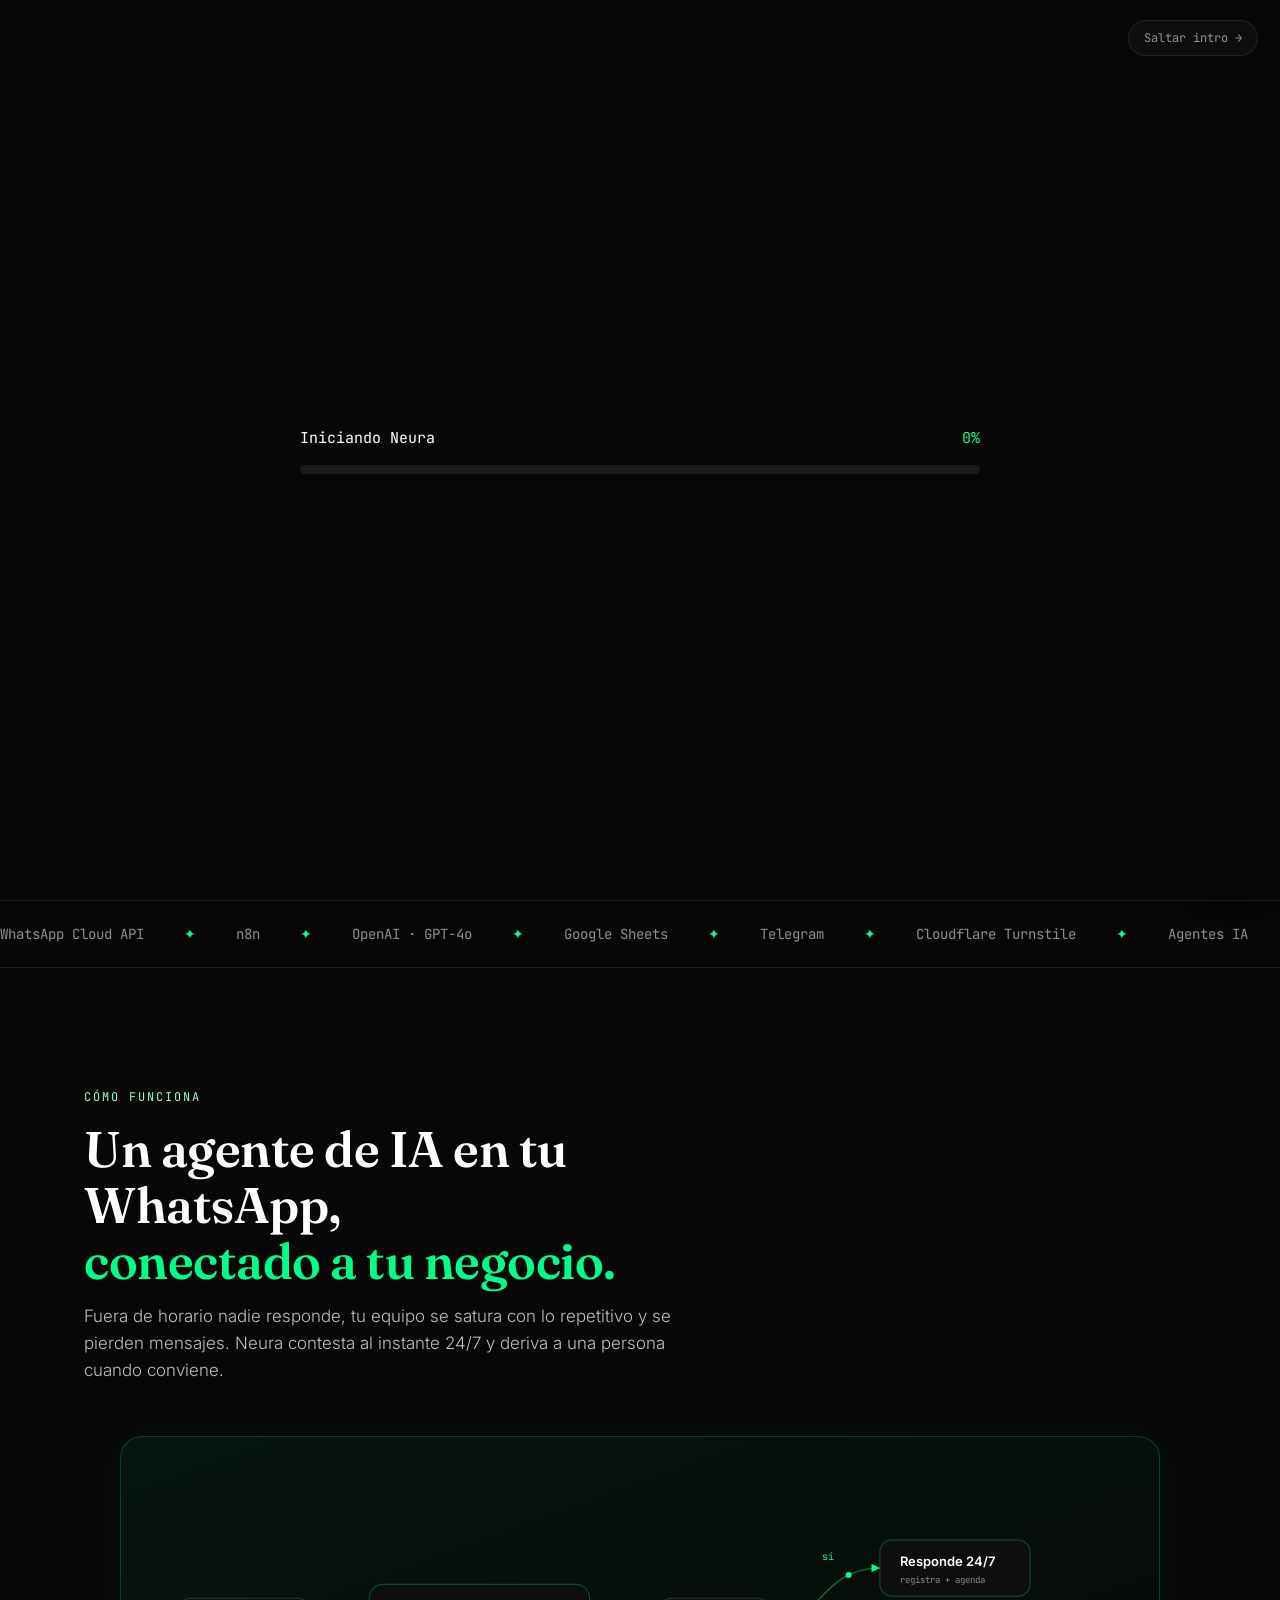
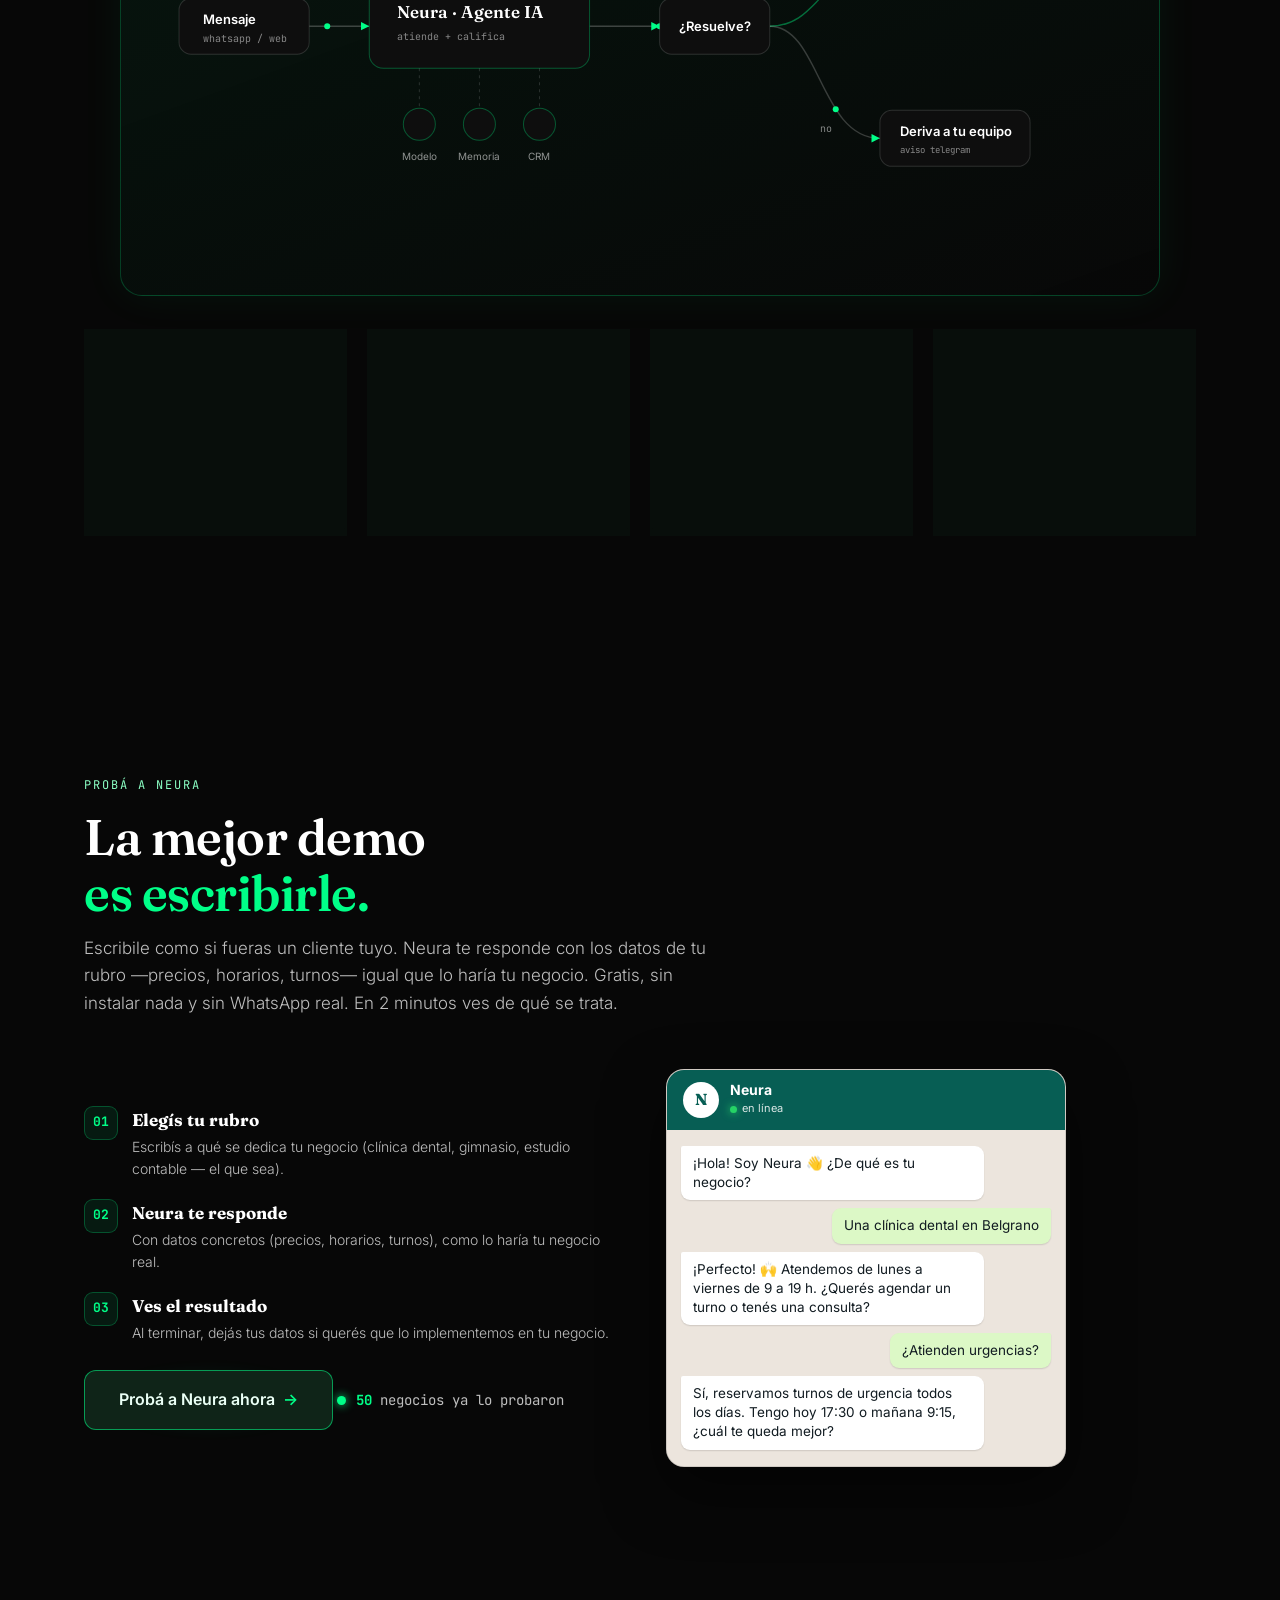
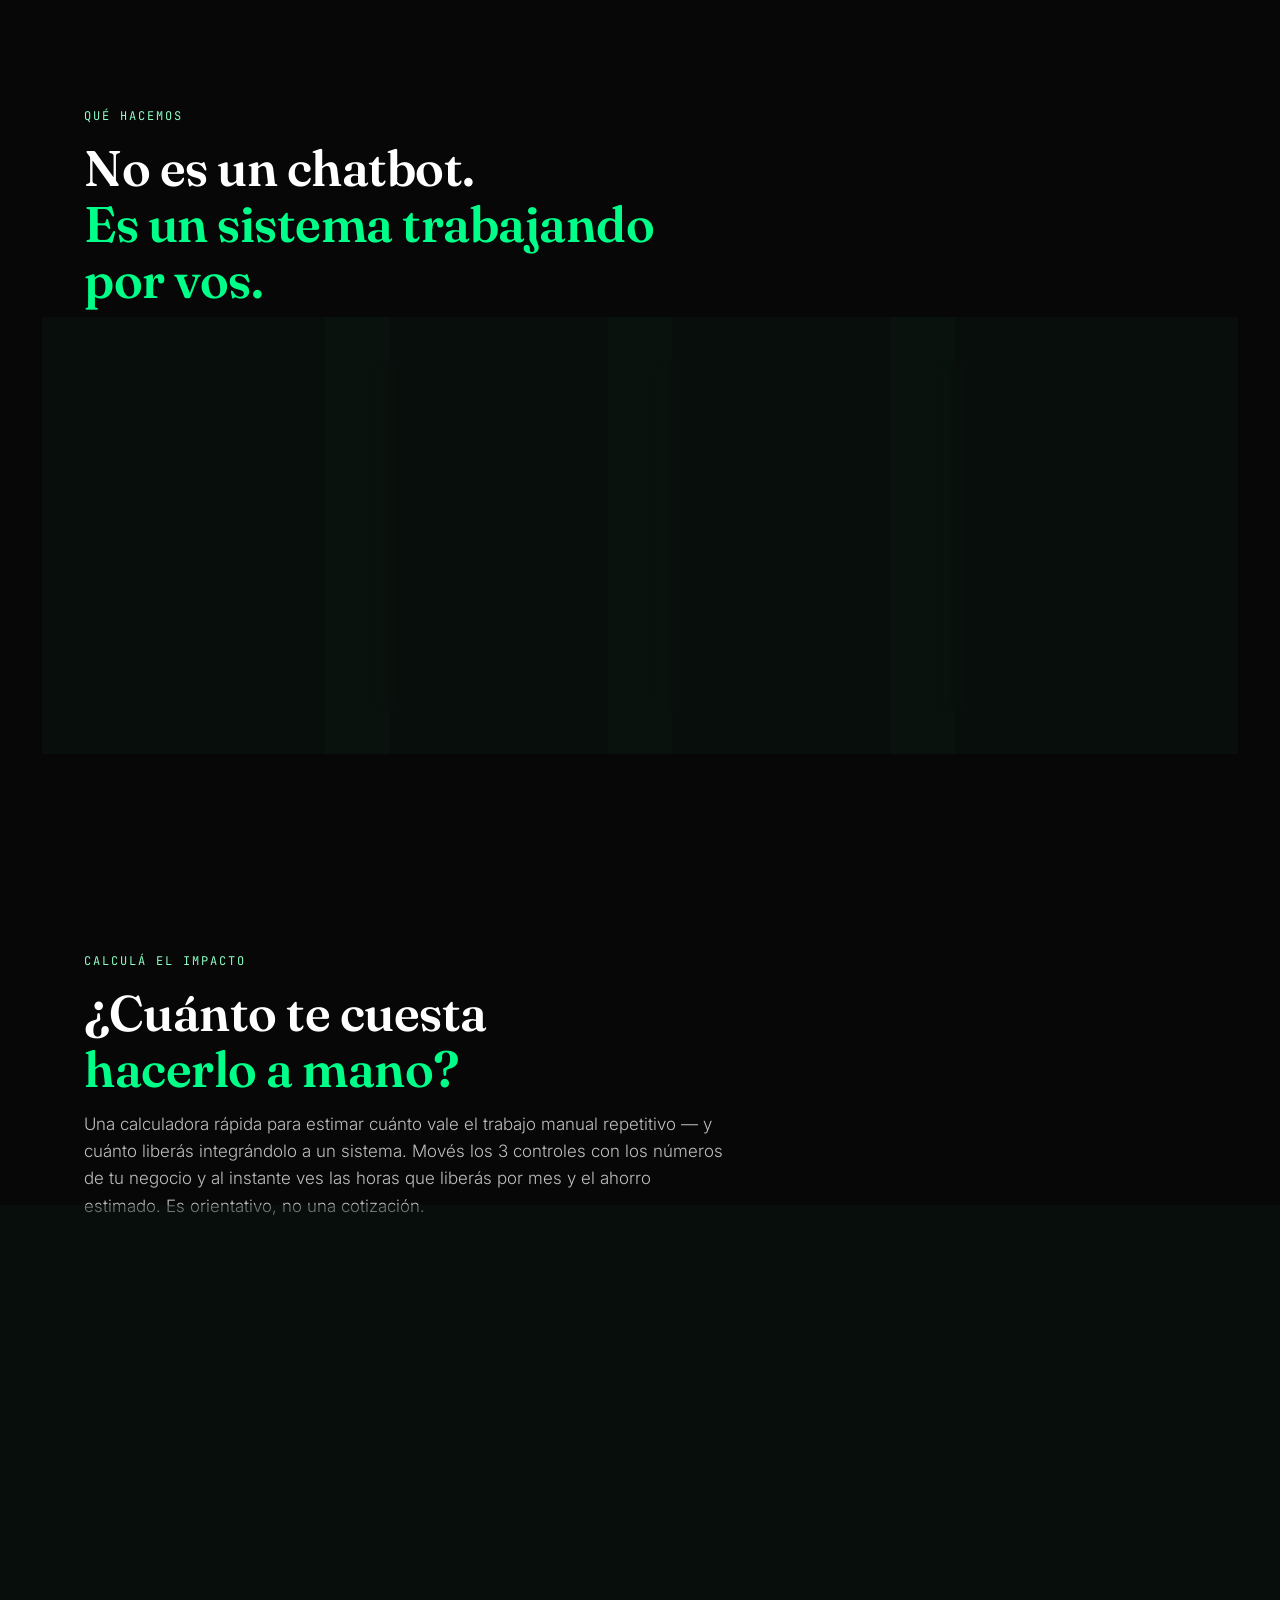
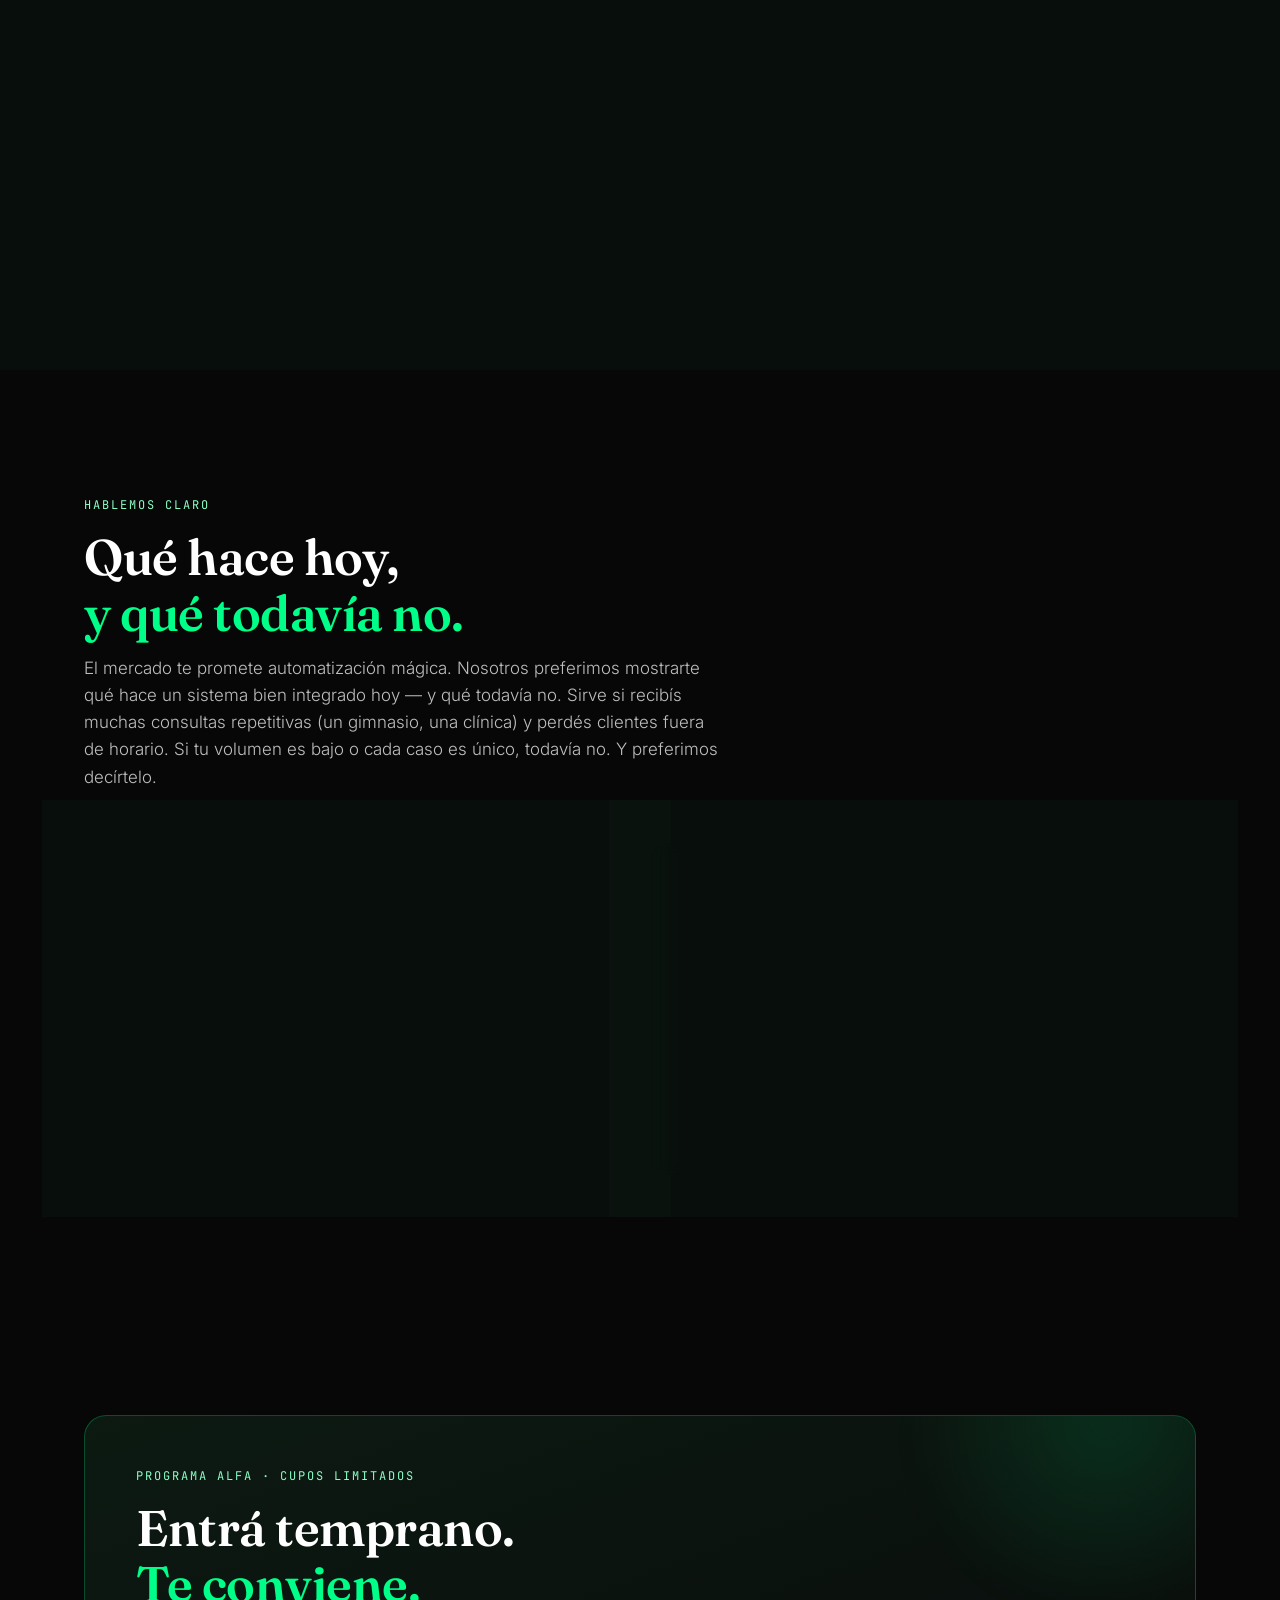
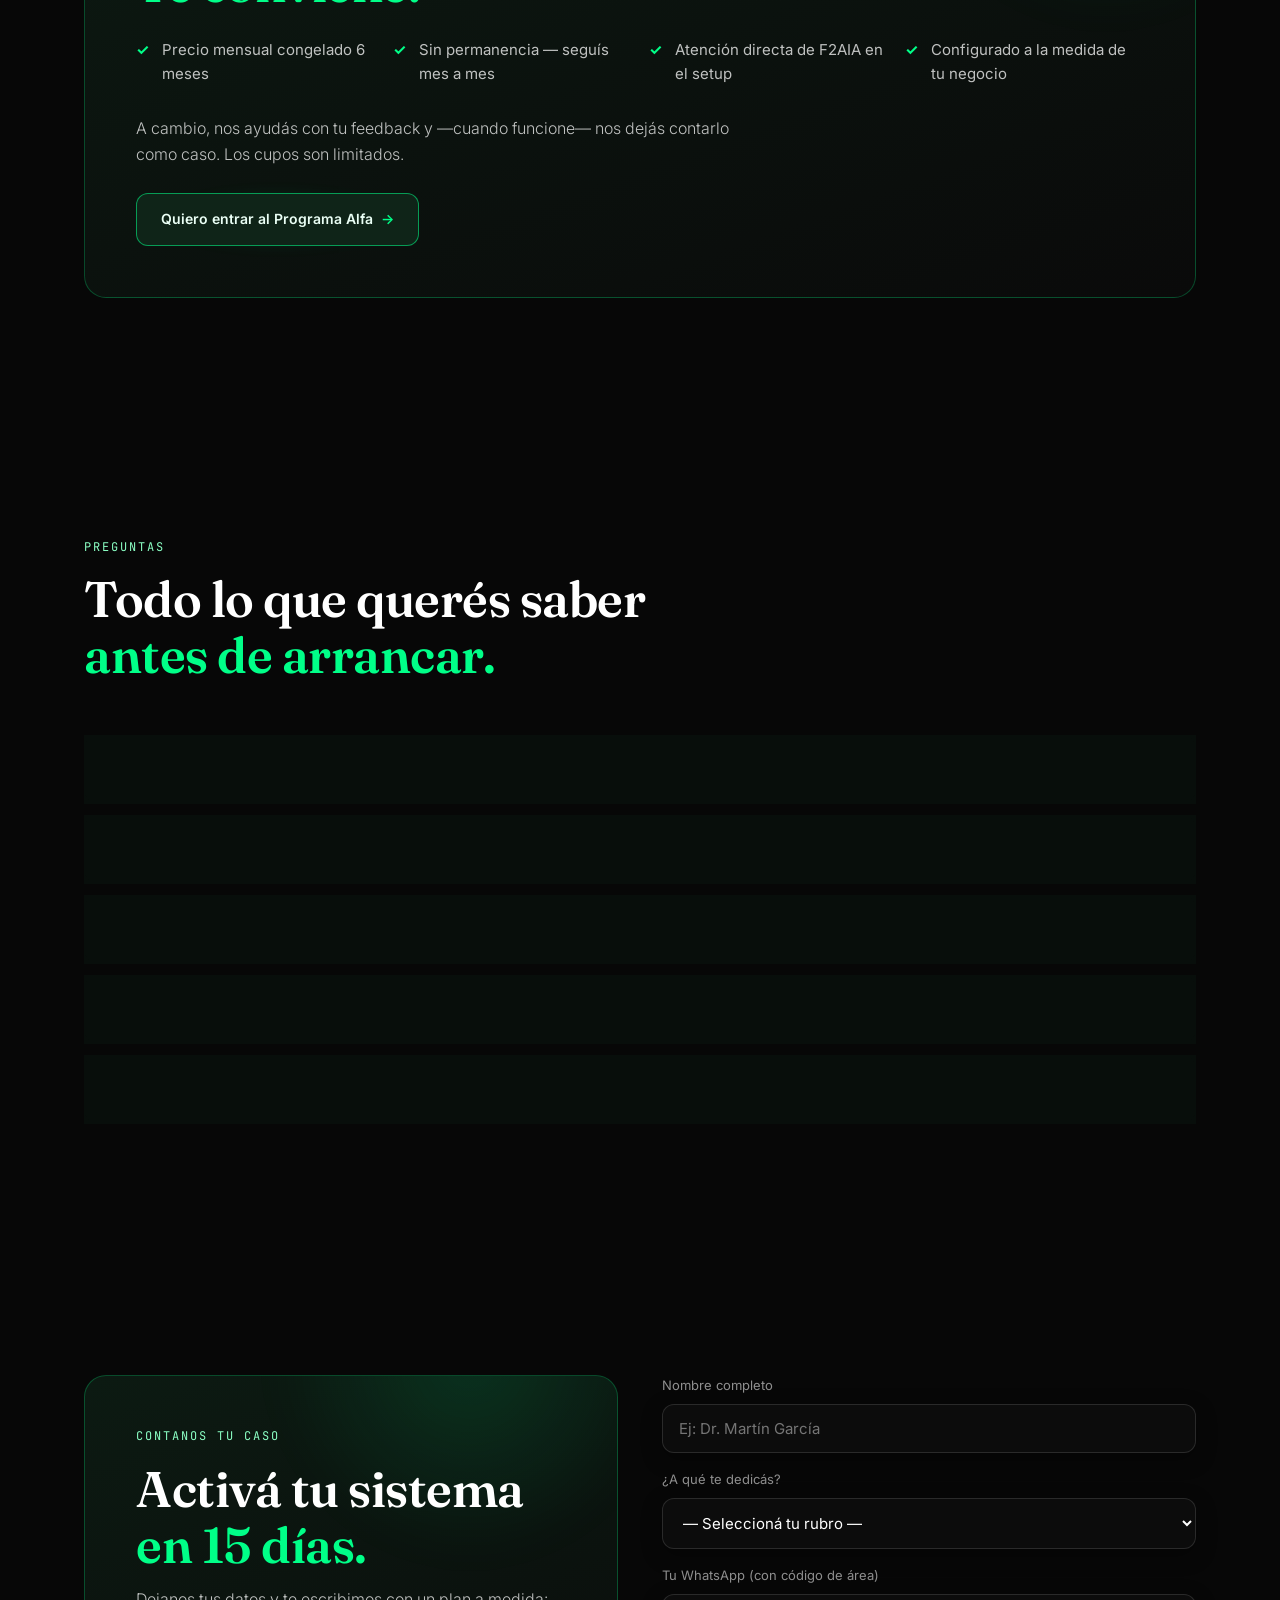
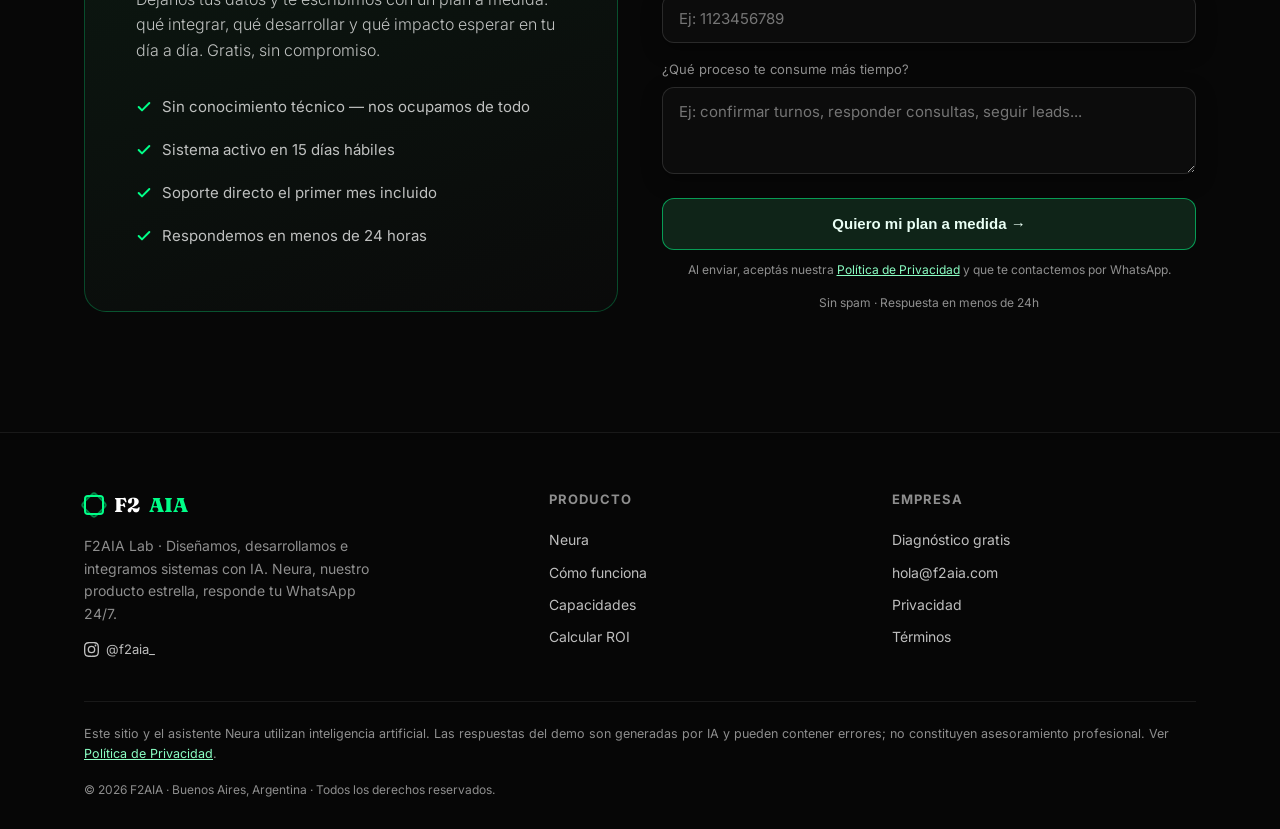
<file: index.html>
<!DOCTYPE html>
<html lang="es">
<head>
  <!-- Google Tag Manager -->
<script>
(function(w,d,s,l,i){w[l]=w[l]||[];w[l].push({'gtm.start':
new Date().getTime(),event:'gtm.js'});var f=d.getElementsByTagName(s)[0],
j=d.createElement(s),dl=l!='dataLayer'?'&l='+l:'';j.async=true;j.src=
'https://www.googletagmanager.com/gtm.js?id='+i+dl;f.parentNode.insertBefore(j,f);
})(window,document,'script','dataLayer','GTM-T6D88SHG');
</script>
<!-- End Google Tag Manager -->
  <meta charset="UTF-8" />
  <meta name="viewport" content="width=device-width, initial-scale=1.0" />
  <title>F2AIA Lab — IA integrada, lo repetitivo resuelto | Neura · Buenos Aires</title>
  <meta name="description" content="Sistemas de IA a medida. Neura responde tu WhatsApp 24/7: resuelve consultas, coordina turnos y deriva a tu equipo cuando hace falta. Buenos Aires." />
  <meta name="robots" content="index, follow" />
  <link rel="canonical" href="https://f2aia.com/" />
  <link rel="icon" type="image/svg+xml" href="/favicon.svg" />
  <meta property="og:type" content="website" />
  <meta property="og:url" content="https://f2aia.com/" />
  <meta property="og:title" content="F2AIA Lab — IA integrada, lo repetitivo resuelto" />
  <meta property="og:description" content="Sistemas de IA a medida. Neura responde tu WhatsApp 24/7: resuelve consultas, coordina turnos y deriva a tu equipo cuando hace falta. Buenos Aires." />
  <meta property="og:locale" content="es_AR" />
  <meta property="og:site_name" content="F2AIA" />
  <meta property="og:image" content="https://f2aia.com/og.png" />
  <meta property="og:image:width" content="1320" />
  <meta property="og:image:height" content="693" />
  <meta property="og:image:alt" content="F2AIA Lab — IA integrada. Lo repetitivo, resuelto." />
  <meta name="twitter:card" content="summary_large_image" />
  <meta name="twitter:image" content="https://f2aia.com/og.png" />
  <script type="application/ld+json">
  {
    "@context": "https://schema.org",
    "@type": "LocalBusiness",
    "name": "F2AIA",
    "description": "Integración de IA para negocios. Producto: Neura, atención por WhatsApp con IA + toma de control humana.",
    "url": "https://f2aia.com/",
    "email": "hola@f2aia.com",
    "telephone": "+5491164858166",
    "address": { "@type": "PostalAddress", "addressLocality": "Buenos Aires", "addressRegion": "CABA", "addressCountry": "AR" },
    "sameAs": ["https://www.facebook.com/profile.php?id=61590053287826","https://www.instagram.com/f2aia_/"]
  }
  </script>
  <link rel="preconnect" href="https://fonts.googleapis.com" />
  <link rel="preconnect" href="https://fonts.gstatic.com" crossorigin />
  <link rel="stylesheet" href="https://fonts.googleapis.com/css2?family=Fraunces:opsz,wght@9..144,400;9..144,500;9..144,600;9..144,700&family=Inter:wght@300;400;500;600;700&family=JetBrains+Mono:wght@400;500;700&display=swap" />
  <!-- Cloudflare Turnstile — portero anti-bot del formulario (gratis, invisible salvo que haga falta) -->
  <script src="https://challenges.cloudflare.com/turnstile/v0/api.js" async defer></script>
  <style>
  :root{
    --bg:#070707; --panel:#0E0E0E; --panel-2:#141414;
    --green:#00FF88; --green-soft:#8BFFC4; --green-deep:#00c46a;
    --white:#fff; --text:rgba(255,255,255,.74); --muted:rgba(255,255,255,.55); --line:rgba(255,255,255,.08);
    --ease:cubic-bezier(.16,1,.3,1); --nav-h:66px; --max:1200px;
  }
  *{margin:0;padding:0;box-sizing:border-box}
  html{scroll-behavior:smooth}
  body{ font-family:'Inter',system-ui,sans-serif; color:var(--white); background:var(--bg); overflow-x:hidden; line-height:1.6 }
  a{color:inherit}
  img,svg{max-width:100%}
  .container{ width:100%; max-width:var(--max); margin:0 auto; padding:0 clamp(18px,4vw,44px) }
  .kicker{ font-family:'JetBrains Mono',monospace; font-size:12px; letter-spacing:2px; text-transform:uppercase; color:var(--green-soft); margin-bottom:14px }
  .green-text{ color:var(--green) }
  h2{ font-family:'Fraunces',Georgia,serif; font-weight:600; font-size:clamp(28px,4.4vw,50px); line-height:1.12; letter-spacing:-.5px }
  section{ position:relative; z-index:10; padding:clamp(72px,10vw,120px) 0 }

  /* ═══ FONDO FIJO (orbe de partículas) ═══ */
  .stage{ position:fixed; inset:0; z-index:0; pointer-events:none }
  #fx{ position:absolute; inset:0; width:100%; height:100%; display:block }
  .orb-name{ position:absolute; left:76%; top:34%; transform:translate(-50%,-50%);
    font-family:'Fraunces',Georgia,serif; font-weight:800; font-size:clamp(22px,3vw,40px); letter-spacing:8px;
    color:rgba(255,255,255,.10); opacity:0; transition:opacity 1s ease; user-select:none; text-shadow:0 0 30px rgba(0,255,136,.2) }
  .orb-name.flash{ opacity:1 }
  .veil{ position:absolute; inset:0; background:linear-gradient(90deg, rgba(7,7,7,.9) 0%, rgba(7,7,7,.5) 45%, rgba(7,7,7,.2) 75%, transparent 100%) }

  /* ═══ INTRO ═══ */
  .install{ position:fixed; z-index:60; inset:0; background:var(--bg); display:flex; flex-direction:column; align-items:center; justify-content:center; transition:opacity .7s ease }
  .code{ width:min(1560px,95vw); font-family:'JetBrains Mono',monospace; font-size:clamp(11px,1.05vw,16px); line-height:1.9; color:var(--green-soft); height:80vh; overflow:hidden;
    -webkit-mask-image:linear-gradient(180deg,transparent,#000 8%,#000 88%,transparent); mask-image:linear-gradient(180deg,transparent,#000 8%,#000 88%,transparent) }
  .code.hide{ display:none }
  .cl{ opacity:0; animation:tin .16s ease forwards; white-space:nowrap; overflow:hidden }
  @keyframes tin{ from{opacity:0} to{opacity:1} }
  .ok{color:var(--green)} .dim{color:rgba(255,255,255,.28)}
  .bar-wrap{ width:min(680px,90vw); display:none; flex-direction:column; gap:15px; text-align:center; font-family:'JetBrains Mono',monospace; font-size:15px; color:#fff }
  .bar-wrap.on{ display:flex }
  .bar-top{ display:flex; justify-content:space-between; align-items:center } .bar-top .pct{ color:var(--green) }
  .bar{ height:9px; border-radius:999px; background:#1a1a1a; overflow:hidden }
  .bar span{ display:block; height:100%; width:0; border-radius:999px; background:linear-gradient(90deg,#00c46a,var(--green)); box-shadow:0 0 16px rgba(0,255,136,.5); transition:width .12s linear }
  .diagram{ position:fixed; z-index:55; inset:0; opacity:0; transition:opacity .9s ease; pointer-events:none; filter:blur(3.2px) }
  .diagram svg{ width:100%; height:100% }
  .skip{ position:fixed; z-index:65; top:20px; right:22px; font-family:'JetBrains Mono',monospace; font-size:12px; color:var(--muted); background:var(--panel); border:1px solid var(--line); padding:9px 15px; border-radius:999px; cursor:pointer }
  .skip:hover{ color:var(--green); border-color:rgba(0,255,136,.4) }

  /* ═══ BOTONES ═══ */
  .btn{ position:relative; font-size:14px; font-weight:600; text-decoration:none; border-radius:12px; padding:14px 24px; cursor:pointer; display:inline-flex; align-items:center; justify-content:center; gap:8px; transition:transform .3s var(--ease), border-color .3s, background .3s; min-height:44px }
  .btn::before{ content:""; position:absolute; inset:-4px; z-index:-1; border-radius:16px; filter:blur(11px); opacity:.7; transition:opacity .3s }
  .btn:hover{ transform:translateY(-2px) } .btn:hover::before{ opacity:1 }
  .btn-primary{ background:#0f2418; color:#eafff5; border:1px solid rgba(0,255,136,.55) }
  .btn-primary::before{ background:radial-gradient(closest-side, rgba(0,255,136,.4), transparent 78%) }
  .btn-primary:hover{ background:#123a24; border-color:rgba(0,255,136,.85) } .btn-primary .ar{ color:var(--green) }
  .btn-ghost{ background:#1a1a1a; color:#fff; border:1px solid rgba(255,255,255,.2) }
  .btn-ghost::before{ background:radial-gradient(closest-side, rgba(255,255,255,.12), transparent 78%) }
  .btn-ghost:hover{ background:#242424; border-color:rgba(255,255,255,.34) }

  /* ═══ NAV (oculto durante la intro; aparece con el contenido) ═══ */
  .nav{ position:fixed; top:0; left:0; right:0; z-index:30; height:var(--nav-h); display:flex; align-items:center; opacity:0; pointer-events:none; transition:background .3s, backdrop-filter .3s, opacity .7s ease }
  .nav.ready{ opacity:1; pointer-events:auto }
  body.intro-lock{ overflow:hidden }
  /* Cápsula flotante: al scrollear, la barra se despega del borde y toma cuerpo (blur + borde + sombra) */
  .nav-inner{ width:calc(100% - clamp(18px,5vw,40px)); max-width:var(--max); margin:0 auto; padding:8px clamp(10px,2vw,16px) 8px clamp(16px,3vw,26px); display:flex; align-items:center; justify-content:space-between;
    border:1px solid transparent; border-radius:999px; transition:background .35s var(--ease), border-color .35s var(--ease), box-shadow .35s var(--ease), backdrop-filter .35s var(--ease) }
  .nav.scrolled .nav-inner{ background:rgba(14,14,14,.72); backdrop-filter:blur(14px) saturate(1.25); border-color:rgba(255,255,255,.10); box-shadow:0 12px 34px rgba(0,0,0,.5) }
  /* Progreso de lectura */
  .nav-progress{ position:fixed; top:0; left:0; right:0; height:2px; z-index:31; pointer-events:none }
  .nav-progress span{ display:block; height:100%; width:0; background:linear-gradient(90deg,var(--green-deep),var(--green)); box-shadow:0 0 10px rgba(0,255,136,.45) }
  .nav-logo{ display:flex; align-items:center; gap:10px; font-family:'Fraunces',Georgia,serif; font-weight:800; font-size:20px; text-decoration:none; letter-spacing:-.3px }
  .nav-logo .iso{ width:20px;height:20px;position:relative;display:inline-block }
  .nav-logo .iso::before,.nav-logo .iso::after{ content:"";position:absolute;inset:0;border:2px solid var(--green);border-radius:4px }
  .nav-logo .iso::after{ transform:rotate(45deg);opacity:.5 } .nav-logo span{ color:var(--green) }
  .nav-links{ display:flex; align-items:center; gap:6px; list-style:none }
  .nav-links a{ position:relative; font-size:14px; color:#cfcfcf; text-decoration:none; padding:9px 14px; border-radius:10px; transition:color .25s var(--ease) }
  .nav-links a:hover{ color:#fff } .nav-links a.hot{ color:var(--green) }
  /* Subrayado verde que crece de izquierda a derecha (reemplaza el fondo gris) */
  .nav-links a:not(.btn)::after{ content:""; position:absolute; left:14px; right:14px; bottom:4px; height:1.5px; border-radius:2px; background:var(--green);
    transform:scaleX(0); transform-origin:left; transition:transform .32s var(--ease) }
  .nav-links a:not(.btn):hover::after{ transform:scaleX(1) }
  .nav-links a.btn{ padding:10px 18px; font-size:13.5px }
  /* CTA compacto de la barra móvil (siempre visible, sin abrir la hamburguesa) */
  .nav-cta-mob{ display:none }
  .nav-burger{ display:none; flex-direction:column; gap:5px; background:none; border:0; cursor:pointer; padding:8px }
  .nav-burger span{ width:24px; height:2px; background:#fff; transition:.3s }
  .nav-mobile{ display:none }

  /* ═══ HERO ═══ */
  .hero{ min-height:100vh; display:flex; align-items:center; padding-top:var(--nav-h) }
  .hero-l{ max-width:720px; opacity:0; transform:translateY(14px); transition:opacity 1s ease, transform 1s var(--ease) }
  .hero-l.on{ opacity:1; transform:none }
  /* Entrada del hero en cascada (volanta → título → bajada → botones → números).
     Antes el bloque entero subía 14px de una sola vez y, después de la intro, no se percibía.
     Se dispara con la clase `.on` que ya pone hero-bg.js — ese archivo NO se toca. */
  .hero-l.on>*{ animation:hero-in 1.5s var(--ease) both }
  .hero-l.on>*:nth-child(1){ animation-delay:.10s }
  .hero-l.on>*:nth-child(3){ animation-delay:1.60s }
  .hero-l.on>*:nth-child(4){ animation-delay:2.05s }
  .hero-l.on>*:nth-child(5){ animation-delay:2.40s }
  @keyframes hero-in{ from{ opacity:0; translate:-26px 22px } to{ opacity:1; translate:0 0 } }
  /* El H1 no entra como bloque: lo hace palabra por palabra (los <span class="w"> los crea un
     script chico al cargar; el retraso de cada palabra se calcula ahí). Si ese script no corre,
     el título se ve igual — sin animación, pero nunca invisible. */
  .hero-l.on>h1{ animation:none }
  .hero h1 .w, .sec-head h2 .w, .alfa-card h2 .w{ display:inline-block; will-change:opacity, translate, filter }
  .hero-l.on h1 .w{ animation:word-in 1.1s var(--ease) both }
  @keyframes word-in{ from{ opacity:0; translate:0 .42em; filter:blur(8px) } to{ opacity:1; translate:0 0; filter:blur(0) } }
  /* Títulos de sección: misma entrada palabra por palabra, pero atada al scroll.
     El tramo de cada palabra (--r desktop / --rm móvil) lo calcula el mismo script del hero. */
  @supports (animation-timeline: view()){
    .sec-head h2.split, .alfa-card h2.split{ animation:none }
    .sec-head h2 .w, .alfa-card h2 .w{ animation:word-in linear both; animation-timeline:view(); animation-range:entry 10% cover var(--r,30%) }
    @media (max-width:820px){ .sec-head h2 .w, .alfa-card h2 .w{ animation-range:entry 10% cover var(--rm,42%) } }
  }
  @media (prefers-reduced-motion:reduce){ .hero-l.on>*, .hero-l.on h1 .w{ animation:none } }
  .eyebrow{ display:inline-flex; align-items:center; gap:9px; margin-bottom:22px; font-family:'JetBrains Mono',monospace; font-size:11px; letter-spacing:2px; text-transform:uppercase; color:var(--green-soft) }
  .eyebrow .d{ width:7px;height:7px;border-radius:50%;background:var(--green);box-shadow:0 0 10px var(--green);animation:pulse 1.8s ease-in-out infinite }
  @keyframes pulse{0%,100%{opacity:1;transform:scale(1)}50%{opacity:.4;transform:scale(.65)}}
  .hero h1{ font-family:'Fraunces',Georgia,serif; font-weight:600; font-size:clamp(52px,8.4vw,104px); line-height:1.0; letter-spacing:-2.5px }
  .hero h1 em{ font-style:normal; font-weight:600; font-size:.62em; line-height:1.12; letter-spacing:-1.5px; display:inline-block; margin-top:.12em; color:var(--green); text-shadow:0 0 30px rgba(0,255,136,.3) }
  .hero .sub{ font-size:clamp(16px,1.75vw,19px); color:var(--text); font-weight:300; max-width:44ch; margin:22px 0 32px }
  .hero .sub b{ color:#fff; font-weight:600 }
  .hero-ctas{ display:flex; gap:14px; flex-wrap:wrap; margin-bottom:40px }
  .stats{ display:flex; align-items:flex-start; flex-wrap:wrap }
  .stat{ padding:0 26px } .stat:first-child{ padding-left:0 } .stat + .stat{ border-left:1px solid var(--line) }
  .stat .n{ font-family:'Fraunces',Georgia,serif; font-weight:800; font-size:clamp(30px,4vw,44px); color:var(--green); line-height:1; text-shadow:0 0 26px rgba(0,255,136,.35) }
  .stat .n .u{ font-size:.5em; margin-left:2px; color:var(--green-soft) }
  .stat .l{ font-size:12.5px; color:var(--muted); margin-top:8px; line-height:1.35 }

  /* ═══ TICKER (marquesina) ═══ */
  .ticker{ z-index:10; position:relative; border-top:1px solid var(--line); border-bottom:1px solid var(--line); padding:20px 0; overflow:hidden; background:rgba(7,7,7,.6); white-space:nowrap }
  .ticker-track{ display:inline-flex; gap:40px; align-items:center; animation:scroll 26s linear infinite; font-family:'JetBrains Mono',monospace; font-size:14px; color:var(--muted) }
  .ticker-track .sep{ color:var(--green) }
  @keyframes scroll{ from{transform:translateX(0)} to{transform:translateX(-50%)} }

  /* ═══ REVEAL ═══ */
  .reveal{ opacity:0; transform:translateY(24px); transition:opacity .7s var(--ease), transform .7s var(--ease) }
  .reveal.is-visible{ opacity:1; transform:none }

  /* ── SISTEMA DE MOVIMIENTO (recorridos cortos, easing suave, escalonado leve) ──
     Regla: nada viaja más de 30px ni dura más de .8s; el escalonado corta al 5º elemento
     para que una grilla larga no se sienta lenta. Todo se apaga con reduced-motion. */

  /* 1. Grillas: cada pieza entra "colgada" de su esquina superior izquierda y se endereza.
        🔴 La lista de `transition` va acá (y no solo en .reveal) A PROPÓSITO: reglas como .card o .step
        vienen DESPUÉS en esta hoja y su `transition` pisaba entera la del .reveal — la opacidad no se
        animaba y el efecto no se veía. Al declararla en un selector más específico, gana esta.
        Se usan `translate`/`rotate`/`scale` (propiedades independientes) para no chocar con el
        `transform` del hover, que necesita su propia duración, más corta. */
  .bento>.reveal, .steps>.reveal, .demo-steps>.reveal, .faq-list>.reveal, .two-col>.reveal,
  .roi-card.reveal, .alfa-card.reveal{
    transform:none; transform-origin:0% 0%; translate:0 38px; rotate:2.4deg; scale:.98;
    transition:opacity .75s var(--ease), translate .75s var(--ease), rotate .75s var(--ease), scale .75s var(--ease),
               border-color .3s, transform .35s var(--ease) }
  .bento>.reveal.is-visible, .steps>.reveal.is-visible, .demo-steps>.reveal.is-visible, .faq-list>.reveal.is-visible,
  .two-col>.reveal.is-visible, .roi-card.reveal.is-visible, .alfa-card.reveal.is-visible{
    translate:0 0; rotate:0deg; scale:1 }

  /* 1-bis. ANIMACIÓN ATADA AL SCROLL — la card se endereza mientras girás la rueda, no "de golpe".
     Con la transición sola, el efecto se dispara cuando la card asoma por el borde de abajo y termina
     fuera del foco. Con `animation-timeline: view()` el avance lo manda la posición en pantalla.
     Va dentro de @supports: donde no exista (Safari viejo, Firefox), sigue funcionando lo de arriba. */
  @supports (animation-timeline: view()){
    .bento>.reveal, .steps>.reveal, .demo-steps>.reveal, .faq-list>.reveal, .two-col>.reveal{
      animation:card-hang linear both; animation-timeline:view(); animation-range:entry 0% cover 34% }
    .bento>.reveal:nth-child(2), .steps>.reveal:nth-child(2), .demo-steps>.reveal:nth-child(2), .faq-list>.reveal:nth-child(2), .two-col>.reveal:nth-child(2){ animation-range:entry 0% cover 40% }
    .bento>.reveal:nth-child(3), .steps>.reveal:nth-child(3), .demo-steps>.reveal:nth-child(3), .faq-list>.reveal:nth-child(3){ animation-range:entry 0% cover 46% }
    .bento>.reveal:nth-child(n+4), .steps>.reveal:nth-child(n+4), .demo-steps>.reveal:nth-child(n+4), .faq-list>.reveal:nth-child(n+4){ animation-range:entry 0% cover 52% }

    /* Piezas grandes (calculadora ROI, card de Alfa, diagrama de flujo, mockup del chat):
       misma idea pero MUCHO más contenida — un panel ancho inclinado 8° se ve roto, no premium. */
    .roi-card.reveal, .alfa-card.reveal, .flow-wrap.reveal, .chatmock.reveal{
      animation:panel-hang linear both; animation-timeline:view(); animation-range:entry 0% cover 30% }

    /* Texto: el bloque de título entra desde la izquierda, en orden (volanta → título → bajada) */
    .sec-head.reveal>*{ animation:text-in linear both; animation-timeline:view(); animation-range:entry 8% cover 24% }
    .sec-head.reveal>*:nth-child(2){ animation-range:entry 8% cover 30% }
    .sec-head.reveal>*:nth-child(3){ animation-range:entry 8% cover 36% }

    /* En móvil la pantalla es más corta: el mismo recorrido se consume en 2 gestos y no se aprecia.
       Se estira el tramo de scroll (no la "velocidad") para que el movimiento dure más dedo. */
    @media (max-width:820px){
      .bento>.reveal, .steps>.reveal, .demo-steps>.reveal, .faq-list>.reveal, .two-col>.reveal{ animation-range:entry 0% cover 58% }
      .bento>.reveal:nth-child(2), .steps>.reveal:nth-child(2), .demo-steps>.reveal:nth-child(2), .faq-list>.reveal:nth-child(2), .two-col>.reveal:nth-child(2){ animation-range:entry 0% cover 62% }
      .bento>.reveal:nth-child(3), .steps>.reveal:nth-child(3), .demo-steps>.reveal:nth-child(3), .faq-list>.reveal:nth-child(3){ animation-range:entry 0% cover 66% }
      .bento>.reveal:nth-child(n+4), .steps>.reveal:nth-child(n+4), .demo-steps>.reveal:nth-child(n+4), .faq-list>.reveal:nth-child(n+4){ animation-range:entry 0% cover 70% }
      .roi-card.reveal, .alfa-card.reveal, .flow-wrap.reveal, .chatmock.reveal{ animation-range:entry 0% cover 52% }
      .sec-head.reveal>*{ animation-range:entry 8% cover 42% }
      .sec-head.reveal>*:nth-child(2){ animation-range:entry 8% cover 48% }
      .sec-head.reveal>*:nth-child(3){ animation-range:entry 8% cover 54% }
    }
  }
  @keyframes card-hang{
    from{ opacity:0; translate:0 110px; rotate:8deg; scale:.9 }
    45% { opacity:1 }
    to  { opacity:1; translate:0 0;     rotate:0deg; scale:1 }
  }
  @keyframes panel-hang{
    from{ opacity:0; translate:0 70px; rotate:2.2deg; scale:.955 }
    45% { opacity:1 }
    to  { opacity:1; translate:0 0;    rotate:0deg;   scale:1 }
  }
  @keyframes text-in{
    from{ opacity:0; translate:-34px 10px }
    55% { opacity:1 }
    to  { opacity:1; translate:0 0 }
  }
  .bento>.reveal:nth-child(2), .steps>.reveal:nth-child(2), .demo-steps>.reveal:nth-child(2), .faq-list>.reveal:nth-child(2){ transition-delay:.08s }
  .bento>.reveal:nth-child(3), .steps>.reveal:nth-child(3), .demo-steps>.reveal:nth-child(3), .faq-list>.reveal:nth-child(3){ transition-delay:.16s }
  .bento>.reveal:nth-child(4), .steps>.reveal:nth-child(4), .demo-steps>.reveal:nth-child(4), .faq-list>.reveal:nth-child(4){ transition-delay:.24s }
  .bento>.reveal:nth-child(n+5), .steps>.reveal:nth-child(n+5), .demo-steps>.reveal:nth-child(n+5), .faq-list>.reveal:nth-child(n+5){ transition-delay:.3s }

  /* 2. Títulos de sección: el movimiento lo hacen kicker → título → bajada, no el bloque entero */
  .sec-head.reveal{ opacity:1; transform:none; transition:none }
  .sec-head.reveal>*{ opacity:0; transform:translateY(16px); transition:opacity .6s var(--ease), transform .6s var(--ease) }
  .sec-head.reveal.is-visible>*{ opacity:1; transform:none }
  .sec-head.reveal.is-visible>*:nth-child(2){ transition-delay:.1s }
  .sec-head.reveal.is-visible>*:nth-child(3){ transition-delay:.2s }

  /* 3. Hover: elevación mínima y borde que responde (la card ya tenía el glow) */
  .card{ transition:border-color .3s, transform .35s var(--ease) }
  .card:hover{ transform:translateY(-3px) }
  .btn .ar{ transition:transform .3s var(--ease) }
  .btn:hover .ar{ transform:translateX(3px) }

  @media (prefers-reduced-motion:reduce){
    .bento>.reveal, .steps>.reveal, .demo-steps>.reveal, .faq-list>.reveal,
    .sec-head.reveal>*{ transform:none!important; translate:none!important; rotate:0deg!important; scale:1!important; transition-delay:0s!important }
    .card:hover{ transform:none }
  }

  /* ═══ CARDS SÓLIDAS ═══ */
  /* Superficie con tinte verde translúcido — misma receta que la card del Programa Alfa.
     Antes eran #0E0E0E sobre #070707: casi invisibles, y en móvil (sin hover) nunca despertaban. */
  .card{ position:relative; background:rgba(11,26,19,.46); backdrop-filter:blur(7px); -webkit-backdrop-filter:blur(7px);
    border:1px solid rgba(0,255,136,.18); border-radius:18px; padding:30px }
  .card:hover{ border-color:rgba(0,255,136,.38); background:rgba(13,32,23,.55) }
  .card::before{ content:""; position:absolute; inset:-1px; z-index:-1; border-radius:19px; background:radial-gradient(140px 90px at 25% 0%, rgba(0,255,136,.16), transparent 72%); filter:blur(14px); opacity:0; transition:opacity .35s }
  .card:hover::before{ opacity:1 }
  .card:hover{ border-color:rgba(0,255,136,.28) }
  .card .ic{ width:52px; height:52px; border-radius:13px; display:grid; place-items:center; background:rgba(0,255,136,.08); border:1px solid rgba(0,255,136,.22); color:var(--green); margin-bottom:20px }
  .card h3{ font-family:'Fraunces',Georgia,serif; font-weight:700; font-size:20px; margin-bottom:10px }
  .card p{ color:var(--text); font-size:15px; font-weight:300 }
  .sec-head{ max-width:640px; margin-bottom:52px }
  .sec-head p.lead{ color:var(--text); margin-top:14px; font-weight:300; font-size:17px }

  .grid-3{ display:grid; grid-template-columns:repeat(auto-fit,minmax(280px,1fr)); gap:22px }

  /* SOLUCIÓN / WORKFLOW */
  /* workflow transparente (se ve el fondo), horizontal desktop / vertical móvil */
  .flow-wrap{ padding:clamp(20px,3vw,40px); margin:0 auto; max-width:1040px; background:linear-gradient(160deg, rgba(0,255,136,.06), rgba(10,10,10,.30)); border:1px solid rgba(0,255,136,.22); border-radius:22px; position:relative; overflow:hidden; box-shadow:0 0 44px rgba(0,255,136,.06) }
  .flow-desktop{ width:100%; height:auto; display:block }
  .flow-mobile{ display:none; width:100%; max-width:340px; height:auto; margin:0 auto }
  @media(max-width:820px){ .flow-desktop{ display:none } .flow-mobile{ display:block } }
  .steps{ display:grid; grid-template-columns:repeat(auto-fit,minmax(220px,1fr)); gap:20px; margin-top:34px }
  .step{ background:rgba(11,26,19,.46); backdrop-filter:blur(7px); -webkit-backdrop-filter:blur(7px);
    border:1px solid rgba(0,255,136,.18); border-radius:16px; padding:24px; transition:border-color .3s, transform .3s, background .3s }
  .step:hover{ border-color:rgba(0,255,136,.38); background:rgba(13,32,23,.55); transform:translateY(-2px) }
  .step .sn{ font-family:'JetBrains Mono',monospace; color:var(--green); font-size:13px; font-weight:700 }
  .step h4{ font-family:'Fraunces',Georgia,serif; font-weight:700; font-size:17px; margin:8px 0 6px }
  .step p{ color:var(--text); font-size:14px; font-weight:300 }

  /* BENTO */
  .bento{ display:grid; grid-template-columns:repeat(4,1fr); gap:20px }
  .bento .card.wide{ grid-column:span 2 }
  .bento .tag{ position:absolute; top:20px; right:20px; font-family:'JetBrains Mono',monospace; font-size:11px; color:var(--green); background:rgba(0,255,136,.08); border:1px solid rgba(0,255,136,.25); padding:5px 10px; border-radius:999px }

  /* ROI */
  .roi-card{ background:rgba(11,26,19,.44); backdrop-filter:blur(8px); -webkit-backdrop-filter:blur(8px);
    border:1px solid rgba(0,255,136,.2); border-radius:22px; padding:clamp(24px,4vw,44px); display:grid; grid-template-columns:1fr 1fr; gap:44px;
    box-shadow:0 0 0 1px rgba(0,255,136,.04), 0 24px 60px rgba(0,0,0,.55) }
  /* La columna de resultados se separa de los controles con su propia superficie */
  .roi-out{ background:rgba(0,255,136,.035); border:1px solid rgba(0,255,136,.12); border-radius:16px; padding:clamp(18px,2.5vw,26px) }
  .roi-controls label{ display:block; margin-bottom:28px }
  .roi-controls .lab{ display:flex; justify-content:space-between; align-items:baseline; margin-bottom:12px; font-size:14px; color:var(--text) }
  .roi-controls .val{ font-family:'JetBrains Mono',monospace; color:var(--green); font-weight:700; font-size:18px }
  input[type=range]{ -webkit-appearance:none; appearance:none; width:100%; height:6px; border-radius:999px; background:#1e1e1e; outline:none }
  input[type=range]::-webkit-slider-thumb{ -webkit-appearance:none; width:20px; height:20px; border-radius:50%; background:var(--green); cursor:pointer; box-shadow:0 0 14px rgba(0,255,136,.6) }
  input[type=range]::-moz-range-thumb{ width:20px; height:20px; border:0; border-radius:50%; background:var(--green); cursor:pointer; box-shadow:0 0 14px rgba(0,255,136,.6) }
  .roi-out{ display:flex; flex-direction:column; justify-content:center; gap:22px }
  .roi-out .ro{ border-left:2px solid rgba(0,255,136,.35); padding-left:18px }
  .roi-out .ro .rn{ font-family:'JetBrains Mono',monospace; font-weight:700; font-size:clamp(26px,4vw,40px); color:var(--green); text-shadow:0 0 24px rgba(0,255,136,.3) }
  .roi-out .ro .rl{ color:var(--muted); font-size:13px; margin-top:4px }
  .roi-note{ font-size:12px; color:var(--muted); margin-top:8px; font-style:italic }

  /* DEMO INFO / EDUCATIVO / PRUEBA */
  .two-col{ display:grid; grid-template-columns:1fr 1fr; gap:22px }
  .list-check li, .list-cross li{ list-style:none; padding:10px 0 10px 30px; position:relative; color:var(--text); font-size:15px; border-bottom:1px solid var(--line) }
  .list-check li::before{ content:""; position:absolute; left:0; top:16px; width:16px; height:16px; border-radius:50%; background:rgba(0,255,136,.15); }
  .list-check li::after{ content:"✓"; position:absolute; left:3px; top:9px; color:var(--green); font-size:12px; font-weight:700 }
  .list-cross li::before{ content:""; position:absolute; left:0; top:16px; width:16px; height:16px; border-radius:50%; background:rgba(255,255,255,.06) }
  .list-cross li::after{ content:"→"; position:absolute; left:2px; top:9px; color:var(--muted); font-size:12px }

  .demo-live{ display:inline-flex; align-items:center; gap:10px; font-family:'JetBrains Mono',monospace; font-size:14px; color:var(--text); margin-top:8px }
  .demo-live .dot{ width:9px; height:9px; border-radius:50%; background:var(--green); box-shadow:0 0 10px var(--green); animation:pulse 2s ease-in-out infinite }
  .demo-live strong{ color:var(--green) } #dlc-num.dlc-bump{ animation:bump .5s ease }
  @keyframes bump{ 0%{transform:scale(1)} 40%{transform:scale(1.25)} 100%{transform:scale(1)} }

  /* Demo en 2 columnas */
  .demo-grid{ display:grid; grid-template-columns:1fr 1fr; gap:clamp(28px,4vw,56px); align-items:center }
  .demo-steps{ display:flex; flex-direction:column; gap:18px; margin-bottom:26px }
  .demo-step{ display:flex; gap:14px; align-items:flex-start }
  .demo-step .ds-n{ font-family:'JetBrains Mono',monospace; color:var(--green); font-weight:700; font-size:13px; background:rgba(0,255,136,.08); border:1px solid rgba(0,255,136,.25); width:34px; height:34px; border-radius:9px; display:grid; place-items:center; flex-shrink:0 }
  .demo-step h4{ font-family:'Fraunces',Georgia,serif; font-weight:700; font-size:17px; margin-bottom:3px }
  .demo-step p{ color:var(--text); font-size:14px; font-weight:300 }

  /* Mockup de chat del demo — estilo WhatsApp real (fondo claro) */
  .chatmock{ max-width:400px; margin:0; background:#ECE5DD; border:1px solid rgba(0,0,0,.12); border-radius:18px; overflow:hidden; position:relative; box-shadow:0 24px 60px rgba(0,0,0,.5) }
  .chatmock::before{ content:""; position:absolute; inset:-1px; z-index:-1; border-radius:19px; background:radial-gradient(220px 140px at 50% 0%, rgba(0,255,136,.24), transparent 72%); filter:blur(20px) }
  .cm-head{ display:flex; align-items:center; gap:11px; padding:12px 16px; background:#075E54 }
  .cm-av{ width:36px; height:36px; border-radius:50%; background:#fff; display:grid; place-items:center; color:#075E54; font-weight:800; font-family:'Fraunces',Georgia,serif; font-size:16px }
  .cm-who{ font-weight:700; font-size:14px; line-height:1.2; color:#fff }
  .cm-status{ font-size:11px; color:rgba(255,255,255,.85); display:flex; align-items:center; gap:5px; margin-top:2px }
  .cm-status .dot{ width:7px; height:7px; border-radius:50%; background:#25D366; box-shadow:0 0 8px #25D366 }
  .cm-body{ padding:16px 14px; display:flex; flex-direction:column; gap:8px; background:#ECE5DD }
  .cm-b{ max-width:82%; padding:8px 12px; border-radius:9px; font-size:13.5px; line-height:1.42; box-shadow:0 1px 1.5px rgba(0,0,0,.13) }
  .cm-in{ align-self:flex-start; background:#fff; color:#111b21; border-top-left-radius:2px }
  .cm-out{ align-self:flex-end; background:#DCF8C6; color:#111b21; border-top-right-radius:2px }

  /* ALFA */
  .alfa-card{ background:linear-gradient(160deg,#0c1a12,#0a0a0a); border:1px solid rgba(0,255,136,.25); border-radius:22px; padding:clamp(28px,4vw,52px); position:relative; overflow:hidden }
  .alfa-card::before{ content:""; position:absolute; top:-40%; right:-10%; width:400px; height:400px; background:radial-gradient(circle, rgba(0,255,136,.12), transparent 70%); filter:blur(20px) }
  .alfa-benefits{ display:grid; grid-template-columns:repeat(auto-fit,minmax(200px,1fr)); gap:18px; margin:26px 0 30px; position:relative }
  .alfa-benefits div{ padding-left:26px; position:relative; color:var(--text); font-size:15px }
  .alfa-benefits div::before{ content:"✓"; position:absolute; left:0; color:var(--green); font-weight:700 }

  /* FAQ */
  /* Cada pregunta es una tarjeta translúcida (antes eran renglones sueltos sobre el fondo negro) */
  .faq-item{ background:rgba(11,26,19,.46); backdrop-filter:blur(7px); -webkit-backdrop-filter:blur(7px);
    border:1px solid rgba(0,255,136,.18); border-radius:14px; margin-bottom:12px; padding:0 22px; transition:border-color .3s, background .3s }
  .faq-item:hover{ border-color:rgba(0,255,136,.34); background:rgba(13,32,23,.55) }
  .faq-btn{ width:100%; background:none; border:0; color:#fff; font-size:17px; font-weight:600; text-align:left; padding:22px 0; display:flex; justify-content:space-between; align-items:center; cursor:pointer; font-family:inherit }
  .faq-ic{ color:var(--green); transition:transform .3s; flex-shrink:0; margin-left:16px }
  .faq-item.open .faq-ic{ transform:rotate(45deg) }
  .faq-answer{ max-height:0; overflow:hidden; transition:max-height .35s ease }
  .faq-item.open .faq-answer{ max-height:260px }
  .faq-answer p{ color:var(--text); font-weight:300; padding-bottom:22px; max-width:70ch }

  /* FORM */
  .form-wrap{ display:grid; grid-template-columns:1fr 1fr; gap:44px; align-items:start }
  .form-copy .lead{ color:var(--text); margin:14px 0 24px; font-weight:300; font-size:16px }
  .form-benefits{ list-style:none }
  .form-benefits li{ display:flex; gap:10px; align-items:flex-start; padding:8px 0; color:var(--text); font-size:15px }
  .form-benefits .fb{ color:var(--green); flex-shrink:0; margin-top:3px }
  /* form: contenedor transparente, campos flotando sobre el fondo */
  .form-card{ background:transparent; border:none; padding:0 }
  .field-group{ margin-bottom:16px }
  .field-group label{ display:block; font-size:13px; color:var(--muted); margin-bottom:8px }
  .field-group input,.field-group select,.field-group textarea{ width:100%; background:rgba(16,16,16,.72); backdrop-filter:blur(8px); border:1px solid rgba(255,255,255,.12); border-radius:12px; padding:14px 16px; color:#fff; font-family:inherit; font-size:15px; transition:border-color .2s, box-shadow .2s; box-shadow:0 6px 20px rgba(0,0,0,.35) }
  .field-group input:focus,.field-group select:focus,.field-group textarea:focus{ outline:none; border-color:rgba(0,255,136,.5) }
  .btn-submit{ width:100%; position:relative; font-size:15px; font-weight:700; border-radius:12px; padding:16px; cursor:pointer; border:1px solid rgba(0,255,136,.55); background:#0f2418; color:#eafff5; min-height:52px; transition:background .3s }
  .btn-submit:hover{ background:#123a24 }
  .btn-sending,.btn-sent{ display:none } .btn-submit.is-sending .btn-label,.btn-submit.is-sent .btn-label{ display:none }
  .btn-submit.is-sending .btn-sending{ display:inline } .btn-submit.is-sent .btn-sent{ display:inline-flex; align-items:center; gap:8px; justify-content:center }
  .form-disclaimer{ font-size:12px; color:var(--muted); text-align:center; margin-top:14px }
  .form-consent{ font-size:12px; color:var(--muted); margin-top:10px; text-align:center } .form-consent a{ color:var(--green-soft) }
  .form-note{ font-size:12px; color:var(--muted); text-align:center; margin:0 0 12px }
  .cf-turnstile:not(:empty){ margin:0 0 14px; display:flex; justify-content:center }

  /* FOOTER */
  footer{ position:relative; z-index:10; border-top:1px solid var(--line); background:rgba(7,7,7,.85); padding:56px 0 30px }
  .foot-grid{ display:grid; grid-template-columns:1.4fr 1fr 1fr; gap:40px; margin-bottom:36px }
  .foot-brand p{ color:var(--muted); font-size:14px; margin:14px 0; max-width:34ch }
  .foot-col h5{ font-size:13px; color:var(--muted); text-transform:uppercase; letter-spacing:1px; margin-bottom:14px }
  .foot-col a{ display:block; color:var(--text); text-decoration:none; font-size:14px; padding:5px 0 } .foot-col a:hover{ color:var(--green) }
  .ai-notice{ font-size:12.5px; color:var(--muted); border-top:1px solid var(--line); padding-top:22px; margin-bottom:16px; line-height:1.6 } .ai-notice a{ color:var(--green-soft) }
  .foot-bottom{ font-size:12px; color:var(--muted) }
  .soc a{ display:inline-flex; align-items:center; gap:7px; color:var(--text); text-decoration:none; font-size:13px; margin-right:16px } .soc a:hover{ color:var(--green) }

  /* WHATSAPP FAB */
  .wa-fab{ position:fixed; bottom:22px; right:22px; z-index:35; width:58px; height:58px; border-radius:50%; background:#25D366; color:#fff; display:grid; place-items:center; box-shadow:0 10px 30px rgba(0,0,0,.5); transition:transform .3s, box-shadow .3s }
  .wa-fab::after{ content:""; position:absolute; inset:0; border-radius:50%; animation:wa-pulse 2.2s ease-out infinite; pointer-events:none }
  @keyframes wa-pulse{ 0%{ box-shadow:0 0 0 0 rgba(37,211,102,.5) } 70%{ box-shadow:0 0 0 16px rgba(37,211,102,0) } 100%{ box-shadow:0 0 0 0 rgba(37,211,102,0) } }
  .wa-fab:hover{ transform:scale(1.08); box-shadow:0 10px 40px rgba(37,211,102,.45) }
  .wa-label{ position:absolute; right:70px; top:50%; transform:translateY(-50%) translateX(6px); background:#0E0E0E; color:#fff; border:1px solid var(--line); font-size:13px; padding:7px 12px; border-radius:10px; white-space:nowrap; opacity:0; pointer-events:none; transition:opacity .25s, transform .25s; box-shadow:0 8px 24px rgba(0,0,0,.4) }
  .wa-fab:hover .wa-label{ opacity:1; transform:translateY(-50%) translateX(0) }

  /* ═══ CURSOR custom (aro negro con borde verde que late) ═══ */
  .cursor-dot{ position:fixed; top:0; left:0; z-index:9999; pointer-events:none; will-change:transform }
  .cursor-dot .cur-ring{ width:26px; height:26px; margin:-13px 0 0 -13px; border-radius:50%; background:rgba(7,7,7,.5); border:1.5px solid rgba(0,255,136,.6); box-shadow:0 0 12px rgba(0,255,136,.35); transition:transform .18s ease, background .2s; animation:cur-beat 1.6s ease-in-out infinite }
  .cursor-dot.cur-hover .cur-ring{ transform:scale(1.7); background:rgba(0,255,136,.14) }
  @keyframes cur-beat{ 0%,100%{ box-shadow:0 0 10px rgba(0,255,136,.30); border-color:rgba(0,255,136,.5) } 50%{ box-shadow:0 0 20px rgba(0,255,136,.6); border-color:rgba(0,255,136,.95) } }
  html.has-cursor, html.has-cursor *{ cursor:none }
  .cursor-arrow{ position:fixed; top:0; left:0; z-index:10000; pointer-events:none; will-change:transform; animation:cur-arrow-beat 1.6s ease-in-out infinite }
  @keyframes cur-arrow-beat{ 0%,100%{ filter:drop-shadow(0 0 3px rgba(0,255,136,.35)) } 50%{ filter:drop-shadow(0 0 9px rgba(0,255,136,.85)) } }

  /* ═══ RESPONSIVE ═══ */
  @media (max-width:900px){
    .roi-card{ grid-template-columns:1fr } .form-wrap{ grid-template-columns:1fr } .two-col{ grid-template-columns:1fr }
    .bento{ grid-template-columns:1fr 1fr } .bento .card.wide{ grid-column:span 2 }
    .foot-grid{ grid-template-columns:1fr 1fr }
  }
  /* Nav: la hamburguesa entra a 960px (antes 820) porque el header suma el CTA de Programa Alfa */
  @media (max-width:960px){
    .nav-links{ display:none } .nav-burger{ display:flex }
    .nav-cta-mob{ display:inline-flex; margin-left:auto; margin-right:8px; padding:9px 16px; font-size:13px; min-height:38px; border-radius:999px }
    .nav.scrolled .nav-inner{ border-radius:18px }
    .nav.open .nav-mobile{ display:flex; flex-direction:column; gap:4px; position:absolute; top:var(--nav-h); left:0; right:0; background:rgba(10,10,10,.97); backdrop-filter:blur(12px); border-bottom:1px solid var(--line); padding:14px 18px }
    .nav.open .nav-mobile a{ color:#fff; text-decoration:none; padding:12px; border-radius:10px; font-size:16px } .nav.open .nav-mobile a:hover{ background:rgba(255,255,255,.05) }
    .nav.open .nav-mobile a.nav-mob-cta{ background:rgba(0,255,136,.07); border:1px solid rgba(0,255,136,.3); color:#eafff5; font-weight:600; margin-top:6px }
    .nav.open .nav-mobile a.nav-mob-cta:hover{ background:rgba(0,255,136,.12) }
    .nav.open .nav-mobile a.nav-mob-cta .ar{ color:var(--green) }
    .nav.open .nav-mobile a.nav-mob-cta small{ display:block; font-size:12px; font-weight:400; color:var(--muted); margin-top:2px }
    .nav.open .nav-burger span:nth-child(1){ transform:translateY(7px) rotate(45deg) }
    .nav.open .nav-burger span:nth-child(2){ opacity:0 }
    .nav.open .nav-burger span:nth-child(3){ transform:translateY(-7px) rotate(-45deg) }
  }
  /* En pantallas muy angostas el CTA queda solo como "Alfa →" para no apretar la barra */
  @media (max-width:360px){ .pa-long{ display:none } }
  @media (max-width:820px){
    .orb-name{ left:50%; top:22%; font-size:clamp(22px,6.5vw,38px); color:rgba(255,255,255,.11) }
    .veil{ background:linear-gradient(180deg, rgba(7,7,7,.3) 0%, rgba(7,7,7,.55) 32%, rgba(7,7,7,.95) 62%) }
    .hero{ align-items:flex-start } .hero-l{ padding-top:34vh }
    .hero h1{ font-size:clamp(38px,10vw,62px); line-height:1.03; letter-spacing:-1px }
    h2{ font-size:clamp(25px,7vw,38px); line-height:1.16; letter-spacing:-.3px }
    .sec-head{ margin-bottom:36px } .sec-head p.lead{ font-size:15px }
    section{ padding:64px 0 }
    .hero-ctas{ flex-direction:column } .hero-ctas .btn{ width:100% }
    .stats{ display:grid; grid-template-columns:1fr 1fr; gap:24px 18px } .stat{ padding:0; border:none!important }
    .code{ height:64vh; font-size:10px; line-height:1.7 }
    .bento{ grid-template-columns:1fr } .bento .card.wide{ grid-column:span 1 } .foot-grid{ grid-template-columns:1fr }
    .demo-grid{ grid-template-columns:1fr } .chatmock{ margin:0 auto }
  }
  @media (prefers-reduced-motion:reduce){ *{animation-duration:.01ms!important; transition-duration:.01ms!important} }
  </style>
</head>
<body>
  <!-- Google Tag Manager (noscript) -->
<noscript><iframe src="https://www.googletagmanager.com/ns.html?id=GTM-T6D88SHG"
height="0" width="0" style="display:none;visibility:hidden"></iframe></noscript>
<!-- End Google Tag Manager (noscript) -->

  <!-- FONDO FIJO -->
  <div class="stage" aria-hidden="true">
    <canvas id="fx"></canvas>
    <div class="veil"></div>
    <div class="orb-name" id="orbname">NEURA</div>
  </div>

  <!-- INTRO -->
  <div class="diagram" id="diagram" aria-hidden="true"><svg id="dgsvg" viewBox="0 0 1440 520" preserveAspectRatio="xMidYMid meet"></svg></div>
  <div class="install" id="install" aria-hidden="true">
    <div class="code" id="code"></div>
    <div class="bar-wrap" id="barwrap"><div class="bar-top"><span>Iniciando Neura</span><span class="pct" id="pct">0%</span></div><div class="bar"><span id="barfill"></span></div></div>
  </div>
  <button class="skip" id="skip">Saltar intro →</button>

  <!-- NAV -->
  <nav class="nav" id="nav">
    <div class="nav-inner">
      <a href="#" class="nav-logo"><span class="iso"></span>F2<span>AIA</span></a>
      <ul class="nav-links" role="list">
        <li><a href="#servicios">Qué hacemos</a></li>
        <li><a href="#neura" class="hot">Neura</a></li>
        <li><a href="#roi">Calcular ROI</a></li>
        <li><a href="#como-funciona">Cómo funciona</a></li>
        <li><a href="https://f2aia.com/diagnostico/">Diagnóstico</a></li>
        <li><a href="#contacto" class="btn btn-primary js-alfa">Programa Alfa <span class="ar">→</span></a></li>
      </ul>
      <a href="#contacto" class="btn btn-primary nav-cta-mob js-alfa"><span class="pa-long">Programa&nbsp;</span>Alfa <span class="ar">→</span></a>
      <button class="nav-burger" aria-label="Abrir menú" aria-expanded="false" aria-controls="nav-mobile"><span></span><span></span><span></span></button>
    </div>
    <div class="nav-mobile" id="nav-mobile" aria-hidden="true">
      <a href="#servicios">Qué hacemos</a>
      <a href="#neura">Neura</a>
      <a href="#roi">Calcular ROI</a>
      <a href="#como-funciona">Cómo funciona</a>
      <a href="https://f2aia.com/diagnostico/">Diagnóstico</a>
      <a href="#contacto" class="nav-mob-cta js-alfa">Programa Alfa <span class="ar">→</span><small>Cupos limitados · plan a medida</small></a>
    </div>
  </nav>
  <div class="nav-progress" aria-hidden="true"><span id="nav-progress-bar"></span></div>

  <!-- HERO -->
  <section class="hero" id="hero" aria-label="Portada">
    <div class="container">
      <div class="hero-l" id="hero-l">
        <div class="eyebrow"><span class="d"></span> F2AIA Lab · Integración de IA · Buenos Aires</div>
        <h1>IA integrada.<br><em>Lo repetitivo, resuelto.</em></h1>
        <p class="sub">Sistemas de IA a medida: atención, coordinación de turnos y seguimiento de consultas. Empezá por <b>Neura</b>: responde tu WhatsApp <b>24/7</b> y sabe cuándo pasar la conversación a tu equipo.</p>
        <div class="hero-ctas">
          <a href="https://f2aia.com/demo" class="btn btn-primary">Probá a Neura <span class="ar">→</span></a>
          <a href="https://f2aia.com/diagnostico/" class="btn btn-ghost">Diagnóstico gratis</a>
        </div>
        <div class="stats">
          <div class="stat"><div class="n"><span class="count-up" data-target="24">0</span><span class="u">H</span></div><div class="l">atención sin<br>interrupciones</div></div>
          <div class="stat"><div class="n"><span class="count-up" data-target="15">0</span><span class="u">D</span></div><div class="l">de idea a<br>sistema activo</div></div>
          <div class="stat"><div class="n"><span class="count-up" data-target="700">0</span><span class="u">+</span></div><div class="l">integraciones<br>posibles (n8n)</div></div>
          <div class="stat"><div class="n"><span class="count-up" data-target="0">0</span></div><div class="l">abono por<br>agente</div></div>
        </div>
      </div>
    </div>
  </section>

  <!-- TICKER (marquesina) -->
  <div class="ticker" aria-hidden="true"><div class="ticker-track">
    <span>WhatsApp Cloud API</span><span class="sep">✦</span><span>n8n</span><span class="sep">✦</span><span>OpenAI · GPT-4o</span><span class="sep">✦</span><span>Google Sheets</span><span class="sep">✦</span><span>Telegram</span><span class="sep">✦</span><span>Cloudflare Turnstile</span><span class="sep">✦</span><span>Agentes IA</span><span class="sep">✦</span>
    <span>WhatsApp Cloud API</span><span class="sep">✦</span><span>n8n</span><span class="sep">✦</span><span>OpenAI · GPT-4o</span><span class="sep">✦</span><span>Google Sheets</span><span class="sep">✦</span><span>Telegram</span><span class="sep">✦</span><span>Cloudflare Turnstile</span><span class="sep">✦</span><span>Agentes IA</span><span class="sep">✦</span>
  </div></div>

  <!-- SOLUCIÓN / CÓMO FUNCIONA (absorbe el problema) -->
  <section id="como-funciona" aria-label="Cómo funciona Neura">
    <div class="container">
      <div class="sec-head reveal"><p class="kicker">Cómo funciona</p><h2>Un agente de IA en tu WhatsApp,<br><span class="green-text">conectado a tu negocio.</span></h2><p class="lead">Fuera de horario nadie responde, tu equipo se satura con lo repetitivo y se pierden mensajes. Neura contesta al instante 24/7 y deriva a una persona cuando conviene.</p></div>
      <div class="flow-wrap reveal">
        <!-- DESKTOP: horizontal -->
        <svg class="flow-desktop" viewBox="0 0 960 380" preserveAspectRatio="xMidYMid meet" role="img" aria-label="Flujo n8n: mensaje entrante, agente Neura con modelo/memoria/herramientas, decisión, responde o deriva">
          <defs><marker id="ahd" markerWidth="8" markerHeight="8" refX="6" refY="3" orient="auto"><path d="M0 0 L6 3 L0 6 Z" fill="#00FF88"/></marker></defs>
          <path id="c1" d="M150 150 H210" fill="none" stroke="rgba(255,255,255,.22)" stroke-width="1.4" marker-end="url(#ahd)"/>
          <path id="c2" d="M430 150 H500" fill="none" stroke="rgba(255,255,255,.22)" stroke-width="1.4" marker-end="url(#ahd)"/>
          <path id="c3" d="M610 150 C 660 150,660 92,720 92" fill="none" stroke="rgba(0,255,136,.4)" stroke-width="1.4" marker-end="url(#ahd)"/>
          <path id="c4" d="M610 150 C 660 150,660 262,720 262" fill="none" stroke="rgba(255,255,255,.2)" stroke-width="1.4" marker-end="url(#ahd)"/>
          <circle r="3" fill="#00FF88"><animateMotion dur="2s" repeatCount="indefinite"><mpath href="#c1"/></animateMotion></circle>
          <circle r="3" fill="#00FF88"><animateMotion dur="2.2s" repeatCount="indefinite" begin="0.4s"><mpath href="#c2"/></animateMotion></circle>
          <circle r="3" fill="#00FF88"><animateMotion dur="2.4s" repeatCount="indefinite" begin="0.8s"><mpath href="#c3"/></animateMotion></circle>
          <circle r="3" fill="#00FF88"><animateMotion dur="2.4s" repeatCount="indefinite" begin="1s"><mpath href="#c4"/></animateMotion></circle>
          <g><rect x="20" y="122" width="130" height="56" rx="12" fill="#0E0E0E" stroke="rgba(255,255,255,.14)"/><text x="44" y="148" fill="#fff" font-family="Inter" font-size="13" font-weight="600">Mensaje</text><text x="44" y="166" fill="rgba(255,255,255,.5)" font-family="JetBrains Mono" font-size="10">whatsapp / web</text></g>
          <g><rect x="210" y="108" width="220" height="84" rx="14" fill="#0E0E0E" stroke="rgba(0,255,136,.3)"/><text x="238" y="142" fill="#fff" font-family="Fraunces" font-size="17" font-weight="600">Neura · Agente IA</text><text x="238" y="164" fill="rgba(255,255,255,.5)" font-family="JetBrains Mono" font-size="10">atiende + califica</text></g>
          <path d="M260 192 V232" stroke="rgba(255,255,255,.14)" stroke-width="1" stroke-dasharray="3 4"/><path d="M320 192 V232" stroke="rgba(255,255,255,.14)" stroke-width="1" stroke-dasharray="3 4"/><path d="M380 192 V232" stroke="rgba(255,255,255,.14)" stroke-width="1" stroke-dasharray="3 4"/>
          <g><circle cx="260" cy="248" r="16" fill="#0E0E0E" stroke="rgba(0,255,136,.3)"/><text x="260" y="284" text-anchor="middle" fill="rgba(255,255,255,.55)" font-family="Inter" font-size="10">Modelo</text></g>
          <g><circle cx="320" cy="248" r="16" fill="#0E0E0E" stroke="rgba(0,255,136,.3)"/><text x="320" y="284" text-anchor="middle" fill="rgba(255,255,255,.55)" font-family="Inter" font-size="10">Memoria</text></g>
          <g><circle cx="380" cy="248" r="16" fill="#0E0E0E" stroke="rgba(0,255,136,.3)"/><text x="380" y="284" text-anchor="middle" fill="rgba(255,255,255,.55)" font-family="Inter" font-size="10">CRM</text></g>
          <g><rect x="500" y="122" width="110" height="56" rx="12" fill="#0E0E0E" stroke="rgba(255,255,255,.14)"/><text x="555" y="155" text-anchor="middle" fill="#fff" font-family="Inter" font-size="13" font-weight="600">¿Resuelve?</text></g>
          <g><rect x="720" y="64" width="150" height="56" rx="12" fill="#0E0E0E" stroke="rgba(0,255,136,.3)"/><text x="740" y="90" fill="#fff" font-family="Inter" font-size="13" font-weight="600">Responde 24/7</text><text x="740" y="107" fill="rgba(255,255,255,.5)" font-family="JetBrains Mono" font-size="9">registra + agenda</text></g>
          <g><rect x="720" y="234" width="150" height="56" rx="12" fill="#0E0E0E" stroke="rgba(255,255,255,.14)"/><text x="740" y="260" fill="#fff" font-family="Inter" font-size="13" font-weight="600">Deriva a tu equipo</text><text x="740" y="277" fill="rgba(255,255,255,.5)" font-family="JetBrains Mono" font-size="9">aviso telegram</text></g>
          <text x="662" y="84" fill="#00FF88" font-family="JetBrains Mono" font-size="10">sí</text>
          <text x="660" y="256" fill="rgba(255,255,255,.5)" font-family="JetBrains Mono" font-size="10">no</text>
        </svg>
        <!-- MÓVIL: vertical -->
        <svg class="flow-mobile" viewBox="0 0 360 560" preserveAspectRatio="xMidYMid meet" role="img" aria-label="Flujo vertical n8n: mensaje entrante, agente Neura con modelo/memoria/CRM, decisión, responde o deriva">
          <defs><marker id="ahm" markerWidth="8" markerHeight="8" refX="6" refY="3" orient="auto"><path d="M0 0 L6 3 L0 6 Z" fill="#00FF88"/></marker></defs>
          <path id="mm1" d="M180 78 V140" fill="none" stroke="rgba(255,255,255,.22)" stroke-width="1.4" marker-end="url(#ahm)"/>
          <path id="mm2" d="M180 310 V356" fill="none" stroke="rgba(255,255,255,.22)" stroke-width="1.4" marker-end="url(#ahm)"/>
          <path id="mm3" d="M180 412 C 180 436,96 424,96 460" fill="none" stroke="rgba(0,255,136,.4)" stroke-width="1.4" marker-end="url(#ahm)"/>
          <path id="mm4" d="M180 412 C 180 436,266 424,266 460" fill="none" stroke="rgba(255,255,255,.2)" stroke-width="1.4" marker-end="url(#ahm)"/>
          <circle r="3" fill="#00FF88"><animateMotion dur="2s" repeatCount="indefinite"><mpath href="#mm1"/></animateMotion></circle>
          <circle r="3" fill="#00FF88"><animateMotion dur="2.2s" repeatCount="indefinite" begin="0.4s"><mpath href="#mm2"/></animateMotion></circle>
          <circle r="3" fill="#00FF88"><animateMotion dur="2.4s" repeatCount="indefinite" begin="0.8s"><mpath href="#mm3"/></animateMotion></circle>
          <circle r="3" fill="#00FF88"><animateMotion dur="2.4s" repeatCount="indefinite" begin="1s"><mpath href="#mm4"/></animateMotion></circle>
          <g><rect x="110" y="24" width="140" height="54" rx="12" fill="#0E0E0E" stroke="rgba(255,255,255,.14)"/><text x="180" y="47" text-anchor="middle" fill="#fff" font-family="Inter" font-size="13" font-weight="600">Mensaje</text><text x="180" y="65" text-anchor="middle" fill="rgba(255,255,255,.5)" font-family="JetBrains Mono" font-size="10">whatsapp / web</text></g>
          <g><rect x="80" y="140" width="200" height="80" rx="14" fill="#0E0E0E" stroke="rgba(0,255,136,.3)"/><text x="180" y="170" text-anchor="middle" fill="#fff" font-family="Fraunces" font-size="15" font-weight="600">Neura · Agente IA</text><text x="180" y="190" text-anchor="middle" fill="rgba(255,255,255,.5)" font-family="JetBrains Mono" font-size="10">atiende + califica</text></g>
          <path d="M130 220 V250" stroke="rgba(255,255,255,.14)" stroke-width="1" stroke-dasharray="3 4"/><path d="M180 220 V250" stroke="rgba(255,255,255,.14)" stroke-width="1" stroke-dasharray="3 4"/><path d="M230 220 V250" stroke="rgba(255,255,255,.14)" stroke-width="1" stroke-dasharray="3 4"/>
          <g><circle cx="130" cy="265" r="15" fill="#0E0E0E" stroke="rgba(0,255,136,.3)"/><text x="130" y="298" text-anchor="middle" fill="rgba(255,255,255,.55)" font-family="Inter" font-size="9">Modelo</text></g>
          <g><circle cx="180" cy="265" r="15" fill="#0E0E0E" stroke="rgba(0,255,136,.3)"/><text x="180" y="298" text-anchor="middle" fill="rgba(255,255,255,.55)" font-family="Inter" font-size="9">Memoria</text></g>
          <g><circle cx="230" cy="265" r="15" fill="#0E0E0E" stroke="rgba(0,255,136,.3)"/><text x="230" y="298" text-anchor="middle" fill="rgba(255,255,255,.55)" font-family="Inter" font-size="9">CRM</text></g>
          <g><rect x="118" y="356" width="124" height="56" rx="12" fill="#0E0E0E" stroke="rgba(255,255,255,.14)"/><text x="180" y="389" text-anchor="middle" fill="#fff" font-family="Inter" font-size="13" font-weight="600">¿Resuelve?</text></g>
          <g><rect x="26" y="460" width="140" height="64" rx="12" fill="#0E0E0E" stroke="rgba(0,255,136,.3)"/><text x="96" y="488" text-anchor="middle" fill="#fff" font-family="Inter" font-size="13" font-weight="600">Responde 24/7</text><text x="96" y="507" text-anchor="middle" fill="rgba(255,255,255,.5)" font-family="JetBrains Mono" font-size="9">registra + agenda</text></g>
          <g><rect x="196" y="460" width="140" height="64" rx="12" fill="#0E0E0E" stroke="rgba(255,255,255,.14)"/><text x="266" y="482" text-anchor="middle" fill="#fff" font-family="Inter" font-size="13" font-weight="600">Deriva a</text><text x="266" y="498" text-anchor="middle" fill="#fff" font-family="Inter" font-size="13" font-weight="600">tu equipo</text><text x="266" y="515" text-anchor="middle" fill="rgba(255,255,255,.5)" font-family="JetBrains Mono" font-size="8">aviso telegram</text></g>
          <text x="118" y="440" fill="#00FF88" font-family="JetBrains Mono" font-size="10">sí</text>
          <text x="238" y="440" fill="rgba(255,255,255,.5)" font-family="JetBrains Mono" font-size="10">no</text>
        </svg>
      </div>
      <div class="steps">
        <div class="step reveal"><div class="sn">01</div><h4>El cliente escribe</h4><p>Por tu WhatsApp de siempre (número oficial de Meta).</p></div>
        <div class="step reveal"><div class="sn">02</div><h4>Neura responde y califica</h4><p>Contesta lo repetitivo con el tono de tu negocio y capta los datos.</p></div>
        <div class="step reveal"><div class="sn">03</div><h4>Avanza o deriva</h4><p>Gestiona el siguiente paso: turno, reserva o consulta — o escala a una persona si conviene.</p></div>
        <div class="step reveal"><div class="sn">04</div><h4>Tu equipo toma el control</h4><p>Con un clic, desde un panel único. El bot se aparta y retoma al resolver.</p></div>
      </div>
    </div>
  </section>

  <!-- DEMO INFO (movida a 3.ª posición) -->
  <section id="neura" aria-label="Probá a Neura">
    <div class="container">
      <div class="sec-head reveal"><p class="kicker">Probá a Neura</p><h2>La mejor demo<br><span class="green-text">es escribirle.</span></h2><p class="lead">Escribile como si fueras un cliente tuyo. Neura te responde con los datos de tu rubro —precios, horarios, turnos— igual que lo haría tu negocio. Gratis, sin instalar nada y sin WhatsApp real. En 2 minutos ves de qué se trata.</p></div>
      <div class="demo-grid">
        <div>
          <div class="demo-steps">
            <div class="demo-step reveal"><span class="ds-n">01</span><div><h4>Elegís tu rubro</h4><p>Escribís a qué se dedica tu negocio (clínica dental, gimnasio, estudio contable — el que sea).</p></div></div>
            <div class="demo-step reveal"><span class="ds-n">02</span><div><h4>Neura te responde</h4><p>Con datos concretos (precios, horarios, turnos), como lo haría tu negocio real.</p></div></div>
            <div class="demo-step reveal"><span class="ds-n">03</span><div><h4>Ves el resultado</h4><p>Al terminar, dejás tus datos si querés que lo implementemos en tu negocio.</p></div></div>
          </div>
          <div class="reveal">
            <a href="https://f2aia.com/demo" class="btn btn-primary" style="font-size:16px;padding:16px 34px">Probá a Neura ahora <span class="ar">→</span></a>
            <div class="demo-live" style="margin-top:18px"><span class="dot"></span><span><strong id="dlc-num">50</strong>&nbsp;negocios ya lo probaron</span></div>
          </div>
        </div>
        <div class="chatmock reveal" aria-label="Ejemplo de conversación con Neura">
          <div class="cm-head">
            <div class="cm-av">N</div>
            <div><div class="cm-who">Neura</div><div class="cm-status"><span class="dot"></span>en línea</div></div>
          </div>
          <div class="cm-body">
            <div class="cm-b cm-in">¡Hola! Soy Neura 👋 ¿De qué es tu negocio?</div>
            <div class="cm-b cm-out">Una clínica dental en Belgrano</div>
            <div class="cm-b cm-in">¡Perfecto! 🙌 Atendemos de lunes a viernes de 9 a 19 h. ¿Querés agendar un turno o tenés una consulta?</div>
            <div class="cm-b cm-out">¿Atienden urgencias?</div>
            <div class="cm-b cm-in">Sí, reservamos turnos de urgencia todos los días. Tengo hoy 17:30 o mañana 9:15, ¿cuál te queda mejor?</div>
          </div>
        </div>
      </div>
    </div>
  </section>

  <!-- CAPACIDADES BENTO -->
  <section id="servicios" aria-label="Capacidades">
    <div class="container">
      <div class="sec-head reveal"><p class="kicker">Qué hacemos</p><h2>No es un chatbot.<br><span class="green-text">Es un sistema trabajando por vos.</span></h2></div>
      <div class="bento">
        <article class="card reveal"><span class="tag">Producto estrella</span><div class="ic"><svg width="26" height="26" viewBox="0 0 24 24" fill="none" stroke="currentColor" stroke-width="1.75" stroke-linecap="round" stroke-linejoin="round"><path d="M21 15a2 2 0 0 1-2 2H7l-4 4V5a2 2 0 0 1 2-2h14a2 2 0 0 1 2 2z"/></svg></div><h3>Agente WhatsApp IA (Neura)</h3><p>Responde, califica y agenda 24/7 con la info y el tono de tu negocio. Toma de control humana con un clic. También como chat web en tu sitio.</p></article>
        <article class="card reveal"><div class="ic"><svg width="26" height="26" viewBox="0 0 24 24" fill="none" stroke="currentColor" stroke-width="1.75" stroke-linecap="round" stroke-linejoin="round"><path d="M10 13a5 5 0 0 0 7.54.54l3-3a5 5 0 0 0-7.07-7.07l-1.72 1.71"/><path d="M14 11a5 5 0 0 0-7.54-.54l-3 3a5 5 0 0 0 7.07 7.07l1.71-1.71"/></svg></div><h3>Integraciones que funcionan</h3><p>Conectamos WhatsApp, tu calendario, CRM y herramientas en un flujo único que corre solo. El motor es n8n: 700+ integraciones.</p></article>
        <article class="card reveal"><div class="ic"><svg width="26" height="26" viewBox="0 0 24 24" fill="none" stroke="currentColor" stroke-width="1.75" stroke-linecap="round" stroke-linejoin="round"><ellipse cx="12" cy="5" rx="9" ry="3"/><path d="M21 12c0 1.66-4 3-9 3s-9-1.34-9-3"/><path d="M3 5v14c0 1.66 4 3 9 3s9-1.34 9-3V5"/></svg></div><h3>Sistemas a medida</h3><p>Construimos el sistema que tu negocio necesita — a medida y tuyo. Sin abono por agente ni datos encerrados en un SaaS ajeno.</p></article>
        <article class="card reveal"><div class="ic"><svg width="26" height="26" viewBox="0 0 24 24" fill="none" stroke="currentColor" stroke-width="1.75" stroke-linecap="round" stroke-linejoin="round"><polyline points="1 4 1 10 7 10"/><path d="M20.49 9A9 9 0 0 0 5.64 5.64L1 10"/></svg></div><h3>Optimización con IA</h3><p>Detectamos las tareas repetitivas que te comen el día y las resolvemos con IA. Menos trabajo manual, más productividad para tu equipo.</p></article>
      </div>
    </div>
  </section>

  <!-- ROI -->
  <section id="roi" aria-label="Simulador de ahorro">
    <div class="container">
      <div class="sec-head reveal"><p class="kicker">Calculá el impacto</p><h2>¿Cuánto te cuesta<br><span class="green-text">hacerlo a mano?</span></h2><p class="lead">Una calculadora rápida para estimar cuánto vale el trabajo manual repetitivo — y cuánto liberás integrándolo a un sistema. Movés los 3 controles con los números de tu negocio y al instante ves las horas que liberás por mes y el ahorro estimado. Es orientativo, no una cotización.</p></div>
      <div class="roi-card reveal">
        <div class="roi-controls">
          <label><span class="lab">Horas semanales en tareas repetitivas <span class="val" id="v-horas">40</span></span><input type="range" id="r-horas" min="10" max="500" value="40" step="5"></label>
          <label><span class="lab">Costo promedio por hora (USD) <span class="val" id="v-costo">$30</span></span><input type="range" id="r-costo" min="15" max="150" value="30" step="5"></label>
          <label><span class="lab">% de procesos a integrar <span class="val" id="v-pct">50%</span></span><input type="range" id="r-pct" min="10" max="90" value="50" step="5"></label>
        </div>
        <div class="roi-out">
          <div class="ro"><div class="rn" id="o-horas">0</div><div class="rl">horas liberadas por mes</div></div>
          <div class="ro"><div class="rn" id="o-mes">$0</div><div class="rl">ahorro mensual estimado</div></div>
          <div class="ro"><div class="rn" id="o-anio">$0</div><div class="rl">ahorro anual proyectado</div></div>
          <p class="roi-note">* Estimación orientativa según tus datos. No es una cotización.</p>
          <a href="https://f2aia.com/diagnostico/" class="btn btn-primary" style="margin-top:6px">Agendar diagnóstico gratis <span class="ar">→</span></a>
        </div>
      </div>
    </div>
  </section>

  <!-- HABLEMOS CLARO (fusión de educativo + prueba honesta) -->
  <section id="claro" aria-label="Qué hace hoy y qué todavía no">
    <div class="container">
      <div class="sec-head reveal"><p class="kicker">Hablemos claro</p><h2>Qué hace hoy,<br><span class="green-text">y qué todavía no.</span></h2><p class="lead">El mercado te promete automatización mágica. Nosotros preferimos mostrarte qué hace un sistema bien integrado hoy — y qué todavía no. Sirve si recibís muchas consultas repetitivas (un gimnasio, una clínica) y perdés clientes fuera de horario. Si tu volumen es bajo o cada caso es único, todavía no. Y preferimos decírtelo.</p></div>
      <div class="two-col">
        <div class="card reveal"><h3 style="color:var(--green)">Lo que ya hace</h3><ul class="list-check">
          <li>Atención 24/7 con IA + toma de control humana con un clic.</li>
          <li>WhatsApp Cloud API oficial de Meta (sin baneo por la herramienta).</li>
          <li>Escala inteligente (por palabra clave, por tiempo o por decisión del modelo).</li>
          <li>También chat web en tu sitio, en la misma bandeja.</li>
        </ul></div>
        <div class="card reveal"><h3>Lo que todavía no (y lo decimos)</h3><ul class="list-cross">
          <li>No conoce tu catálogo real hasta cargar tu info → se hace en el onboarding.</li>
          <li>No agenda solo en un calendario: capta el dato y lo pasa a una persona.</li>
          <li>No procesa audios todavía (activable más adelante).</li>
          <li>Onboarding gestionado por F2AIA (autoservicio = futuro).</li>
        </ul></div>
      </div>
    </div>
  </section>

  <!-- PROGRAMA ALFA -->
  <section id="alfa" aria-label="Programa Alfa">
    <div class="container">
      <div class="alfa-card reveal">
        <p class="kicker">Programa Alfa · cupos limitados</p>
        <h2>Entrá temprano.<br><span class="green-text">Te conviene.</span></h2>
        <div class="alfa-benefits">
          <div>Precio mensual congelado 6 meses</div>
          <div>Sin permanencia — seguís mes a mes</div>
          <div>Atención directa de F2AIA en el setup</div>
          <div>Configurado a la medida de tu negocio</div>
        </div>
        <p style="color:var(--text);font-weight:300;max-width:60ch;position:relative">A cambio, nos ayudás con tu feedback y —cuando funcione— nos dejás contarlo como caso. Los cupos son limitados.</p>
        <div style="margin-top:26px;position:relative"><a href="#contacto" class="btn btn-primary" id="cta-alfa">Quiero entrar al Programa Alfa <span class="ar">→</span></a></div>
      </div>
    </div>
  </section>

  <!-- FAQ -->
  <section id="faq" aria-label="Preguntas frecuentes">
    <div class="container">
      <div class="sec-head reveal"><p class="kicker">Preguntas</p><h2>Todo lo que querés saber<br><span class="green-text">antes de arrancar.</span></h2></div>
      <div class="faq-list">
        <div class="faq-item reveal"><button class="faq-btn" aria-expanded="false"><span>¿Necesito saber de tecnología?</span><span class="faq-ic"><svg width="18" height="18" viewBox="0 0 24 24" fill="none" stroke="currentColor" stroke-width="2.5" stroke-linecap="round"><line x1="12" y1="5" x2="12" y2="19"/><line x1="5" y1="12" x2="19" y2="12"/></svg></span></button><div class="faq-answer"><p>No. Usamos herramientas no-code (n8n) y nos ocupamos de todo. Solo necesitás contarnos cómo funciona tu negocio hoy.</p></div></div>
        <div class="faq-item reveal"><button class="faq-btn" aria-expanded="false"><span>¿Cuánto tarda la implementación?</span><span class="faq-ic"><svg width="18" height="18" viewBox="0 0 24 24" fill="none" stroke="currentColor" stroke-width="2.5" stroke-linecap="round"><line x1="12" y1="5" x2="12" y2="19"/><line x1="5" y1="12" x2="19" y2="12"/></svg></span></button><div class="faq-answer"><p>Entre 10 y 20 días hábiles para un sistema completo, funcionando y probado en tu entorno real.</p></div></div>
        <div class="faq-item reveal"><button class="faq-btn" aria-expanded="false"><span>¿Funciona con mi WhatsApp actual?</span><span class="faq-ic"><svg width="18" height="18" viewBox="0 0 24 24" fill="none" stroke="currentColor" stroke-width="2.5" stroke-linecap="round"><line x1="12" y1="5" x2="12" y2="19"/><line x1="5" y1="12" x2="19" y2="12"/></svg></span></button><div class="faq-answer"><p>Trabajamos con la WhatsApp Cloud API oficial de Meta. Coordinamos la configuración según tu caso, sin riesgo de baneo por la herramienta.</p></div></div>
        <div class="faq-item reveal"><button class="faq-btn" aria-expanded="false"><span>¿La IA reemplaza a mi equipo?</span><span class="faq-ic"><svg width="18" height="18" viewBox="0 0 24 24" fill="none" stroke="currentColor" stroke-width="2.5" stroke-linecap="round"><line x1="12" y1="5" x2="12" y2="19"/><line x1="5" y1="12" x2="19" y2="12"/></svg></span></button><div class="faq-answer"><p>No. Neura se encarga de lo repetitivo para que tu equipo entre solo en las conversaciones de alto valor. Ante una duda que no puede responder bien, deriva a una persona.</p></div></div>
        <div class="faq-item reveal"><button class="faq-btn" aria-expanded="false"><span>¿Cuánto cuesta?</span><span class="faq-ic"><svg width="18" height="18" viewBox="0 0 24 24" fill="none" stroke="currentColor" stroke-width="2.5" stroke-linecap="round"><line x1="12" y1="5" x2="12" y2="19"/><line x1="5" y1="12" x2="19" y2="12"/></svg></span></button><div class="faq-answer"><p>Depende del sistema que necesitás. El diagnóstico es gratuito y sin compromiso; a partir de ahí te presentamos una propuesta a medida.</p></div></div>
      </div>
    </div>
  </section>

  <!-- CONTACTO (FORM → n8n · NO TOCAR wiring) -->
  <section id="contacto" aria-label="Contacto">
    <div class="container">
      <div class="form-wrap">
        <div class="form-copy alfa-card reveal">
          <p class="kicker" id="fc-kicker">Contanos tu caso</p>
          <h2 id="fc-title">Activá tu sistema<br><span class="green-text">en 15 días.</span></h2>
          <p class="lead" style="position:relative">Dejanos tus datos y te escribimos con un plan a medida: qué integrar, qué desarrollar y qué impacto esperar en tu día a día. Gratis, sin compromiso.</p>
          <ul class="form-benefits">
            <li><span class="fb"><svg width="16" height="16" viewBox="0 0 24 24" fill="none" stroke="currentColor" stroke-width="3" stroke-linecap="round" stroke-linejoin="round"><polyline points="20 6 9 17 4 12"/></svg></span> Sin conocimiento técnico — nos ocupamos de todo</li>
            <li><span class="fb"><svg width="16" height="16" viewBox="0 0 24 24" fill="none" stroke="currentColor" stroke-width="3" stroke-linecap="round" stroke-linejoin="round"><polyline points="20 6 9 17 4 12"/></svg></span> Sistema activo en 15 días hábiles</li>
            <li><span class="fb"><svg width="16" height="16" viewBox="0 0 24 24" fill="none" stroke="currentColor" stroke-width="3" stroke-linecap="round" stroke-linejoin="round"><polyline points="20 6 9 17 4 12"/></svg></span> Soporte directo el primer mes incluido</li>
            <li><span class="fb"><svg width="16" height="16" viewBox="0 0 24 24" fill="none" stroke="currentColor" stroke-width="3" stroke-linecap="round" stroke-linejoin="round"><polyline points="20 6 9 17 4 12"/></svg></span> Respondemos en menos de 24 horas</li>
          </ul>
        </div>
        <form class="form-card reveal" id="form-contacto" novalidate>
          <div class="field-group"><label for="nombre">Nombre completo</label><input type="text" id="nombre" name="nombre" placeholder="Ej: Dr. Martín García" required autocomplete="name" maxlength="120" /></div>
          <div class="field-group"><label for="negocio">¿A qué te dedicás?</label><select id="negocio" name="negocio" required>
            <option value="">— Seleccioná tu rubro —</option><option>Clínica / Consultorio dental</option><option>Consultorio médico</option><option>Inmobiliaria</option><option>Estudio jurídico</option><option>Comercio / Retail</option><option>Restaurante / Gastronomía</option><option>Otro servicio</option>
          </select></div>
          <div class="field-group"><label for="whatsapp">Tu WhatsApp (con código de área)</label><input type="tel" id="whatsapp" name="whatsapp" placeholder="Ej: 1123456789" required autocomplete="tel" maxlength="20" /></div>
          <div class="field-group"><label for="mensaje">¿Qué proceso te consume más tiempo?</label><textarea id="mensaje" name="mensaje" rows="3" placeholder="Ej: confirmar turnos, responder consultas, seguir leads..." maxlength="800"></textarea></div>
          <!-- Cloudflare Turnstile — invisible salvo que Cloudflare necesite preguntar -->
          <div class="cf-turnstile"
               data-sitekey="0x4AAAAAADoyNyGwCzZ-Oc4N"
               data-callback="onTurnstileSuccess"
               data-expired-callback="onTurnstileExpired"
               data-error-callback="onTurnstileError"
               data-appearance="interaction-only"
               data-theme="dark"
               data-refresh-expired="auto"></div>
          <p class="form-note" id="err-turnstile" hidden></p>
          <button type="submit" class="btn-submit" id="btn-submit">
            <span class="btn-label">Quiero mi plan a medida →</span>
            <span class="btn-sending" aria-hidden="true">Enviando…</span>
            <span class="btn-sent" aria-hidden="true"><svg width="16" height="16" viewBox="0 0 24 24" fill="none" stroke="currentColor" stroke-width="3" stroke-linecap="round" stroke-linejoin="round"><polyline points="20 6 9 17 4 12"/></svg> ¡Recibido! Te contactamos pronto</span>
          </button>
          <p class="form-consent">Al enviar, aceptás nuestra <a href="/privacidad/">Política de Privacidad</a> y que te contactemos por WhatsApp.</p>
          <p class="form-disclaimer">Sin spam · Respuesta en menos de 24h</p>
        </form>
      </div>
    </div>
  </section>

  <!-- FOOTER -->
  <footer role="contentinfo">
    <div class="container">
      <div class="foot-grid">
        <div class="foot-brand">
          <a href="#" class="nav-logo"><span class="iso"></span>F2<span>AIA</span></a>
          <p>F2AIA Lab · Diseñamos, desarrollamos e integramos sistemas con IA. Neura, nuestro producto estrella, responde tu WhatsApp 24/7.</p>
          <div class="soc">
            <a href="https://www.instagram.com/f2aia_/" target="_blank" rel="noopener" aria-label="Instagram @f2aia_"><svg width="15" height="15" viewBox="0 0 24 24" fill="currentColor" aria-hidden="true"><path d="M12 2.16c3.2 0 3.58.01 4.85.07 3.25.15 4.77 1.69 4.92 4.92.06 1.27.07 1.65.07 4.85s-.01 3.58-.07 4.85c-.15 3.23-1.66 4.77-4.92 4.92-1.27.06-1.64.07-4.85.07s-3.58-.01-4.85-.07c-3.26-.15-4.77-1.7-4.92-4.92C2.17 15.58 2.16 15.2 2.16 12s.01-3.58.07-4.85C2.38 3.92 3.9 2.38 7.15 2.23 8.42 2.17 8.8 2.16 12 2.16M12 0C8.74 0 8.33.01 7.05.07 2.7.27.27 2.69.07 7.05.01 8.33 0 8.74 0 12s.01 3.67.07 4.95c.2 4.36 2.62 6.78 6.98 6.98C8.33 23.99 8.74 24 12 24s3.67-.01 4.95-.07c4.35-.2 6.78-2.62 6.98-6.98.06-1.28.07-1.69.07-4.95s-.01-3.67-.07-4.95c-.2-4.35-2.62-6.78-6.98-6.98C15.67.01 15.26 0 12 0zm0 5.84a6.16 6.16 0 100 12.32 6.16 6.16 0 000-12.32zM12 16a4 4 0 110-8 4 4 0 010 8zm6.41-11.85a1.44 1.44 0 100 2.88 1.44 1.44 0 000-2.88z"/></svg> @f2aia_</a>
          </div>
        </div>
        <div class="foot-col"><h5>Producto</h5><a href="#neura">Neura</a><a href="#como-funciona">Cómo funciona</a><a href="#servicios">Capacidades</a><a href="#roi">Calcular ROI</a></div>
        <div class="foot-col"><h5>Empresa</h5><a href="https://f2aia.com/diagnostico/">Diagnóstico gratis</a><a href="mailto:hola@f2aia.com">hola@f2aia.com</a><a href="/privacidad/">Privacidad</a><a href="/terminos/">Términos</a></div>
      </div>
      <p class="ai-notice">Este sitio y el asistente Neura utilizan inteligencia artificial. Las respuestas del demo son generadas por IA y pueden contener errores; no constituyen asesoramiento profesional. Ver <a href="/privacidad/">Política de Privacidad</a>.</p>
      <p class="foot-bottom">© 2026 F2AIA · Buenos Aires, Argentina · Todos los derechos reservados.</p>
    </div>
  </footer>

  <!-- WHATSAPP FAB -->
  <a id="wa-fab" class="wa-fab" href="https://wa.me/5491164858166" target="_blank" rel="noopener" aria-label="Chatear por WhatsApp con F2AIA">
    <span class="wa-label">Escribinos</span>
    <svg width="26" height="26" viewBox="0 0 24 24" fill="currentColor" aria-hidden="true"><path d="M17.472 14.382c-.297-.149-1.758-.867-2.03-.967-.273-.099-.471-.148-.67.15-.197.297-.767.966-.94 1.164-.173.199-.347.223-.644.075-.297-.15-1.255-.463-2.39-1.475-.883-.788-1.48-1.761-1.653-2.059-.173-.297-.018-.458.13-.606.134-.133.298-.347.446-.52.149-.174.198-.298.298-.497.099-.198.05-.371-.025-.52-.075-.149-.669-1.612-.916-2.207-.242-.579-.487-.5-.669-.51-.173-.008-.371-.01-.57-.01-.198 0-.52.074-.792.372-.272.297-1.04 1.016-1.04 2.479 0 1.462 1.065 2.875 1.213 3.074.149.198 2.096 3.2 5.077 4.487.709.306 1.262.489 1.694.625.712.227 1.36.195 1.871.118.571-.085 1.758-.719 2.006-1.413.248-.694.248-1.289.173-1.413-.074-.124-.272-.198-.57-.347m-5.421 7.403h-.004a9.87 9.87 0 01-5.031-1.378l-.361-.214-3.741.982.998-3.648-.235-.374a9.86 9.86 0 01-1.51-5.26c.001-5.45 4.436-9.884 9.888-9.884 2.64 0 5.122 1.03 6.988 2.898a9.825 9.825 0 012.893 6.994c-.003 5.45-4.437 9.884-9.885 9.884m8.413-18.297A11.815 11.815 0 0012.05 0C5.495 0 .16 5.335.157 11.892c0 2.096.547 4.142 1.588 5.945L.057 24l6.305-1.654a11.882 11.882 0 005.683 1.448h.005c6.554 0 11.89-5.335 11.893-11.893a11.821 11.821 0 00-3.48-8.413z"/></svg>
  </a>

  <!-- CONTADOR (preservado, público sin auth) -->
  <script>
  (function(){
    var READ_URL='https://n8n.f2aia.com/webhook/f2aia-counter', INC_URL='https://n8n.f2aia.com/webhook/f2aia-counter-inc', numEl=document.getElementById('dlc-num');
    function setCount(n){ if(!numEl||!n)return; numEl.textContent=n; numEl.classList.remove('dlc-bump'); void numEl.offsetWidth; numEl.classList.add('dlc-bump'); }
    fetch(READ_URL).then(function(r){return r.json();}).then(function(d){ if(d.count) setCount(d.count); }).catch(function(){});
    document.addEventListener('click', function(e){
      var btn=e.target.closest('a[href="https://f2aia.com/demo"]'); if(!btn) return;
      var sent=false; try{ sent=navigator.sendBeacon(INC_URL,'{}'); }catch(_){}
      if(!sent){ try{ fetch(INC_URL,{method:'POST',body:'{}',keepalive:true}).catch(function(){}); }catch(_){} }
    });
  })();
  </script>

  <!-- HERO: fondo orbe + intro (bg + timeline) -->
  <script src="hero-bg.js?v=20260724a" defer></script>
  <!-- ROI + interacciones base (form → n8n, reveals, faq, countUp, nav) -->
  <script>
  (function(){
    function roi(){
      var h=document.getElementById('r-horas'), c=document.getElementById('r-costo'), p=document.getElementById('r-pct');
      if(!h) return;
      var vh=document.getElementById('v-horas'), vc=document.getElementById('v-costo'), vp=document.getElementById('v-pct');
      var oh=document.getElementById('o-horas'), om=document.getElementById('o-mes'), oa=document.getElementById('o-anio');
      function fmt(n){ return '$'+Math.round(n).toLocaleString('es-AR'); }
      function calc(){
        var horas=+h.value, costo=+c.value, pct=+p.value;
        vh.textContent=horas; vc.textContent='$'+costo; vp.textContent=pct+'%';
        var libres=horas*4.33*(pct/100), mes=libres*costo, anio=mes*12;
        oh.textContent=Math.round(libres); om.textContent=fmt(mes); oa.textContent=fmt(anio);
      }
      [h,c,p].forEach(function(el){ el.addEventListener('input',calc); }); calc();
    }
    if(document.readyState==='loading') document.addEventListener('DOMContentLoaded',roi); else roi();
  })();
  </script>
  <!-- Título del hero: se parte en palabras para que entren de a una.
       Respeta la estructura original (conserva <em> y <br>); si falla, el título queda intacto. -->
  <script>
  (function(){
    if(matchMedia('(prefers-reduced-motion: reduce)').matches) return;

    // Parte un título en palabras. `onWord` decide el retraso (hero) o el tramo de scroll (secciones).
    function split(el, onWord){
      var i=0;
      (function walk(node){
        Array.prototype.slice.call(node.childNodes).forEach(function(n){
          if(n.nodeType===3){
            if(!n.nodeValue.trim()) return;
            var frag=document.createDocumentFragment();
            n.nodeValue.split(/(\s+)/).forEach(function(part){
              if(!part) return;
              if(!part.trim()){ frag.appendChild(document.createTextNode(part)); return; }
              var s=document.createElement('span');
              s.className='w';
              s.textContent=part;
              onWord(s, i++);
              frag.appendChild(s);
            });
            node.replaceChild(frag,n);
          } else if(n.nodeType===1 && n.tagName!=='BR'){ walk(n); }
        });
      })(el);
      el.classList.add('split');
    }

    // Hero: por tiempo, después de la intro.
    var h1=document.querySelector('.hero h1');
    if(h1) split(h1, function(s,i){ s.style.animationDelay=(0.50+i*0.16).toFixed(2)+'s'; });

    // Títulos de sección: por scroll. Cada palabra termina un poco más tarde que la anterior.
    document.querySelectorAll('.sec-head h2, .alfa-card h2').forEach(function(h){
      split(h, function(s,i){
        s.style.setProperty('--r',  (20+i*4)+'%');
        s.style.setProperty('--rm', (30+i*6)+'%');
      });
    });
  })();
  </script>
  <!-- Progreso de lectura de la barra (línea verde de 2px) -->
  <script>
  (function(){
    var bar=document.getElementById('nav-progress-bar'); if(!bar) return;
    if(matchMedia('(prefers-reduced-motion: reduce)').matches) return;
    var ticking=false;
    function paint(){
      var h=document.documentElement.scrollHeight-window.innerHeight;
      var p=h>0 ? (window.scrollY/h)*100 : 0;
      bar.style.width=Math.max(0,Math.min(100,p)).toFixed(2)+'%';
      ticking=false;
    }
    function onScroll(){ if(!ticking){ ticking=true; requestAnimationFrame(paint); } }
    window.addEventListener('scroll',onScroll,{passive:true});
    window.addEventListener('resize',onScroll);
    paint();
  })();
  </script>
  <!-- El form de #contacto reconoce si venís del CTA de Programa Alfa -->
  <script>
  (function(){
    var triggers=document.querySelectorAll('#cta-alfa, .js-alfa'), kicker=document.getElementById('fc-kicker'), title=document.getElementById('fc-title');
    if(!triggers.length||!kicker||!title) return;
    triggers.forEach(function(btn){
      btn.addEventListener('click', function(){
        kicker.textContent='Programa Alfa · cupos limitados';
        title.innerHTML='Aplicá al<br><span class="green-text">Programa Alfa.</span>';
      });
    });
  })();
  </script>
  <!-- Cursor custom (flechita + aro, borde verde que late) -->
  <script>
  (function(){
    if(!matchMedia('(pointer:fine)').matches || matchMedia('(prefers-reduced-motion: reduce)').matches) return;
    document.documentElement.classList.add('has-cursor');
    var d=document.createElement('div'); d.className='cursor-dot'; d.setAttribute('aria-hidden','true'); d.style.opacity='0'; d.style.transition='opacity .3s ease';
    var r=document.createElement('div'); r.className='cur-ring'; d.appendChild(r); document.body.appendChild(d);
    var a=document.createElement('div'); a.className='cursor-arrow'; a.setAttribute('aria-hidden','true'); a.style.opacity='0'; a.style.transition='opacity .3s ease';
    a.innerHTML='<svg width="22" height="22" viewBox="0 0 24 24" fill="none"><path d="M3 2 L3 19.5 L8.2 15 L11.2 22 L14.6 20.4 L11.6 13.6 L18.5 13.2 Z" fill="#070707" stroke="#00FF88" stroke-width="1.5" stroke-linejoin="round"/></svg>';
    document.body.appendChild(a);
    var x=innerWidth/2, y=innerHeight/2, tx=x, ty=y, shown=false;
    addEventListener('mousemove', function(e){ tx=e.clientX; ty=e.clientY; if(!shown){ shown=true; d.style.opacity='1'; a.style.opacity='1'; } }, {passive:true});
    document.addEventListener('mouseleave', function(){ d.style.opacity='0'; a.style.opacity='0'; });
    document.addEventListener('mouseenter', function(){ if(shown){ d.style.opacity='1'; a.style.opacity='1'; } });
    var HOT='a,button,input,select,textarea,label,[role=button]';
    document.addEventListener('mouseover', function(e){ if(e.target.closest && e.target.closest(HOT)) d.classList.add('cur-hover'); });
    document.addEventListener('mouseout', function(e){ if(e.target.closest && e.target.closest(HOT)) d.classList.remove('cur-hover'); });
    (function loop(){ x+=(tx-x)*0.2; y+=(ty-y)*0.2; d.style.transform='translate('+x+'px,'+y+'px)'; a.style.transform='translate('+(tx-2)+'px,'+(ty-2)+'px)'; requestAnimationFrame(loop); })();
  })();
  </script>
  <script src="main.js?v=20260728" defer></script>

</body>
</html>
</file>
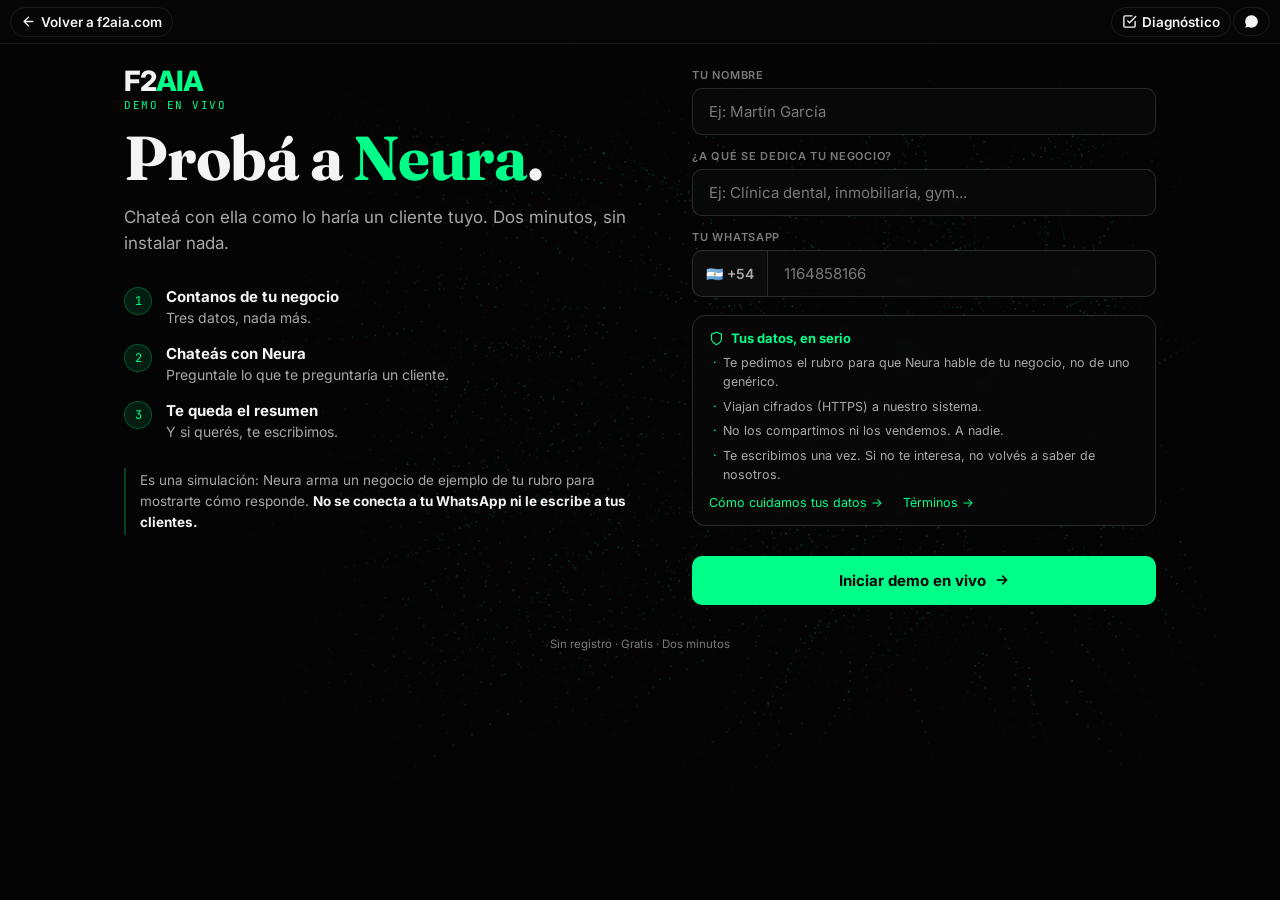
<file: demo/index.html>
<!DOCTYPE html>
<html lang="es">
<head>
  <meta charset="UTF-8">
  <meta name="viewport" content="width=device-width, initial-scale=1.0, viewport-fit=cover">
  <meta name="description" content="Probá a Neura: chateá con el sistema de IA de F2AIA como lo haría un cliente tuyo. Demo real, 2 minutos.">
  <title>Probá a Neura — F2AIA Lab</title>
  <link rel="icon" href="/favicon.svg" type="image/svg+xml">
  <link rel="canonical" href="https://f2aia.com/demo/">
  <meta property="og:title" content="Probá a Neura — F2AIA Lab">
  <meta property="og:description" content="Chateá con el sistema de IA de F2AIA como lo haría un cliente tuyo. Demo real, 2 minutos.">
  <meta property="og:type" content="website">
  <meta property="og:url" content="https://f2aia.com/demo/">
  <meta property="og:image" content="https://f2aia.com/og.png">
  <meta property="og:image:width" content="1320">
  <meta property="og:image:height" content="693">
  <meta property="og:image:alt" content="F2AIA Lab — IA integrada. Lo repetitivo, resuelto.">
  <meta name="twitter:card" content="summary_large_image">
  <meta name="twitter:image" content="https://f2aia.com/og.png">
  <link rel="preconnect" href="https://fonts.googleapis.com">
  <link rel="preconnect" href="https://fonts.gstatic.com" crossorigin>
  <link href="https://fonts.googleapis.com/css2?family=Fraunces:opsz,wght@9..144,600;9..144,700&family=Inter:wght@300;400;500;600;700;800&family=JetBrains+Mono:wght@400;500&display=swap" rel="stylesheet">
  <link rel="stylesheet" href="/lib/f2aia-ui.css?v=20260724">

  <!-- Cloudflare Turnstile — verificación anti-bot (gratis, invisible) -->
  <script src="https://challenges.cloudflare.com/turnstile/v0/api.js" async defer></script>

  <style>
    /* ─── VARIABLES ─────────────────────────────────────── */
    :root {
      /* Tokens base vienen de /lib/f2aia-ui.css. Acá, sólo lo propio del demo. */
      --bg-1:        #0d0d0d;
      --bg-2:        #131313;
      --bg-3:        #1a1a1a;
      --accent-glow: rgba(0, 255, 136, 0.10);
      --accent-line: rgba(0, 255, 136, 0.25);
      /* Chat claro — paleta propia inspirada en WhatsApp (ningún hex de Meta) */
      --wa-header:   #0A2E22;
      --wa-bg:       #F2EFE9;
      --wa-bot:      #FFFFFF;
      --wa-user:     #D7F5E3;
      --wa-send:     #00C46A;
      --wa-text:     #12211B;
      --wa-text-2:   #5C6B64;
      --wa-line:     rgba(10, 46, 34, 0.10);
    }

    /* ─── RESET ─────────────────────────────────────────── */
    *, *::before, *::after { margin: 0; padding: 0; box-sizing: border-box; }

    html, body {
      height: 100%;
      font-family: var(--font);
      background: var(--bg);
      color: var(--text);
      -webkit-font-smoothing: antialiased;
      overflow: hidden;
    }

    /* ─── BACKGROUND GRID ───────────────────────────────── */
    body::before {
      content: '';
      position: fixed;
      inset: 0;
      background-image:
        radial-gradient(ellipse 65% 55% at 100% 0%, rgba(0,255,136,0.07) 0%, transparent 60%),
        linear-gradient(rgba(255,255,255,0.025) 1px, transparent 1px),
        linear-gradient(90deg, rgba(255,255,255,0.025) 1px, transparent 1px);
      background-size: 100% 100%, 40px 40px, 40px 40px;
      pointer-events: none;
      z-index: 0;
    }

    /* ─── SCREENS ───────────────────────────────────────── */
    .screen {
      display: none;
      position: relative;
      z-index: 1;
      width: 100%;
      height: 100%;
      height: 100dvh;
      flex-direction: column;
    }
    .screen.active { display: flex; }

    /* ═══════════════════════════════════════════════════════
       SCREEN 1 — INTRO
    ═══════════════════════════════════════════════════════ */
    #intro-screen {
      align-items: stretch;
      overflow-y: auto;
    }

    .brand-wordmark {
      font-size: 28px;
      font-weight: 800;
      letter-spacing: -1px;
      color: var(--text);
    }
    .brand-wordmark em {
      font-style: normal;
      color: var(--accent);
    }

    .intro-grid {
      display: grid;
      grid-template-columns: 1.05fr 0.95fr;
      gap: 56px;
      align-items: start;
      max-width: 1080px;
      margin: 0 auto;
      padding: calc(64px + env(safe-area-inset-top)) 24px 32px;
    }
    .intro-explain h1 {
      font-family: var(--font-display);
      font-size: clamp(38px, 5vw, 62px);
      font-weight: 700;
      line-height: 1.03;
      letter-spacing: -0.02em;
      margin: 14px 0 14px;
    }
    .intro-explain h1 em { font-style: normal; color: var(--accent); }
    .intro-lead { color: var(--text-2); font-size: 17px; line-height: 1.55; max-width: 46ch; }
    .intro-steps { list-style: none; margin: 30px 0 26px; display: grid; gap: 16px; }
    .intro-steps li { display: flex; gap: 14px; align-items: flex-start; }
    .intro-steps span {
      flex-shrink: 0;
      width: 28px; height: 28px;
      display: grid; place-items: center;
      border-radius: 99px;
      font-family: var(--font-mono); font-size: 12px;
      color: var(--accent);
      background: var(--accent-glow);
      border: 1px solid var(--accent-line);
    }
    .intro-steps strong { display: block; font-size: 15px; margin-bottom: 2px; }
    .intro-steps p { color: var(--text-2); font-size: 14px; line-height: 1.45; }
    .intro-honest {
      font-size: 13.5px; line-height: 1.55; color: var(--text-2);
      border-left: 2px solid var(--accent-line);
      padding: 2px 0 2px 14px;
    }
    .intro-honest strong { color: var(--text); }

    /* Form card — .f2-card aporta fondo/borde/sombra; acá sólo layout interno */
    .intro-card {
      /* Sin fondo: los campos flotan y se ve el orbe por detrás (pedido de Franco). */
      background: transparent;
      border: none;
      box-shadow: none;
      padding: 4px 0 0;
      display: flex;
      flex-direction: column;
      gap: 14px;
    }

    /* Field group */
    .field-group { display: flex; flex-direction: column; gap: 0; }

    .field-label {
      font-size: 11px;
      font-weight: 600;
      color: var(--text-3);
      letter-spacing: 0.7px;
      text-transform: uppercase;
      display: block;
      margin-bottom: 6px;
    }
    .field-input {
      width: 100%;
      background: rgba(13, 13, 13, 0.5);
      -webkit-backdrop-filter: blur(7px);
      backdrop-filter: blur(7px);
      border: 1px solid var(--border-2);
      border-radius: var(--radius-sm);
      padding: 13px 16px;
      font-size: 15px;
      font-family: var(--font);
      color: var(--text);
      outline: none;
      transition: border-color 0.2s, box-shadow 0.2s;
    }
    .field-input::placeholder { color: var(--text-3); }
    .field-input:focus {
      border-color: var(--accent-line);
      box-shadow: 0 0 0 3px var(--accent-glow);
    }
    .field-input.error {
      border-color: var(--error) !important;
      box-shadow: 0 0 0 3px var(--error-glow) !important;
    }

    /* Error message */
    .field-error {
      font-size: 11.5px;
      color: var(--error);
      margin-top: 5px;
      padding-left: 2px;
      display: none;
    }
    .field-error.show { display: block; }

    /* WhatsApp prefix group */
    .phone-group {
      display: flex;
      align-items: stretch;
    }
    .phone-prefix {
      background: rgba(20, 20, 20, 0.5);
      -webkit-backdrop-filter: blur(7px);
      backdrop-filter: blur(7px);
      border: 1px solid var(--border-2);
      border-right: none;
      border-radius: var(--radius-sm) 0 0 var(--radius-sm);
      padding: 0 13px;
      font-size: 14px;
      font-weight: 600;
      color: var(--text-2);
      font-family: var(--font);
      flex-shrink: 0;
      display: flex;
      align-items: center;
      white-space: nowrap;
    }
    .phone-group .field-input {
      border-radius: 0 var(--radius-sm) var(--radius-sm) 0;
      flex: 1;
    }

    /* Trust note */
    .trust-note {
      margin-top: 4px; padding: 14px 16px;
      background: rgba(13, 13, 13, 0.42);
      -webkit-backdrop-filter: blur(7px);
      backdrop-filter: blur(7px);
      border: 1px solid var(--border-2);
      border-radius: var(--radius);
    }
    .trust-head { display: flex; align-items: center; gap: 7px; color: var(--accent); font-size: 13px; margin-bottom: 8px; }
    .trust-note ul { list-style: none; display: grid; gap: 6px; }
    .trust-note li { position: relative; padding-left: 14px; font-size: 12.5px; line-height: 1.5; color: var(--text-2); }
    .trust-note li::before { content: "·"; position: absolute; left: 4px; color: var(--accent); }
    .trust-note a { display: inline-block; margin-top: 10px; font-size: 12.5px; color: var(--accent); text-decoration: none; }
    .trust-note a:hover { text-decoration: underline; }
    .trust-note a + a { margin-left: 16px; }

    .btn-start {
      width: 100%;
      background: var(--accent);
      color: #000;
      border: none;
      border-radius: var(--radius-sm);
      padding: 15px;
      font-size: 15px;
      font-weight: 700;
      font-family: var(--font);
      cursor: pointer;
      transition: background 0.2s, transform 0.15s, box-shadow 0.2s;
      display: flex;
      align-items: center;
      justify-content: center;
      gap: 8px;
    }
    .btn-start:hover {
      background: var(--accent-2);
      box-shadow: 0 4px 20px rgba(0,255,136,0.25);
      transform: translateY(-1px);
    }
    .btn-start:active { transform: translateY(0); }

    .intro-footer-note {
      text-align: center;
      font-size: 11.5px;
      color: var(--text-3);
      max-width: 280px;
      margin: 0 auto;
    }

    @media (max-width: 900px) {
      .intro-grid { grid-template-columns: 1fr; gap: 32px; padding-top: calc(56px + env(safe-area-inset-top)); }
      .intro-explain h1 { font-size: clamp(32px, 9vw, 44px); }
    }


    /* ═══════════════════════════════════════════════════════
       SCREEN 2 — CHAT
    ═══════════════════════════════════════════════════════ */
    #chat-screen {
      height: 100%;
      height: 100dvh;
      background: var(--wa-bg);
    }

    /* Header */
    .chat-header {
      display: flex;
      align-items: center;
      gap: 12px;
      padding: 10px 14px;
      padding-top: calc(10px + 44px + env(safe-area-inset-top));
      background: var(--wa-header);
      color: #fff;
      border-bottom: 1px solid var(--wa-line);
      flex-shrink: 0;
      z-index: 10;
    }
    .header-avatar {
      width: 38px; height: 38px;
      flex-shrink: 0;
      display: grid;
      place-items: center;
      border-radius: 99px;
      background: var(--accent-2);
      color: #041209;
      font-family: var(--font-display);
      font-weight: 700;
      font-size: 17px;
    }
    .header-info { flex: 1; min-width: 0; }
    .header-name {
      font-size: 15px;
      font-weight: 600;
      white-space: nowrap;
      overflow: hidden;
      text-overflow: ellipsis;
    }
    .header-status {
      display: flex;
      align-items: center;
      gap: 5px;
      font-size: 12px;
      opacity: 0.8;
    }
    .hs-dot {
      width: 6px; height: 6px;
      border-radius: 99px;
      background: var(--accent);
    }
    .header-counter {
      flex-shrink: 0;
      font-family: var(--font-mono);
      font-size: 12px;
      padding: 4px 9px;
      border-radius: 99px;
      background: rgba(255, 255, 255, 0.12);
      transition: all 0.3s;
    }
    .header-counter.warning {
      color: var(--accent);
      background: var(--accent-glow);
    }

    /* Messages */
    .chat-body {
      flex: 1;
      overflow-y: auto;
      padding: 16px 14px;
      display: flex;
      flex-direction: column;
      gap: 4px;
      scroll-behavior: smooth;
      background: var(--wa-bg);
    }
    .chat-body::-webkit-scrollbar { width: 3px; }
    .chat-body::-webkit-scrollbar-track { background: transparent; }
    .chat-body::-webkit-scrollbar-thumb { background: var(--bg-3); border-radius: 3px; }

    /* Date divider */
    .date-divider {
      text-align: center;
      font-size: 11px;
      color: var(--wa-text-2);
      padding: 8px 0 4px;
      position: relative;
    }
    .date-divider span {
      background: var(--wa-bg);
      padding: 0 10px;
      position: relative;
      z-index: 1;
    }
    .date-divider::before {
      content: '';
      position: absolute;
      top: 50%;
      left: 0; right: 0;
      height: 1px;
      background: var(--wa-line);
    }

    /* Bubbles */
    .msg-row {
      display: flex;
      flex-direction: column;
      max-width: 80%;
      animation: msgIn 0.22s cubic-bezier(0.34,1.56,0.64,1);
    }
    @keyframes msgIn {
      from { opacity: 0; transform: translateY(10px) scale(0.96); }
      to   { opacity: 1; transform: translateY(0) scale(1); }
    }
    .msg-row.user { align-self: flex-end; align-items: flex-end; margin-top: 2px; }
    .msg-row.bot  { align-self: flex-start; align-items: flex-start; margin-top: 2px; }

    .bubble {
      padding: 8px 12px;
      font-size: 14.5px;
      line-height: 1.45;
      word-break: break-word;
      position: relative;
      color: var(--wa-text);
      box-shadow: 0 1px 1px rgba(0, 0, 0, 0.06);
    }
    .bubble.user {
      background: var(--wa-user);
      border-radius: 14px 4px 14px 14px;
    }
    .bubble.bot {
      background: var(--wa-bot);
      border: 1px solid var(--wa-line);
      border-radius: 4px 14px 14px 14px;
    }

    .msg-meta {
      font-size: 11px;
      color: var(--wa-text-2);
      margin-top: 3px;
      padding: 0 5px;
      display: flex;
      align-items: center;
      gap: 4px;
    }

    /* CTA button que aparece al final del chat */
    .btn-cta-chat {
      margin-top: 10px;
      background: var(--accent);
      color: #000;
      border: none;
      border-radius: var(--radius-sm);
      padding: 13px 20px;
      font-size: 14.5px;
      font-weight: 700;
      font-family: var(--font);
      cursor: pointer;
      display: flex;
      align-items: center;
      gap: 8px;
      transition: background 0.2s, transform 0.15s, box-shadow 0.2s;
      animation: msgIn 0.3s cubic-bezier(0.34,1.56,0.64,1);
    }
    .btn-cta-chat:hover {
      background: var(--accent-2);
      box-shadow: 0 4px 20px rgba(0,255,136,0.30);
      transform: translateY(-1px);
    }

    /* Typing */
    .typing-row {
      align-self: flex-start;
      animation: msgIn 0.22s cubic-bezier(0.34,1.56,0.64,1);
    }
    .typing-bubble {
      background: var(--wa-bot);
      border: 1px solid var(--wa-line);
      border-radius: 4px 14px 14px 14px;
      padding: 12px 16px;
      display: flex;
      gap: 5px;
      align-items: center;
    }
    .t-dot {
      width: 7px; height: 7px;
      background: var(--wa-text-2);
      border-radius: 50%;
      animation: typeDot 1.3s ease-in-out infinite;
    }
    .t-dot:nth-child(2) { animation-delay: 0.18s; }
    .t-dot:nth-child(3) { animation-delay: 0.36s; }
    @keyframes typeDot {
      0%, 60%, 100% { transform: translateY(0); opacity: 0.4; }
      30%            { transform: translateY(-5px); opacity: 1; }
    }

    /* Limit warning bar */
    .limit-bar {
      display: none;
      background: rgba(0, 196, 106, 0.14);
      border-top: 1px solid rgba(0, 196, 106, 0.30);
      padding: 9px 16px;
      font-size: 12.5px;
      color: var(--wa-text);
      text-align: center;
      font-weight: 500;
      flex-shrink: 0;
    }
    .limit-bar.show { display: block; }

    /* Input area */
    .chat-footer {
      display: flex;
      align-items: flex-end;
      gap: 10px;
      padding: 10px 14px;
      padding-bottom: calc(10px + env(safe-area-inset-bottom));
      background: #E6E1D8;
      border-top: 1px solid var(--wa-line);
      flex-shrink: 0;
    }
    .chat-textarea {
      flex: 1;
      background: #fff;
      border: 1px solid var(--wa-line);
      border-radius: 22px;
      padding: 10px 16px;
      font-size: 15px;
      font-family: var(--font);
      color: var(--wa-text);
      outline: none;
      resize: none;
      line-height: 1.45;
      max-height: 110px;
      transition: border-color 0.2s;
      overflow-y: auto;
    }
    .chat-textarea::placeholder { color: var(--wa-text-2); }
    .chat-textarea:focus { border-color: var(--wa-send); }
    .chat-textarea:disabled { opacity: 0.35; cursor: not-allowed; }

    .send-btn {
      width: 42px; height: 42px;
      background: var(--wa-send);
      border: none;
      border-radius: 50%;
      cursor: pointer;
      display: flex;
      align-items: center;
      justify-content: center;
      flex-shrink: 0;
      transition: background 0.2s, transform 0.15s;
    }
    .send-btn:hover:not(:disabled) { background: var(--accent-2); transform: scale(1.05); }
    .send-btn:disabled { background: #B9C2BC; cursor: not-allowed; }
    /* Ocultar el spotlight verde (/lib/cursor.js) mientras el chat claro está activo */
    body.chat-active #f2aia-cursor-glow { opacity: 0 !important; }
    .send-btn svg { width: 18px; height: 18px; }
    .send-btn svg path { fill: #fff; }
    .send-btn:disabled svg path { fill: var(--text-3); }


    /* ═══════════════════════════════════════════════════════
       SCREEN 3 — SUCCESS
    ═══════════════════════════════════════════════════════ */
    #success-screen {
      align-items: center;
      justify-content: safe center;
      padding: calc(env(safe-area-inset-top) + 64px) 24px 40px;
      gap: 28px;
      text-align: center;
      overflow-y: auto;
    }

    .success-mark {
      width: 62px; height: 62px;
      display: grid; place-items: center;
      margin: 0 auto 22px;
      border-radius: 99px;
      color: var(--accent);
      background: var(--accent-glow);
      border: 1px solid var(--accent-line);
    }
    .success-mark svg { width: 30px; height: 30px; }
    .success-text h2 {
      font-family: var(--font-display);
      font-size: clamp(34px, 6vw, 52px);
      font-weight: 700;
      letter-spacing: -0.02em;
      margin-bottom: 10px;
    }
    .success-text p {
      font-size: 14px;
      color: var(--text-2);
      line-height: 1.65;
      max-width: 320px;
    }

    .success-proof {
      background: var(--bg-1);
      border: 1px solid var(--border);
      border-radius: var(--radius);
      padding: 18px 20px;
      font-size: 13.5px;
      color: var(--text-2);
      line-height: 1.65;
      max-width: 360px;
      text-align: left;
    }
    .btn-calendly {
      display: flex;
      align-items: center;
      justify-content: center;
      gap: 8px;
      width: 100%;
      max-width: 360px;
      background: var(--accent);
      color: #000;
      font-family: var(--font);
      font-size: 15px;
      font-weight: 700;
      border: none;
      border-radius: var(--radius-sm);
      padding: 16px 24px;
      cursor: pointer;
      text-decoration: none;
      transition: background 0.2s, transform 0.15s, box-shadow 0.2s;
      animation: fadeInUp 0.4s 0.3s ease both;
    }
    .btn-calendly:hover {
      background: var(--accent-2);
      box-shadow: 0 4px 24px rgba(0,255,136,0.30);
      transform: translateY(-1px);
    }

    @keyframes fadeInUp {
      from { opacity: 0; transform: translateY(16px); }
      to   { opacity: 1; transform: translateY(0); }
    }

    .success-footer-note {
      font-size: 12px;
      color: var(--text-3);
    }

    /* Skip bar — aparece a partir del mensaje 3 */
    .skip-bar {
      display: none;
      padding: 8px 14px;
      background: var(--wa-bg);
      border-top: 1px solid var(--wa-line);
      text-align: center;
      flex-shrink: 0;
    }
    .skip-bar.show { display: block; }
    .btn-skip {
      background: transparent;
      border: 1px solid var(--accent-line);
      border-radius: 99px;
      padding: 7px 22px;
      font-size: 13px;
      font-weight: 600;
      color: var(--accent);
      cursor: pointer;
      font-family: var(--font);
      transition: background 0.2s, border-color 0.2s;
    }
    .btn-skip:hover { background: var(--accent-glow); }
    .skip-bar .btn-skip {
      background: #fff; color: var(--wa-header);
      border: 1px solid var(--wa-line);
    }

    /* ─── UTILS ─────────────────────────────────────────── */
    .sr-only {
      position: absolute; width: 1px; height: 1px;
      padding: 0; margin: -1px; overflow: hidden;
      clip: rect(0,0,0,0); white-space: nowrap; border: 0;
    }

    /* ─── TOP BAR — navegación persistente (volver / diagnóstico / whatsapp) ── */
    .demo-topbar {
      position: fixed;
      top: 0; left: 0; right: 0;
      z-index: 60;
      display: flex;
      align-items: center;
      justify-content: space-between;
      gap: 8px;
      padding: 0 10px;
      padding-top: env(safe-area-inset-top);
      height: calc(44px + env(safe-area-inset-top));
      background: rgba(7, 7, 7, 0.86);
      backdrop-filter: blur(10px);
      -webkit-backdrop-filter: blur(10px);
      border-bottom: 1px solid var(--border);
    }
    .demo-topbar a {
      display: inline-flex;
      align-items: center;
      gap: 5px;
      font-family: var(--font);
      font-size: 13.5px;
      font-weight: 600;
      color: var(--text);
      border: 1px solid var(--border);
      text-decoration: none;
      padding: 6px 10px;
      border-radius: 99px;
      white-space: nowrap;
      transition: background 0.2s, color 0.2s;
    }
    .demo-topbar a:hover { color: var(--accent); background: var(--accent-glow); }
    .demo-topbar .tb-right { display: flex; align-items: center; gap: 2px; }
    .demo-topbar svg { width: 15px; height: 15px; flex-shrink: 0; }
    @media (max-width: 360px) {
      .demo-topbar a { font-size: 11.5px; padding: 6px 8px; }
      .demo-topbar .tb-label-diag { display: none; }
    }

    .stage { position: fixed; inset: 0; z-index: 0; pointer-events: none; }
    .stage canvas { display: block; width: 100%; height: 100%; }
    .screen { position: relative; z-index: 1; }
    .demo-topbar { z-index: 60; }
  </style>
</head>

<body data-hero="static">

  <div class="stage" aria-hidden="true">
    <canvas id="fx"></canvas>
  </div>

  <!-- ══════════════════════════════════════════════════════
       TOP BAR — navegación persistente
  ══════════════════════════════════════════════════════ -->
  <nav class="demo-topbar" aria-label="Navegación">
    <a href="https://f2aia.com" aria-label="Volver a f2aia.com">
      <svg viewBox="0 0 24 24" fill="none" stroke="currentColor" stroke-width="2.2" stroke-linecap="round" stroke-linejoin="round"><path d="M19 12H5M12 19l-7-7 7-7"/></svg>
      <span>Volver a f2aia.com</span>
    </a>
    <div class="tb-right">
      <a href="https://f2aia.com/diagnostico/" aria-label="Diagnóstico gratis">
        <svg viewBox="0 0 24 24" fill="none" stroke="currentColor" stroke-width="2.2" stroke-linecap="round" stroke-linejoin="round"><path d="M9 11l3 3L22 4"/><path d="M21 12v7a2 2 0 0 1-2 2H5a2 2 0 0 1-2-2V5a2 2 0 0 1 2-2h11"/></svg>
        <span class="tb-label-diag">Diagnóstico</span>
      </a>
      <a href="https://wa.me/5491164858166?text=Hola%21+Vengo+de+probar+el+agente+de+F2AIA+y+quiero+m%C3%A1s+info." target="_blank" rel="noopener" aria-label="Hablar por WhatsApp">
        <svg viewBox="0 0 24 24" fill="currentColor"><path d="M17.5 14.4c-.3-.15-1.8-.9-2-1-.3-.1-.5-.15-.7.15-.2.3-.8 1-.95 1.15-.2.15-.35.2-.65.05-.3-.15-1.25-.45-2.4-1.5-.9-.8-1.5-1.75-1.65-2.05-.15-.3 0-.45.15-.6.15-.15.3-.35.45-.55.15-.2.2-.3.3-.5.1-.2.05-.4 0-.55-.05-.15-.7-1.65-.95-2.25-.25-.6-.5-.5-.7-.5h-.55c-.2 0-.5.05-.75.35-.25.3-1 1-1 2.4 0 1.4 1.05 2.75 1.2 2.95.15.2 2.05 3.15 5 4.4.7.3 1.25.5 1.65.65.7.2 1.35.2 1.85.1.55-.1 1.8-.7 2.05-1.4.25-.7.25-1.25.2-1.4-.05-.15-.25-.2-.55-.35zM12 2a10 10 0 0 0-8.5 15.3L2 22l4.8-1.5A10 10 0 1 0 12 2z"/></svg>
        <span class="sr-only">WhatsApp</span>
      </a>
    </div>
  </nav>

  <!-- ══════════════════════════════════════════════════════
       SCREEN 1 — INTRO
  ══════════════════════════════════════════════════════ -->
  <div id="intro-screen" class="screen active">

    <div class="intro-grid">

      <div class="intro-explain">
        <div class="brand-wordmark">F2<em>AIA</em></div>
        <p class="f2-eyebrow">Demo en vivo</p>

        <h1>Probá a <em>Neura</em>.</h1>
        <p class="intro-lead">Chateá con ella como lo haría un cliente tuyo. Dos minutos, sin instalar nada.</p>

        <ol class="intro-steps">
          <li><span>1</span><div><strong>Contanos de tu negocio</strong><p>Tres datos, nada más.</p></div></li>
          <li><span>2</span><div><strong>Chateás con Neura</strong><p>Preguntale lo que te preguntaría un cliente.</p></div></li>
          <li><span>3</span><div><strong>Te queda el resumen</strong><p>Y si querés, te escribimos.</p></div></li>
        </ol>

        <p class="intro-honest">
          Es una simulación: Neura arma un negocio de ejemplo de tu rubro para mostrarte cómo responde.
          <strong>No se conecta a tu WhatsApp ni le escribe a tus clientes.</strong>
        </p>
      </div>

      <div class="intro-card">

      <!-- Nombre -->
      <div class="field-group">
        <label class="field-label" for="inp-name">Tu nombre</label>
        <input
          class="field-input"
          type="text"
          id="inp-name"
          placeholder="Ej: Martín García"
          autocomplete="given-name"
          autocorrect="off"
        >
        <p class="field-error" id="err-name">Ingresá tu nombre para continuar</p>
      </div>

      <!-- Rubro -->
      <div class="field-group">
        <label class="field-label" for="inp-rubro">¿A qué se dedica tu negocio?</label>
        <input
          class="field-input"
          type="text"
          id="inp-rubro"
          placeholder="Ej: Clínica dental, inmobiliaria, gym..."
          autocorrect="off"
        >
        <p class="field-error" id="err-rubro">Contanos el rubro de tu negocio</p>
      </div>

      <!-- WhatsApp -->
      <div class="field-group">
        <label class="field-label" for="inp-phone">Tu WhatsApp</label>
        <div class="phone-group">
          <span class="phone-prefix">🇦🇷 +54</span>
          <input
            class="field-input"
            type="tel"
            id="inp-phone"
            placeholder="1164858166"
            autocomplete="tel"
            inputmode="numeric"
            oninput="this.value=this.value.replace(/\D/g,'')"
          >
        </div>
        <p class="field-error" id="err-phone">Ingresá tu número sin 0 ni 15 (solo código de área + número)</p>
      </div>

      <!-- Confianza sobre los datos — pedido de Franco (sesión 15) -->
      <div class="trust-note">
        <div class="trust-head">
          <svg width="15" height="15" viewBox="0 0 24 24" fill="none" stroke="currentColor" stroke-width="1.8" stroke-linecap="round" stroke-linejoin="round" aria-hidden="true">
            <path d="M12 22s8-4 8-10V5l-8-3-8 3v7c0 6 8 10 8 10z"/>
          </svg>
          <strong>Tus datos, en serio</strong>
        </div>
        <ul>
          <li>Te pedimos el rubro para que Neura hable de tu negocio, no de uno genérico.</li>
          <li>Viajan cifrados (HTTPS) a nuestro sistema.</li>
          <li>No los compartimos ni los vendemos. A nadie.</li>
          <li>Te escribimos una vez. Si no te interesa, no volvés a saber de nosotros.</li>
        </ul>
        <a href="/privacidad/">Cómo cuidamos tus datos →</a>
        <a href="/terminos/">Términos →</a>
      </div>

      <!-- Cloudflare Turnstile — portero anti-bot (gratis, casi siempre invisible) -->
      <div class="cf-turnstile"
           data-sitekey="0x4AAAAAADoyNyGwCzZ-Oc4N"
           data-callback="onTurnstileSuccess"
           data-expired-callback="onTurnstileExpired"
           data-error-callback="onTurnstileError"
           data-theme="dark"
           data-refresh-expired="auto"
           style="margin: 2px auto 0;"></div>
      <p class="field-error" id="err-turnstile">🔒 Verificando que sos una persona, esperá un segundo...</p>

      <button class="btn-start" onclick="startDemo()">
        Iniciar demo en vivo
        <svg width="16" height="16" viewBox="0 0 24 24" fill="none" xmlns="http://www.w3.org/2000/svg" aria-hidden="true">
          <path d="M5 12H19M13 6L19 12L13 18" stroke="currentColor" stroke-width="2.5" stroke-linecap="round" stroke-linejoin="round"/>
        </svg>
      </button>

      </div><!-- /.intro-card -->

    </div><!-- /.intro-grid -->

    <p class="intro-footer-note">Sin registro · Gratis · Dos minutos</p>

  </div>


  <!-- ══════════════════════════════════════════════════════
       SCREEN 2 — CHAT
  ══════════════════════════════════════════════════════ -->
  <div id="chat-screen" class="screen">

    <header class="chat-header">
      <div class="header-avatar" aria-hidden="true">V</div>
      <div class="header-info">
        <div class="header-name">Valentina</div>
        <div class="header-status"><span class="hs-dot"></span>en línea</div>
      </div>
      <div class="header-counter" id="msg-counter" aria-live="polite">0 / 7</div>
    </header>

    <main class="chat-body" id="chat-body" role="log" aria-live="polite" aria-label="Chat con Valentina"></main>

    <div class="limit-bar" id="limit-bar">
      ⚡ Último mensaje — Valentina va a cerrar la conversación para vos
    </div>

    <div class="skip-bar" id="skip-bar">
      <button class="btn-skip" onclick="showScreen('success-screen')">Ver resultado →</button>
    </div>

    <footer class="chat-footer">
      <textarea
        class="chat-textarea"
        id="chat-input"
        placeholder="Escribí tu mensaje..."
        rows="1"
        aria-label="Escribí tu mensaje"
        onkeydown="handleEnter(event)"
        oninput="autoResize(this)"
      ></textarea>
      <button class="send-btn" id="send-btn" onclick="sendMessage()" aria-label="Enviar mensaje">
        <svg viewBox="0 0 24 24" xmlns="http://www.w3.org/2000/svg" aria-hidden="true">
          <path d="M2.01 21L23 12 2.01 3 2 10l15 2-15 2z"/>
        </svg>
      </button>
    </footer>

  </div>


  <!-- ══════════════════════════════════════════════════════
       SCREEN 3 — SUCCESS
  ══════════════════════════════════════════════════════ -->
  <div id="success-screen" class="screen">

    <div class="success-mark" aria-hidden="true">
      <svg viewBox="0 0 24 24" fill="none" stroke="currentColor" stroke-width="2.4" stroke-linecap="round" stroke-linejoin="round"><path d="M20 6L9 17l-5-5"/></svg>
    </div>

    <div class="success-text">
      <h2>Listo.</h2>
      <p>En unos minutos te llega un mensaje real a tu WhatsApp. Eso es exactamente lo que recibiría un cliente tuyo.</p>
    </div>

    <div class="success-proof">
      Lo que acabás de probar no es una maqueta: es el mismo sistema que integramos en un negocio, respondiendo con los datos de ese negocio, a cualquier hora.
    </div>

    <a
      href="https://calendar.app.google/YT3TMi5QvcQJMpKk6"
      class="btn-calendly f2-btn f2-btn-primary"
      target="_blank"
      rel="noopener noreferrer"
    >
      Agendar diagnóstico →
    </a>

    <p class="success-footer-note">30 minutos · Sin compromiso · Gratis</p>

  </div>


  <!-- ══════════════════════════════════════════════════════
       JAVASCRIPT
  ══════════════════════════════════════════════════════ -->
  <script>
    /* ── CONFIGURACIÓN ──────────────────────────────────── */
    const CFG = {
      WEBHOOK_CHAT:    'https://n8n.f2aia.com/webhook/f2aia-chat',
      WEBHOOK_LEAD:    'https://n8n.f2aia.com/webhook/f2aia-lead',
      SECRET_CHAT:     'f2aia-chat-3p8w5n1v',  // header chat — debe coincidir con credencial n8n "F2AIA Chat Secret"
      SECRET_LEAD:     'f2aia-lead-9x4k2m7q',  // header lead — debe coincidir con credencial n8n "F2AIA Lead Secret"
      MAX_MSGS:        7,      // mensajes del usuario antes del cierre
      RATE_LIMIT_MS:   3000,   // ms mínimos entre envíos
    };

    /* ── TURNSTILE (anti-bot del formulario) ────────────── */
    let turnstileToken = '';
    let submitPending  = false;   // hay un "Iniciar demo" esperando token fresco
    let submitTimer    = null;    // fallback por si Turnstile no responde

    window.onTurnstileSuccess = function (token) {
      turnstileToken = token;
      const note = document.getElementById('err-turnstile');
      if (note) note.classList.remove('show');
      // Si el usuario ya apretó "Iniciar demo", ahora que llegó el token fresco, seguimos.
      if (submitPending) finalizeSubmit();
    };
    window.onTurnstileExpired = function () {
      turnstileToken = '';  // el widget se auto-refresca (data-refresh-expired="auto")
    };
    window.onTurnstileError = function () {
      turnstileToken = '';
    };

    /* ── ESTADO ─────────────────────────────────────────── */
    const S = {
      name:      '',
      rubro:     '',
      phone:     '',
      sessionId: '',
      count:     0,       // mensajes enviados por el usuario
      history:   [],      // [{role, content}] para el contexto de n8n
      waiting:   false,   // esperando respuesta del bot
      lastSend:  0,       // timestamp del último envío (rate limit)
      skipShown: false,   // si ya mostró el botón "Ver resultado →"
    };

    /* ── HELPERS ────────────────────────────────────────── */
    const $   = id => document.getElementById(id);
    const hh  = () => new Date().toLocaleTimeString('es-AR', { hour: '2-digit', minute: '2-digit' });
    const uid = () => 'ses_' + Date.now() + '_' + Math.random().toString(36).slice(2, 7);

    function showScreen(id) {
      document.querySelectorAll('.screen').forEach(s => s.classList.remove('active'));
      $(id).classList.add('active');
    }

    function autoResize(el) {
      el.style.height = 'auto';
      el.style.height = Math.min(el.scrollHeight, 110) + 'px';
    }

    function setInput(disabled) {
      $('chat-input').disabled = disabled;
      $('send-btn').disabled   = disabled;
    }

    function scrollBottom() {
      const b = $('chat-body');
      requestAnimationFrame(() => { b.scrollTop = b.scrollHeight; });
    }

    /* ── Pausa del canvas del orbe mientras el chat tapa la pantalla ── */
    (function watchOrb() {
      window.__f2aiaOrbPaused = false;
      var chat = document.getElementById('chat-screen');
      if (!chat) return;
      function sync() {
        var active = chat.classList.contains('active');
        window.__f2aiaOrbPaused = active;
        // El spotlight verde de /lib/cursor.js se ve como mancha sobre el chat claro: lo ocultamos ahí.
        document.body.classList.toggle('chat-active', active);
      }
      new MutationObserver(sync).observe(chat, { attributes: true, attributeFilter: ['class'] });
      sync();
    })();

    /* ── VALIDACIÓN ─────────────────────────────────────── */
    function setFieldError(inputId, errorId, hasError) {
      $(inputId).classList.toggle('error', hasError);
      $(errorId).classList.toggle('show',  hasError);
    }

    /* ── MENSAJES EN EL CHAT ────────────────────────────── */
    function appendBotMsg(rawText) {
      const body = $('chat-body');
      const html = rawText
        .replace(/&/g, '&amp;').replace(/</g, '&lt;').replace(/>/g, '&gt;')
        .replace(/\*([^*\n]+)\*/g, '<strong>$1</strong>')
        .replace(/\n/g, '<br>');
      const row = document.createElement('div');
      row.className = 'msg-row bot';
      row.innerHTML = `
        <div class="bubble bot">${html}</div>
        <div class="msg-meta">🤖 Valentina · ${hh()}</div>
      `;
      body.appendChild(row);
      scrollBottom();
    }

    function appendUserMsg(text) {
      const body = $('chat-body');
      const safe = text
        .replace(/&/g, '&amp;').replace(/</g, '&lt;').replace(/>/g, '&gt;')
        .replace(/\n/g, '<br>');
      const row = document.createElement('div');
      row.className = 'msg-row user';
      row.innerHTML = `
        <div class="bubble user">${safe}</div>
        <div class="msg-meta">${hh()}</div>
      `;
      body.appendChild(row);
      scrollBottom();
    }

    function showTyping() {
      const body = $('chat-body');
      const el = document.createElement('div');
      el.className = 'typing-row';
      el.id = 'typing';
      el.innerHTML = `
        <div class="typing-bubble">
          <div class="t-dot"></div>
          <div class="t-dot"></div>
          <div class="t-dot"></div>
        </div>
      `;
      body.appendChild(el);
      scrollBottom();
      S.waiting = true;
    }

    function hideTyping() {
      const el = $('typing');
      if (el) el.remove();
      S.waiting = false;
    }

    function updateCounter() {
      const el = $('msg-counter');
      el.textContent = `${S.count} / ${CFG.MAX_MSGS}`;
      el.classList.toggle('warning', S.count >= CFG.MAX_MSGS - 1);
      if (S.count === CFG.MAX_MSGS - 1) {
        $('limit-bar').classList.add('show');
      }
    }

    /* ── BOTÓN CTA AL FINAL DEL CHAT ────────────────────── */
    function showChatCTA() {
      const body = $('chat-body');
      const row = document.createElement('div');
      row.className = 'msg-row bot';
      row.innerHTML = `
        <button class="btn-cta-chat" onclick="showScreen('success-screen')">
          📅 Agendar diagnóstico gratuito →
        </button>
      `;
      body.appendChild(row);
      scrollBottom();
    }

    /* ── PANTALLA INTRO → CHAT ──────────────────────────── */
    function startDemo() {
      const name     = $('inp-name').value.trim();
      const rubro    = $('inp-rubro').value.trim();
      const rawPhone = $('inp-phone').value.replace(/\D/g, '');

      // Validaciones
      const nameOk  = name.length >= 2;
      const rubroOk = rubro.length >= 3;
      const phoneOk = rawPhone.length >= 10;

      setFieldError('inp-name',  'err-name',  !nameOk);
      setFieldError('inp-rubro', 'err-rubro', !rubroOk);
      setFieldError('inp-phone', 'err-phone', !phoneOk);

      if (!nameOk || !rubroOk || !phoneOk) return;

      // Guardar estado
      S.name      = name;
      S.rubro     = rubro;
      S.phone     = '54' + rawPhone;
      S.sessionId = uid();

      // Pedir un token FRESCO de Turnstile en este instante (los tokens vencen a los 5 min).
      // Así un usuario que dejó el form abierto un rato igual envía un token válido.
      const note = $('err-turnstile');
      note.textContent = '🔒 Verificando que sos una persona...';
      note.classList.add('show');
      submitPending  = true;
      turnstileToken = '';   // descartar cualquier token viejo/posiblemente vencido

      // Fallback: si en 8s no llega un token fresco, avisar (nunca enviamos uno vencido).
      if (submitTimer) clearTimeout(submitTimer);
      submitTimer = setTimeout(() => {
        if (!submitPending) return;
        submitPending = false;
        note.textContent = '🔒 No pudimos verificar que sos una persona. Recargá la página e intentá de nuevo.';
        note.classList.add('show');
      }, 8000);

      // Re-ejecutar Turnstile → dispara onTurnstileSuccess con un token nuevo → finalizeSubmit()
      if (window.turnstile) {
        try { turnstile.reset(); } catch (e) { /* si falla, salta el fallback de 8s */ }
      }
    }

    /* ── Se llama cuando ya tenemos un token FRESCO confirmado ──── */
    function finalizeSubmit() {
      if (!submitPending || !turnstileToken) return;
      submitPending = false;
      if (submitTimer) { clearTimeout(submitTimer); submitTimer = null; }
      $('err-turnstile').classList.remove('show');
      proceedWithDemo();
    }

    function proceedWithDemo() {
      // Disparar webhook lead inmediatamente (no bloqueante)
      fetch(CFG.WEBHOOK_LEAD, {
        method:  'POST',
        headers: { 'Content-Type': 'application/json', 'X-F2AIA-Secret': CFG.SECRET_LEAD },
        body: JSON.stringify({
          name:           S.name,
          phone:          S.phone,
          rubro:          S.rubro,
          fuente:         'demo-web',
          sessionId:      S.sessionId,
          turnstileToken: turnstileToken,
        }),
      }).catch(err => console.error('[F2AIA Lead]', err));

      // Pasar al chat
      showScreen('chat-screen');

      // Divisor de fecha
      const divider = document.createElement('div');
      divider.className = 'date-divider';
      divider.innerHTML = '<span>Hoy · Demo en vivo</span>';
      $('chat-body').appendChild(divider);

      // Saludo inicial de Valentina (hardcoded, sin llamada a la API)
      setInput(true);
      setTimeout(() => {
        appendBotMsg(
          `¡Hola *${S.name}*! 👋 Soy *Valentina*, agente de inteligencia artificial de F2AIA.\n\n` +
          `Vi que tenés un negocio de *${S.rubro}*. Voy a mostrarte cómo respondería el sistema a tus clientes.\n\n` +
          `¿Cuál es la consulta que más seguido recibís?`
        );
        setInput(false);
        $('chat-input').focus();
      }, 800);
    }

    /* ── ENVIAR MENSAJE ─────────────────────────────────── */
    async function sendMessage() {
      // Bloqueos
      if (S.waiting) return;
      if (Date.now() - S.lastSend < CFG.RATE_LIMIT_MS) return;

      const input = $('chat-input');
      const text  = input.value.trim();
      if (!text) return;

      input.value = '';
      autoResize(input);
      setInput(true);

      appendUserMsg(text);
      S.history.push({ role: 'user', content: text });
      S.count++;
      S.lastSend = Date.now();
      updateCounter();

      const isLast = S.count === CFG.MAX_MSGS;

      showTyping();

      try {
        const res = await fetch(CFG.WEBHOOK_CHAT, {
          method:  'POST',
          headers: { 'Content-Type': 'application/json', 'X-F2AIA-Secret': CFG.SECRET_CHAT },
          body: JSON.stringify({
            message:       text,
            name:          S.name,
            rubro:         S.rubro,
            sessionId:     S.sessionId,
            session_count: S.count,
            history:       S.history.slice(-10),
            is_last:       isLast,
            contact_type:  'whatsapp',
            has_whatsapp:  true,
          }),
        });

        hideTyping();

        // Bug 1 fix — chain completo incluyendo data.response
        let reply = 'Disculpá, tuve un inconveniente. ¿Podés repetir tu mensaje?';
        if (res.ok) {
          const data = await res.json().catch(() => ({}));
          reply = data.reply ?? data.response ?? data.message ?? data.output ?? data.text ?? reply;
        }

        appendBotMsg(reply);
        S.history.push({ role: 'assistant', content: reply });

        if (isLast) {
          // Mostrar botón CTA y dejar input deshabilitado
          setTimeout(showChatCTA, 700);
        } else {
          // Mostrar botón "Ver resultado →" a partir del mensaje 3
          if (S.count >= 3 && !S.skipShown) {
            S.skipShown = true;
            $('skip-bar').classList.add('show');
          }
          setInput(false);
          $('chat-input').focus();
        }

      } catch (err) {
        hideTyping();
        appendBotMsg('Se me cortó la conexión un segundo. ¿Probás de nuevo?');
        console.error('[F2AIA Chat]', err);
        setInput(false);
      }
    }

    function handleEnter(e) {
      if (e.key === 'Enter' && !e.shiftKey) {
        e.preventDefault();
        sendMessage();
      }
    }

    /* ── ENTER en intro form ────────────────────────────── */
    ['inp-name', 'inp-rubro', 'inp-phone'].forEach(id => {
      document.getElementById(id).addEventListener('keydown', e => {
        if (e.key === 'Enter') startDemo();
      });
    });

    /* ── Limpiar error al escribir ──────────────────────── */
    [
      ['inp-name',  'err-name'],
      ['inp-rubro', 'err-rubro'],
      ['inp-phone', 'err-phone'],
    ].forEach(([inputId, errorId]) => {
      $(inputId).addEventListener('input', () => setFieldError(inputId, errorId, false));
    });
  </script>

  <script defer src="/lib/cursor.js"></script>
  <script src="/hero-bg.js?v=20260724a" defer></script>

</body>
</html>
</file>
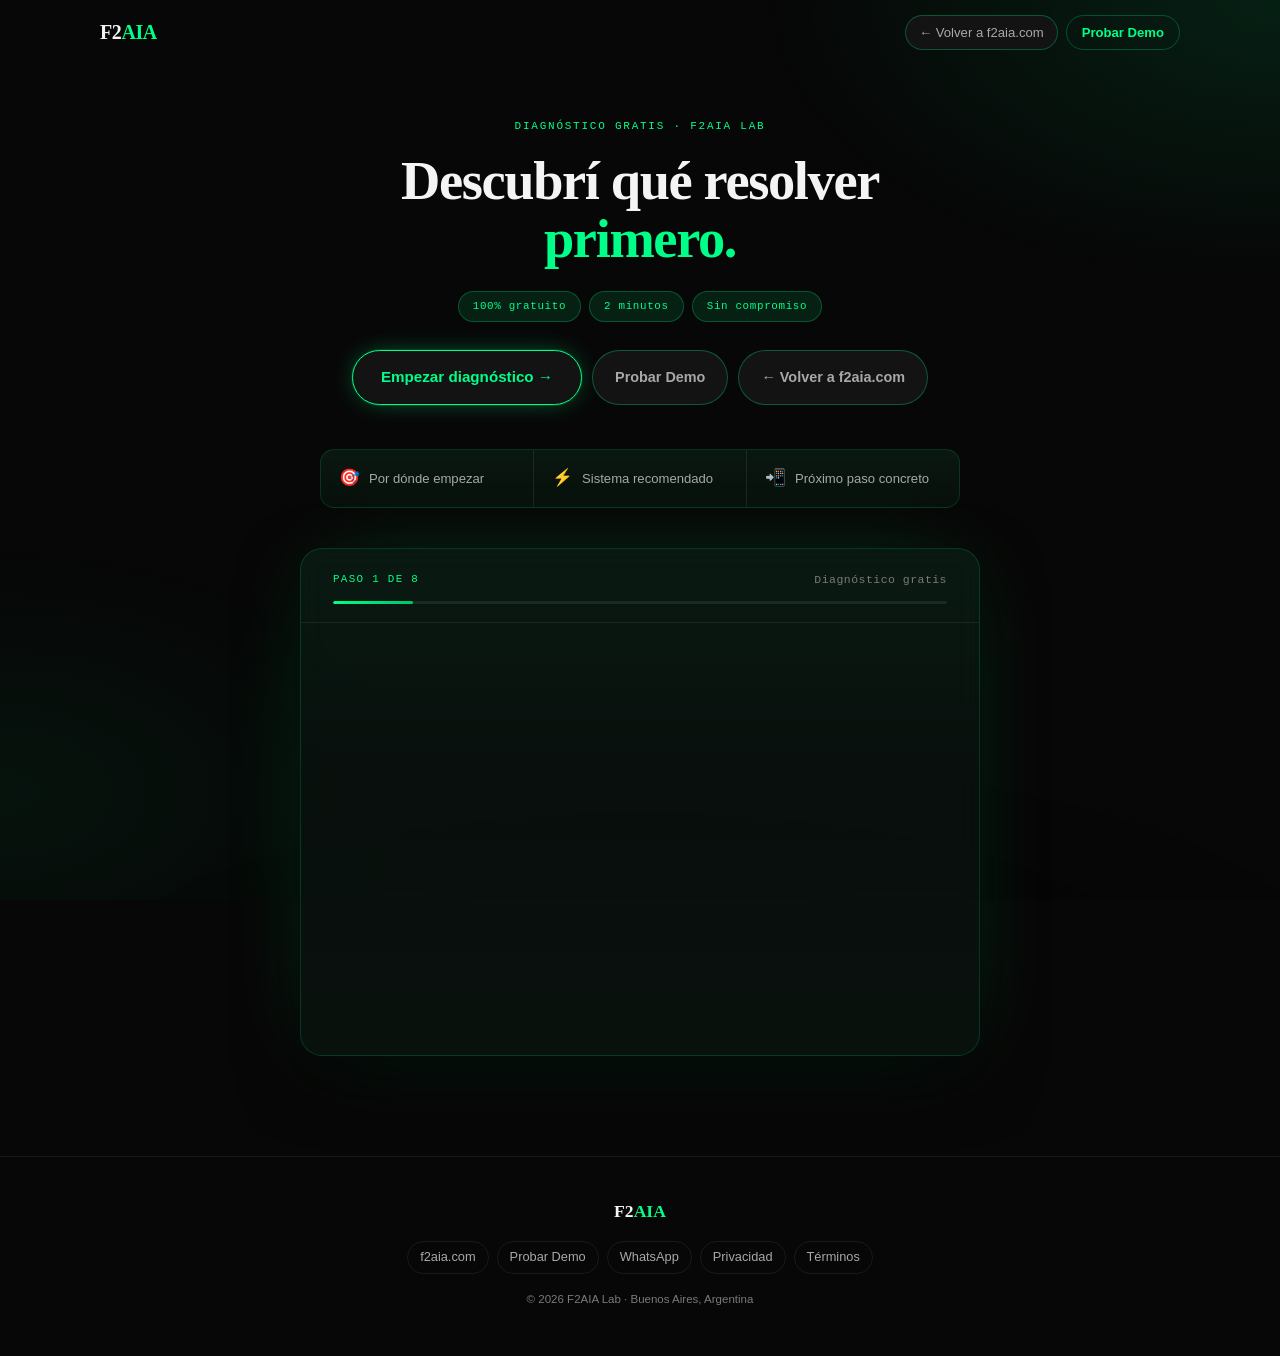
<file: diagnostico/index.html>
<!DOCTYPE html>
<html lang="es">
<head>
  <meta charset="UTF-8">
  <meta name="viewport" content="width=device-width, initial-scale=1.0">
  <meta name="description" content="Diagnóstico gratis para tu negocio: en 2 minutos sabés por dónde empezar con IA y cuál es el primer paso concreto — F2AIA.">
  <meta name="robots" content="index, follow">
  <meta name="referrer" content="strict-origin-when-cross-origin">
  <meta http-equiv="X-UA-Compatible" content="IE=edge">

  <!-- Content Security Policy: sin scripts inline, fuentes solo de Google, conexiones solo a n8n -->
  <meta http-equiv="Content-Security-Policy" content="default-src 'self'; style-src 'self' https://fonts.googleapis.com; font-src 'self' https://fonts.gstatic.com; script-src 'self' https://challenges.cloudflare.com; frame-src https://challenges.cloudflare.com; connect-src 'self' https://n8n.f2aia.com; img-src 'self' data:;">

  <title>Diagnóstico gratis | F2AIA</title>

  <link rel="canonical" href="https://f2aia.com/diagnostico/">
  <meta property="og:type" content="website">
  <meta property="og:url" content="https://f2aia.com/diagnostico/">
  <meta property="og:title" content="Diagnóstico gratis | F2AIA">
  <meta property="og:description" content="En 2 minutos sabés por dónde empezar con IA en tu negocio y cuál es el primer paso concreto.">
  <meta property="og:locale" content="es_AR">
  <meta property="og:image" content="https://f2aia.com/og.png">
  <meta property="og:image:width" content="1320">
  <meta property="og:image:height" content="693">
  <meta property="og:image:alt" content="F2AIA Lab — IA integrada. Lo repetitivo, resuelto.">
  <meta name="twitter:card" content="summary_large_image">
  <meta name="twitter:image" content="https://f2aia.com/og.png">

  <!-- Schema.org -->
  <script type="application/ld+json">
  {
    "@context": "https://schema.org",
    "@type": "WebPage",
    "name": "Diagnóstico gratis F2AIA",
    "description": "Diagnóstico gratis para descubrir por dónde empezar con IA en tu negocio.",
    "url": "https://f2aia.com/diagnostico/",
    "isPartOf": { "@type": "WebSite", "url": "https://f2aia.com" }
  }
  </script>

  <!-- Favicon -->
  <link rel="icon" href="/favicon.svg" type="image/svg+xml">

  <!-- Fuentes -->
  <link rel="preconnect" href="https://fonts.googleapis.com">
  <link rel="preconnect" href="https://fonts.gstatic.com" crossorigin>
  <link href="https://fonts.googleapis.com/css2?family=Fraunces:opsz,wght@9..144,600;9..144,700&family=Inter:wght@300;400;500;600;700;800&family=JetBrains+Mono:wght@400;500&display=swap" rel="stylesheet">

  <link rel="stylesheet" href="/lib/f2aia-ui.css?v=20260724">
  <link rel="stylesheet" href="styles.css?v=20260724">

  <!-- Cloudflare Turnstile — portero anti-bot del formulario (gratis, invisible salvo que haga falta) -->
  <script src="https://challenges.cloudflare.com/turnstile/v0/api.js" async defer></script>
</head>
<body>

  <!-- Fondo grid enterprise -->
  <div class="bg-grid" aria-hidden="true"></div>

  <!-- ═══ NAV ════════════════════════════════════════════════ -->
  <nav class="nav" id="main-nav" role="navigation" aria-label="Navegación">
    <div class="nav-inner">
      <a href="https://f2aia.com" class="nav-logo" aria-label="F2AIA - Volver al inicio">
        F2<span>AIA</span>
      </a>
      <div class="nav-escape">
        <a href="https://f2aia.com" class="nav-back">← Volver a f2aia.com</a>
        <a href="https://f2aia.com/demo" class="nav-demo-btn">Probar Demo</a>
      </div>
    </div>
  </nav>

  <!-- ═══ HERO ═══════════════════════════════════════════════ -->
  <section class="hero" aria-labelledby="hero-title">
    <div class="container">
      <span class="kicker">Diagnóstico gratis · F2AIA Lab</span>
      <h1 id="hero-title">
        Descubrí qué resolver<br>
        <span class="green-text">primero.</span>
      </h1>
      <div class="hero-badges" aria-label="Características del diagnóstico">
        <span class="badge">100% gratuito</span>
        <span class="badge">2 minutos</span>
        <span class="badge">Sin compromiso</span>
      </div>
      <div class="hero-cta-group">
        <button class="btn-primary" data-action="start" type="button">
          Empezar diagnóstico →
        </button>
        <a href="https://f2aia.com/demo" class="btn-ghost">Probar Demo</a>
        <a href="https://f2aia.com" class="btn-ghost">← Volver a f2aia.com</a>
      </div>
    </div>
  </section>

  <!-- ═══ TRUST STRIP ══════════════════════════════════════════ -->
  <div class="trust-strip" aria-hidden="true">
    <div class="trust-strip-inner">
      <div class="trust-item">
        <span class="trust-icon">🎯</span>
        <span>Por dónde empezar</span>
      </div>
      <div class="trust-item">
        <span class="trust-icon">⚡</span>
        <span>Sistema recomendado</span>
      </div>
      <div class="trust-item">
        <span class="trust-icon">📲</span>
        <span>Próximo paso concreto</span>
      </div>
    </div>
  </div>

  <!-- ═══ FORMULARIO MULTI-STEP ═══════════════════════════════ -->
  <section class="diagnostico-section" id="diagnostico-anchor" aria-labelledby="diag-label">
    <div class="container">

      <!-- Contenedor del diagnóstico -->
      <div id="diagnostico-form" role="form" aria-label="Diagnóstico gratis">

        <!-- Barra de progreso -->
        <div class="progress-header" aria-hidden="false">
          <div class="progress-meta">
            <span class="progress-label" id="progress-label">Paso 1 de 8</span>
            <span class="progress-title">Diagnóstico gratis</span>
          </div>
          <div class="progress-track"
               role="progressbar"
               aria-valuenow="1" aria-valuemin="1" aria-valuemax="8"
               aria-label="Progreso del diagnóstico">
            <div class="progress-fill" id="progress-bar"></div>
          </div>
        </div>

        <!-- ── PASO 1: Datos de contacto ───────────────────── -->
        <div class="step-panel" data-step="1">
          <h3 class="step-title">Primero, contanos sobre vos y tu negocio</h3>
          <p class="step-subtitle">Estos datos nos permiten enviarte el diagnóstico y contactarte con el resultado.</p>

          <!-- Honeypot anti-spam: oculto para humanos, visible para bots -->
          <div class="hp-wrap" aria-hidden="true">
            <label for="hp-website">Website</label>
            <input type="text" id="hp-website" name="website" tabindex="-1" autocomplete="off">
          </div>

          <div class="input-grid">
            <div class="input-group">
              <label for="inp-nombre">Tu nombre</label>
              <input type="text" id="inp-nombre" name="nombre"
                     placeholder="Ej: Martín García"
                     maxlength="120" autocomplete="given-name"
                     aria-required="true">
            </div>
            <div class="input-group">
              <label for="inp-negocio">Nombre del negocio</label>
              <input type="text" id="inp-negocio" name="negocio"
                     placeholder="Ej: Estudio García"
                     maxlength="150" autocomplete="organization"
                     aria-required="true">
            </div>
            <div class="input-group">
              <label for="inp-email">Email</label>
              <input type="email" id="inp-email" name="email"
                     placeholder="Ej: martin@minegocio.com"
                     maxlength="200" autocomplete="email"
                     aria-required="true">
            </div>
            <div class="input-group">
              <label for="inp-wa">WhatsApp (con código de área)</label>
              <input type="tel" id="inp-wa" name="whatsapp"
                     placeholder="Ej: +5491164858166"
                     maxlength="20" autocomplete="tel"
                     aria-required="true">
            </div>
          </div>

          <div class="step-actions">
            <div class="step-btn-row">
              <button type="button" class="btn-next" data-action="next">Siguiente →</button>
            </div>
            <div class="step-escape">
              <span>¿Preferís otra opción?</span>
              <a href="https://f2aia.com/demo">Probar Demo</a>
              <a href="https://f2aia.com">Volver a f2aia.com</a>
            </div>
          </div>
        </div>

        <!-- ── PASO 2: Rubro ───────────────────────────────── -->
        <div class="step-panel" data-step="2">
          <h3 class="step-title">¿En qué sector trabaja tu negocio?</h3>
          <p class="step-subtitle">Seleccioná el rubro que mejor lo describe.</p>
          <p class="step-error" id="step2-error" role="alert"></p>

          <div class="radio-cards-grid">
            <label class="radio-card-label">
              <input type="radio" name="rubro" value="Comercio / Retail">
              <div class="radio-card-body"><div class="radio-dot"></div><span class="radio-card-text">Comercio / Retail</span></div>
            </label>
            <label class="radio-card-label">
              <input type="radio" name="rubro" value="Servicios profesionales">
              <div class="radio-card-body"><div class="radio-dot"></div><span class="radio-card-text">Servicios profesionales</span></div>
            </label>
            <label class="radio-card-label">
              <input type="radio" name="rubro" value="Salud / Bienestar">
              <div class="radio-card-body"><div class="radio-dot"></div><span class="radio-card-text">Salud / Bienestar</span></div>
            </label>
            <label class="radio-card-label">
              <input type="radio" name="rubro" value="Educación / Cursos">
              <div class="radio-card-body"><div class="radio-dot"></div><span class="radio-card-text">Educación / Cursos</span></div>
            </label>
            <label class="radio-card-label">
              <input type="radio" name="rubro" value="Inmobiliaria / Construcción">
              <div class="radio-card-body"><div class="radio-dot"></div><span class="radio-card-text">Inmobiliaria / Construcción</span></div>
            </label>
            <label class="radio-card-label">
              <input type="radio" name="rubro" value="Gastronomía / Turismo">
              <div class="radio-card-body"><div class="radio-dot"></div><span class="radio-card-text">Gastronomía / Turismo</span></div>
            </label>
            <label class="radio-card-label">
              <input type="radio" name="rubro" value="Tecnología / Software">
              <div class="radio-card-body"><div class="radio-dot"></div><span class="radio-card-text">Tecnología / Software</span></div>
            </label>
            <label class="radio-card-label">
              <input type="radio" name="rubro" value="Logística / Transporte">
              <div class="radio-card-body"><div class="radio-dot"></div><span class="radio-card-text">Logística / Transporte</span></div>
            </label>
            <label class="radio-card-label">
              <input type="radio" name="rubro" value="Otro">
              <div class="radio-card-body"><div class="radio-dot"></div><span class="radio-card-text">Otro</span></div>
            </label>
          </div>

          <div id="rubro-otro-wrap">
            <input type="text" id="inp-rubro-otro" name="rubro_otro"
                   placeholder="Describí tu rubro" maxlength="120">
          </div>

          <div class="step-actions">
            <div class="step-btn-row">
              <button type="button" class="btn-prev" data-action="prev">← Anterior</button>
              <button type="button" class="btn-next" data-action="next">Siguiente →</button>
            </div>
            <div class="step-escape">
              <span>¿Preferís otra opción?</span>
              <a href="https://f2aia.com/demo">Probar Demo</a>
              <a href="https://f2aia.com">Volver a f2aia.com</a>
            </div>
          </div>
        </div>

        <!-- ── PASO 3: Problema principal ─────────────────── -->
        <div class="step-panel" data-step="3">
          <h3 class="step-title">¿Cuál es el mayor desafío comercial que enfrentás hoy?</h3>
          <p class="step-subtitle">Elegí el que más describe tu situación actual.</p>
          <p class="step-error" id="step3-error" role="alert"></p>

          <div class="radio-cards-grid">
            <label class="radio-card-label">
              <input type="radio" name="problema" value="seguimiento">
              <div class="radio-card-body"><div class="radio-dot"></div><span class="radio-card-text">Pierdo clientes por falta de seguimiento</span></div>
            </label>
            <label class="radio-card-label">
              <input type="radio" name="problema" value="lentitud">
              <div class="radio-card-body"><div class="radio-dot"></div><span class="radio-card-text">Recibo consultas pero no respondo rápido</span></div>
            </label>
            <label class="radio-card-label">
              <input type="radio" name="problema" value="datos">
              <div class="radio-card-body"><div class="radio-dot"></div><span class="radio-card-text">Mis datos están desordenados</span></div>
            </label>
            <label class="radio-card-label">
              <input type="radio" name="problema" value="tareas">
              <div class="radio-card-body"><div class="radio-dot"></div><span class="radio-card-text">Tengo muchas tareas manuales repetitivas</span></div>
            </label>
            <label class="radio-card-label">
              <input type="radio" name="problema" value="turnos">
              <div class="radio-card-body"><div class="radio-dot"></div><span class="radio-card-text">Reservas, turnos o cotizaciones</span></div>
            </label>
            <label class="radio-card-label">
              <input type="radio" name="problema" value="proceso">
              <div class="radio-card-body"><div class="radio-dot"></div><span class="radio-card-text">Necesito ordenar mi proceso comercial</span></div>
            </label>
            <label class="radio-card-label">
              <input type="radio" name="problema" value="leads">
              <div class="radio-card-body"><div class="radio-dot"></div><span class="radio-card-text">Quiero captar más leads</span></div>
            </label>
            <label class="radio-card-label">
              <input type="radio" name="problema" value="nodonde">
              <div class="radio-card-body"><div class="radio-dot"></div><span class="radio-card-text">No sé por dónde empezar</span></div>
            </label>
          </div>

          <div class="step-actions">
            <div class="step-btn-row">
              <button type="button" class="btn-prev" data-action="prev">← Anterior</button>
              <button type="button" class="btn-next" data-action="next">Siguiente →</button>
            </div>
            <div class="step-escape">
              <span>¿Preferís otra opción?</span>
              <a href="https://f2aia.com/demo">Probar Demo</a>
              <a href="https://f2aia.com">Volver a f2aia.com</a>
            </div>
          </div>
        </div>

        <!-- ── PASO 4: Volumen de consultas ───────────────── -->
        <div class="step-panel" data-step="4">
          <h3 class="step-title">¿Cuántas consultas o contactos recibís por semana?</h3>
          <p class="step-subtitle">Incluí todos los canales: WhatsApp, email, redes sociales, teléfono.</p>
          <p class="step-error" id="step4-error" role="alert"></p>

          <div class="radio-cards-grid">
            <label class="radio-card-label">
              <input type="radio" name="consultas" value="menos10">
              <div class="radio-card-body"><div class="radio-dot"></div><span class="radio-card-text">Menos de 10</span></div>
            </label>
            <label class="radio-card-label">
              <input type="radio" name="consultas" value="10a30">
              <div class="radio-card-body"><div class="radio-dot"></div><span class="radio-card-text">10 a 30</span></div>
            </label>
            <label class="radio-card-label">
              <input type="radio" name="consultas" value="30a70">
              <div class="radio-card-body"><div class="radio-dot"></div><span class="radio-card-text">30 a 70</span></div>
            </label>
            <label class="radio-card-label">
              <input type="radio" name="consultas" value="mas70">
              <div class="radio-card-body"><div class="radio-dot"></div><span class="radio-card-text">Más de 70</span></div>
            </label>
            <label class="radio-card-label">
              <input type="radio" name="consultas" value="nomedido">
              <div class="radio-card-body"><div class="radio-dot"></div><span class="radio-card-text">No lo tengo medido</span></div>
            </label>
          </div>

          <div class="step-actions">
            <div class="step-btn-row">
              <button type="button" class="btn-prev" data-action="prev">← Anterior</button>
              <button type="button" class="btn-next" data-action="next">Siguiente →</button>
            </div>
            <div class="step-escape">
              <span>¿Preferís otra opción?</span>
              <a href="https://f2aia.com/demo">Probar Demo</a>
              <a href="https://f2aia.com">Volver a f2aia.com</a>
            </div>
          </div>
        </div>

        <!-- ── PASO 5: Canales actuales ────────────────────── -->
        <div class="step-panel" data-step="5">
          <h3 class="step-title">¿Por qué canales te contactan tus clientes?</h3>
          <p class="step-subtitle">Podés seleccionar más de uno.</p>
          <p class="step-error" id="step5-error" role="alert"></p>

          <div class="multi-cards-grid">
            <label class="multi-card-label">
              <input type="checkbox" name="canales" value="WhatsApp">
              <div class="multi-card-body"><div class="multi-check"><span class="multi-check-icon" aria-hidden="true">✓</span></div><span class="multi-card-text">WhatsApp</span></div>
            </label>
            <label class="multi-card-label">
              <input type="checkbox" name="canales" value="Instagram / DMs">
              <div class="multi-card-body"><div class="multi-check"><span class="multi-check-icon" aria-hidden="true">✓</span></div><span class="multi-card-text">Instagram / DMs</span></div>
            </label>
            <label class="multi-card-label">
              <input type="checkbox" name="canales" value="Facebook">
              <div class="multi-card-body"><div class="multi-check"><span class="multi-check-icon" aria-hidden="true">✓</span></div><span class="multi-card-text">Facebook</span></div>
            </label>
            <label class="multi-card-label">
              <input type="checkbox" name="canales" value="Email">
              <div class="multi-card-body"><div class="multi-check"><span class="multi-check-icon" aria-hidden="true">✓</span></div><span class="multi-card-text">Email</span></div>
            </label>
            <label class="multi-card-label">
              <input type="checkbox" name="canales" value="Teléfono / llamadas">
              <div class="multi-card-body"><div class="multi-check"><span class="multi-check-icon" aria-hidden="true">✓</span></div><span class="multi-card-text">Teléfono / llamadas</span></div>
            </label>
            <label class="multi-card-label">
              <input type="checkbox" name="canales" value="Formulario web">
              <div class="multi-card-body"><div class="multi-check"><span class="multi-check-icon" aria-hidden="true">✓</span></div><span class="multi-card-text">Formulario web</span></div>
            </label>
            <label class="multi-card-label">
              <input type="checkbox" name="canales" value="Presencial">
              <div class="multi-card-body"><div class="multi-check"><span class="multi-check-icon" aria-hidden="true">✓</span></div><span class="multi-card-text">Presencial</span></div>
            </label>
            <label class="multi-card-label">
              <input type="checkbox" name="canales" value="Otro">
              <div class="multi-card-body"><div class="multi-check"><span class="multi-check-icon" aria-hidden="true">✓</span></div><span class="multi-card-text">Otro</span></div>
            </label>
          </div>

          <div class="step-actions">
            <div class="step-btn-row">
              <button type="button" class="btn-prev" data-action="prev">← Anterior</button>
              <button type="button" class="btn-next" data-action="next">Siguiente →</button>
            </div>
            <div class="step-escape">
              <span>¿Preferís otra opción?</span>
              <a href="https://f2aia.com/demo">Probar Demo</a>
              <a href="https://f2aia.com">Volver a f2aia.com</a>
            </div>
          </div>
        </div>

        <!-- ── PASO 6: Herramientas actuales ──────────────── -->
        <div class="step-panel" data-step="6">
          <h3 class="step-title">¿Qué herramientas usás actualmente para gestionar tu negocio?</h3>
          <p class="step-subtitle">Podés seleccionar más de uno.</p>
          <p class="step-error" id="step6-error" role="alert"></p>

          <div class="multi-cards-grid">
            <label class="multi-card-label">
              <input type="checkbox" name="herramientas" value="Excel / Google Sheets">
              <div class="multi-card-body"><div class="multi-check"><span class="multi-check-icon" aria-hidden="true">✓</span></div><span class="multi-card-text">Excel / Google Sheets</span></div>
            </label>
            <label class="multi-card-label">
              <input type="checkbox" name="herramientas" value="CRM (HubSpot, Pipedrive, etc.)">
              <div class="multi-card-body"><div class="multi-check"><span class="multi-check-icon" aria-hidden="true">✓</span></div><span class="multi-card-text">CRM (HubSpot, Pipedrive, etc.)</span></div>
            </label>
            <label class="multi-card-label">
              <input type="checkbox" name="herramientas" value="WhatsApp Business">
              <div class="multi-card-body"><div class="multi-check"><span class="multi-check-icon" aria-hidden="true">✓</span></div><span class="multi-card-text">WhatsApp Business</span></div>
            </label>
            <label class="multi-card-label">
              <input type="checkbox" name="herramientas" value="Gmail / Outlook">
              <div class="multi-card-body"><div class="multi-check"><span class="multi-check-icon" aria-hidden="true">✓</span></div><span class="multi-card-text">Gmail / Outlook</span></div>
            </label>
            <label class="multi-card-label">
              <input type="checkbox" name="herramientas" value="Notion / Trello">
              <div class="multi-card-body"><div class="multi-check"><span class="multi-check-icon" aria-hidden="true">✓</span></div><span class="multi-card-text">Notion / Trello</span></div>
            </label>
            <label class="multi-card-label">
              <input type="checkbox" name="herramientas" value="ERP propio">
              <div class="multi-card-body"><div class="multi-check"><span class="multi-check-icon" aria-hidden="true">✓</span></div><span class="multi-card-text">ERP propio</span></div>
            </label>
            <label class="multi-card-label">
              <input type="checkbox" name="herramientas" value="Ninguna aún">
              <div class="multi-card-body"><div class="multi-check"><span class="multi-check-icon" aria-hidden="true">✓</span></div><span class="multi-card-text">Ninguna aún</span></div>
            </label>
            <label class="multi-card-label">
              <input type="checkbox" name="herramientas" value="Otro">
              <div class="multi-card-body"><div class="multi-check"><span class="multi-check-icon" aria-hidden="true">✓</span></div><span class="multi-card-text">Otro</span></div>
            </label>
          </div>

          <div class="step-actions">
            <div class="step-btn-row">
              <button type="button" class="btn-prev" data-action="prev">← Anterior</button>
              <button type="button" class="btn-next" data-action="next">Siguiente →</button>
            </div>
            <div class="step-escape">
              <span>¿Preferís otra opción?</span>
              <a href="https://f2aia.com/demo">Probar Demo</a>
              <a href="https://f2aia.com">Volver a f2aia.com</a>
            </div>
          </div>
        </div>

        <!-- ── PASO 7: Urgencia ────────────────────────────── -->
        <div class="step-panel" data-step="7">
          <h3 class="step-title">¿Qué tan urgente es resolver esto para vos?</h3>
          <p class="step-subtitle">Esto nos ayuda a priorizar el tipo de acompañamiento que necesitás.</p>
          <p class="step-error" id="step7-error" role="alert"></p>

          <div class="radio-cards-grid">
            <label class="radio-card-label">
              <input type="radio" name="urgencia" value="ahora">
              <div class="radio-card-body"><div class="radio-dot"></div><span class="radio-card-text">Lo necesito cuanto antes</span></div>
            </label>
            <label class="radio-card-label">
              <input type="radio" name="urgencia" value="estemes">
              <div class="radio-card-body"><div class="radio-dot"></div><span class="radio-card-text">Quiero resolverlo este mes</span></div>
            </label>
            <label class="radio-card-label">
              <input type="radio" name="urgencia" value="evaluando">
              <div class="radio-card-body"><div class="radio-dot"></div><span class="radio-card-text">Estoy evaluando opciones</span></div>
            </label>
            <label class="radio-card-label">
              <input type="radio" name="urgencia" value="info">
              <div class="radio-card-body"><div class="radio-dot"></div><span class="radio-card-text">Solo quiero información</span></div>
            </label>
          </div>

          <div class="step-actions">
            <div class="step-btn-row">
              <button type="button" class="btn-prev" data-action="prev">← Anterior</button>
              <button type="button" class="btn-next" data-action="next">Siguiente →</button>
            </div>
            <div class="step-escape">
              <span>¿Preferís otra opción?</span>
              <a href="https://f2aia.com/demo">Probar Demo</a>
              <a href="https://f2aia.com">Volver a f2aia.com</a>
            </div>
          </div>
        </div>

        <!-- ── PASO 8: Inversión ───────────────────────────── -->
        <div class="step-panel" data-step="8">
          <h3 class="step-title">¿Con qué presupuesto mensual trabajarías para resolver esto?</h3>
          <p class="step-subtitle">No es un precio final — es para darte una recomendación realista según tu situación.</p>
          <p class="step-error" id="step8-error" role="alert"></p>

          <div class="radio-cards-grid">
            <label class="radio-card-label">
              <input type="radio" name="inversion" value="menos100">
              <div class="radio-card-body"><div class="radio-dot"></div><span class="radio-card-text">Menos de USD 100</span></div>
            </label>
            <label class="radio-card-label">
              <input type="radio" name="inversion" value="100a300">
              <div class="radio-card-body"><div class="radio-dot"></div><span class="radio-card-text">USD 100 a 300</span></div>
            </label>
            <label class="radio-card-label">
              <input type="radio" name="inversion" value="300a700">
              <div class="radio-card-body"><div class="radio-dot"></div><span class="radio-card-text">USD 300 a 700</span></div>
            </label>
            <label class="radio-card-label">
              <input type="radio" name="inversion" value="700a1500">
              <div class="radio-card-body"><div class="radio-dot"></div><span class="radio-card-text">USD 700 a 1.500</span></div>
            </label>
            <label class="radio-card-label">
              <input type="radio" name="inversion" value="mas1500">
              <div class="radio-card-body"><div class="radio-dot"></div><span class="radio-card-text">Más de USD 1.500</span></div>
            </label>
            <label class="radio-card-label">
              <input type="radio" name="inversion" value="nose">
              <div class="radio-card-body"><div class="radio-dot"></div><span class="radio-card-text">Todavía no lo sé</span></div>
            </label>
          </div>

          <div class="step-actions">
            <!-- Cloudflare Turnstile — invisible salvo que Cloudflare necesite preguntar -->
            <div class="cf-turnstile"
                 data-sitekey="0x4AAAAAADoyNyGwCzZ-Oc4N"
                 data-callback="onTurnstileSuccess"
                 data-expired-callback="onTurnstileExpired"
                 data-error-callback="onTurnstileError"
                 data-appearance="interaction-only"
                 data-theme="dark"
                 data-refresh-expired="auto"></div>
            <div class="step-btn-row">
              <button type="button" class="btn-prev" data-action="prev">← Anterior</button>
              <button type="button" class="btn-next" data-action="next">Ver mi diagnóstico →</button>
            </div>
            <p class="consent-note">Al enviar aceptás nuestra <a href="https://f2aia.com/privacidad">política de privacidad</a>.</p>
            <div class="step-escape">
              <span>¿Preferís otra opción?</span>
              <a href="https://f2aia.com/demo">Probar Demo</a>
              <a href="https://f2aia.com">Volver a f2aia.com</a>
            </div>
          </div>
        </div>

      </div><!-- /#diagnostico-form -->

      <!-- ═══ PANTALLA DE RESULTADO ════════════════════════ -->
      <div id="result-screen" aria-live="polite" aria-atomic="true">
        <div class="result-card">
          <span class="kicker">Diagnóstico completado</span>
          <h2>Gracias, <span class="result-nombre" id="res-nombre"></span>.</h2>

          <div id="res-temperatura" class="temp-badge temp-hot">Caliente</div>

          <div class="result-block">
            <span class="result-block-label">Problema identificado</span>
            <p id="res-problema"></p>
          </div>

          <div class="result-block">
            <span class="result-block-label">Sistema recomendado</span>
            <p><strong id="res-sistema"></strong></p>
          </div>

          <div class="result-block">
            <span class="result-block-label">Recomendación inicial</span>
            <p id="res-recomendacion"></p>
          </div>

          <p class="result-email-note">
            También te enviamos un resumen a <strong id="res-email"></strong>
            con el próximo paso sugerido.
          </p>

          <div class="result-actions">
            <a id="res-wa-btn" href="https://wa.me/5491164858166" class="btn-primary">
              💬 Hablar por WhatsApp
            </a>
            <a href="https://f2aia.com" class="btn-ghost">
              ← Volver a f2aia.com
            </a>
            <a href="https://f2aia.com/demo" class="btn-ghost">
              Probar el Demo
            </a>
            <a id="res-booking-btn" href="#" class="btn-ghost">
              📅 Agendar revisión
            </a>
          </div>

          <!-- Error webhook -->
          <div class="webhook-error" id="webhook-error" role="alert">
            <p id="retry-msg">Hubo un problema al enviar tus datos. Podés intentarlo de nuevo.</p>
            <button type="button" id="retry-btn" data-action="retry">Intentar de nuevo</button>
          </div>
        </div>
      </div><!-- /#result-screen -->

    </div><!-- /.container -->
  </section>

  <!-- ═══ FOOTER ═══════════════════════════════════════════════ -->
  <footer class="footer">
    <div class="container">
      <div class="footer-inner">
        <div class="footer-logo">F2<span>AIA</span></div>
        <nav class="footer-links" aria-label="Links del footer">
          <a href="https://f2aia.com">f2aia.com</a>
          <a href="https://f2aia.com/demo">Probar Demo</a>
          <a href="https://wa.me/5491164858166">WhatsApp</a>
          <a href="https://f2aia.com/privacidad">Privacidad</a>
          <a href="https://f2aia.com/terminos">Términos</a>
        </nav>
        <p class="footer-copy">© 2026 F2AIA Lab · Buenos Aires, Argentina</p>
      </div>
    </div>
  </footer>

  <script src="main.js?v=20260728"></script>
  <script defer src="/lib/cursor.js"></script>
</body>
</html>
</file>
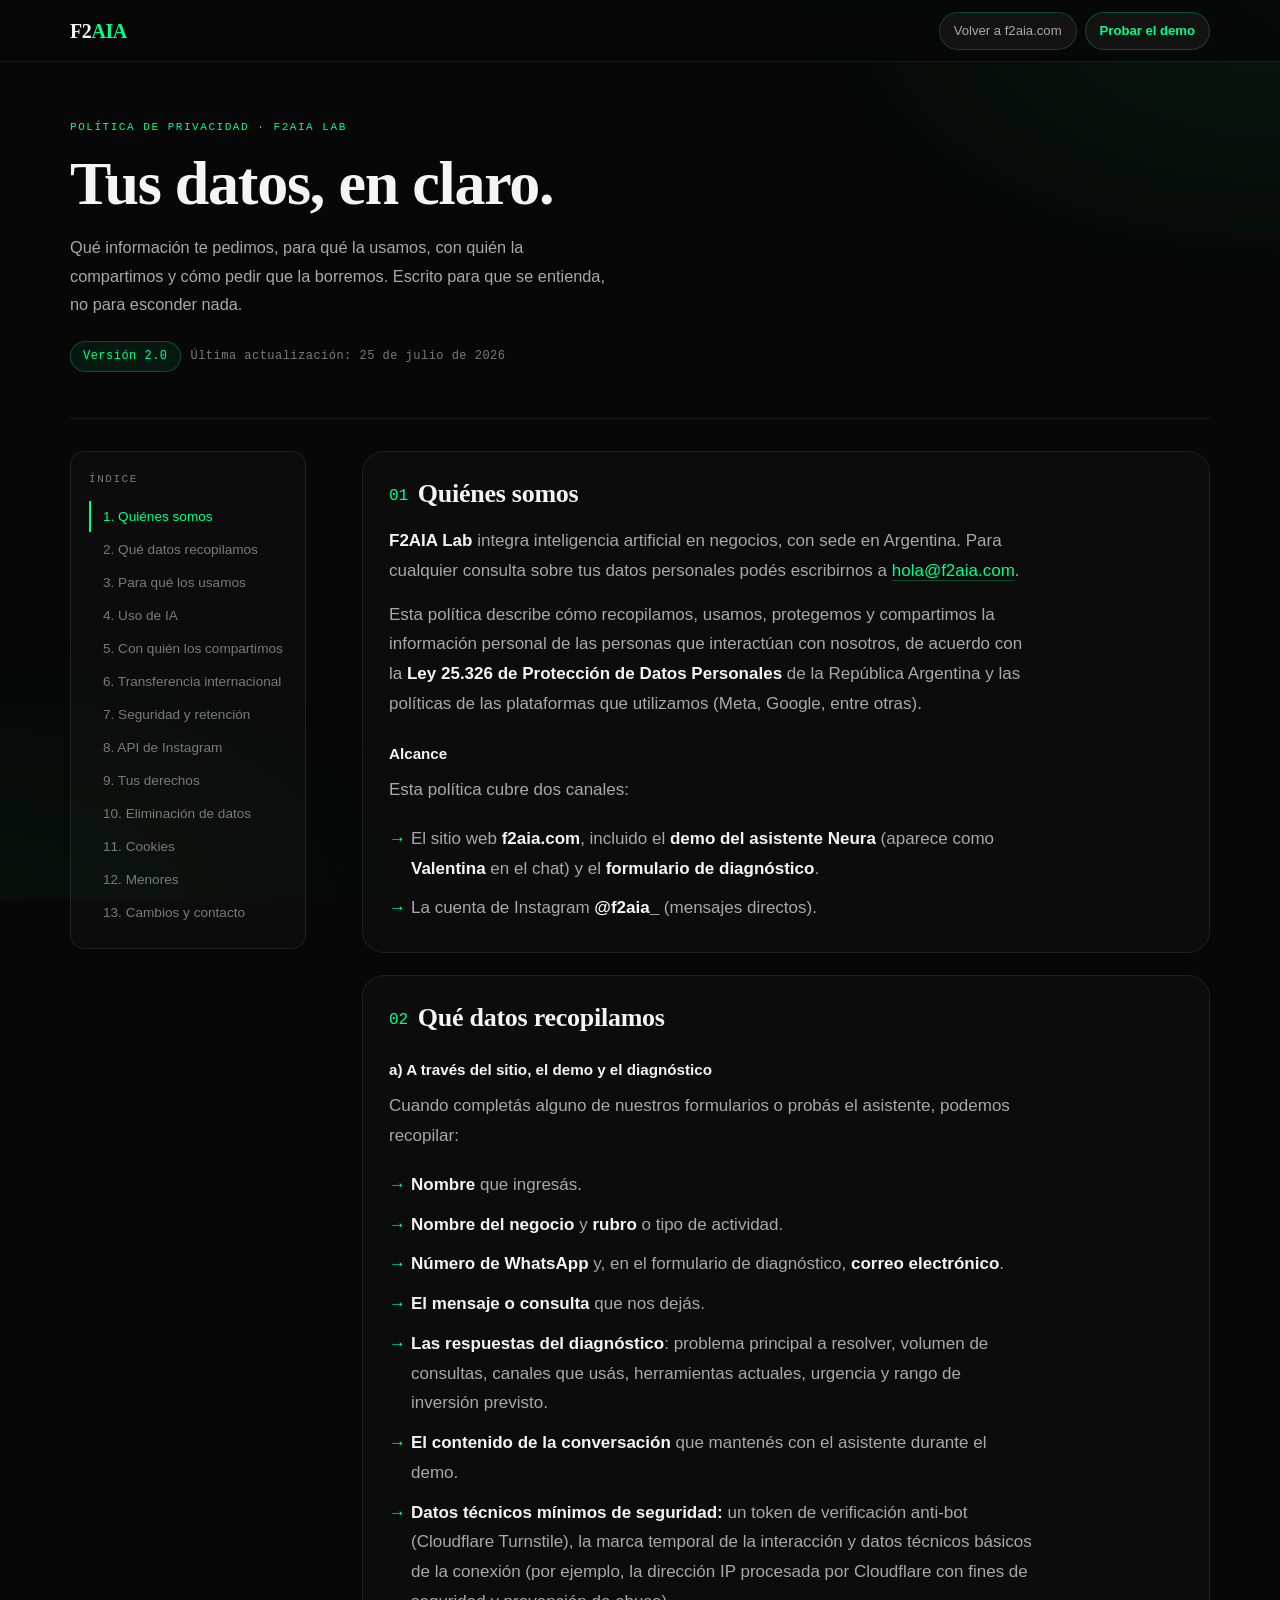
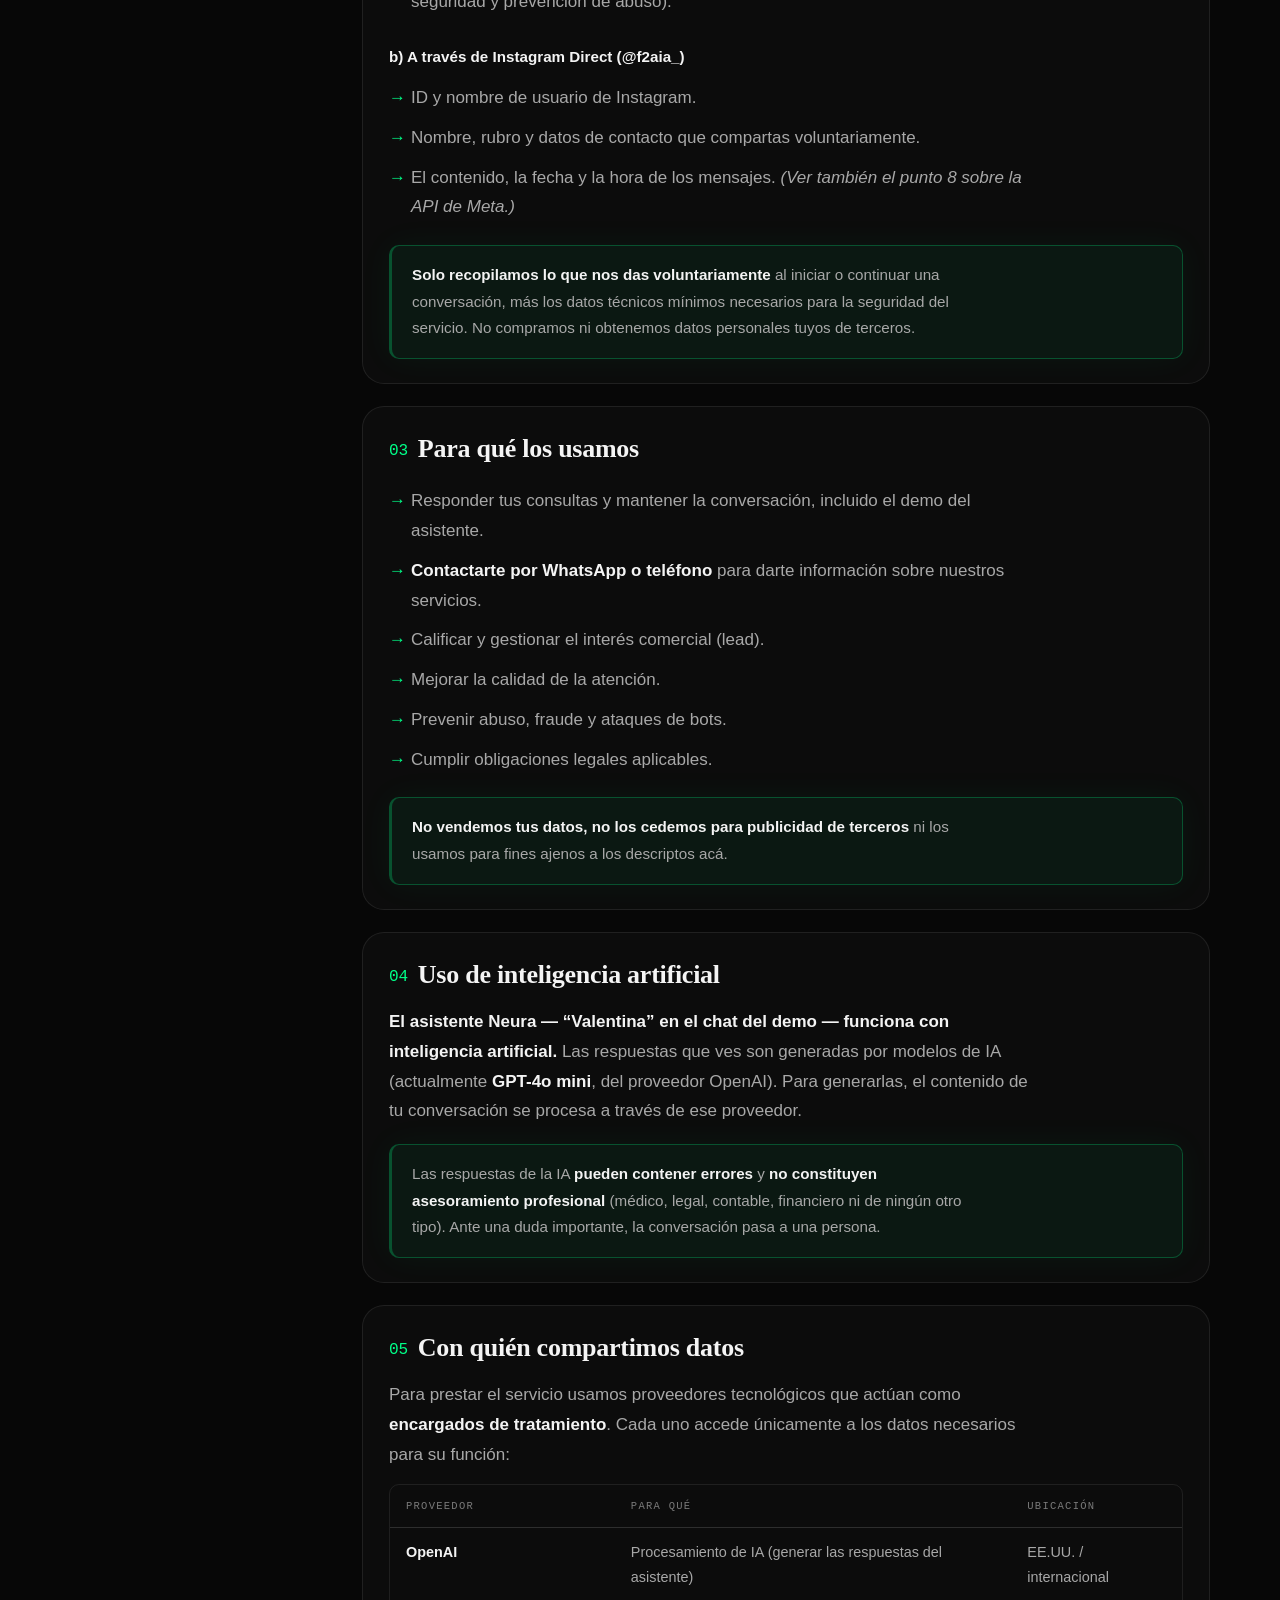
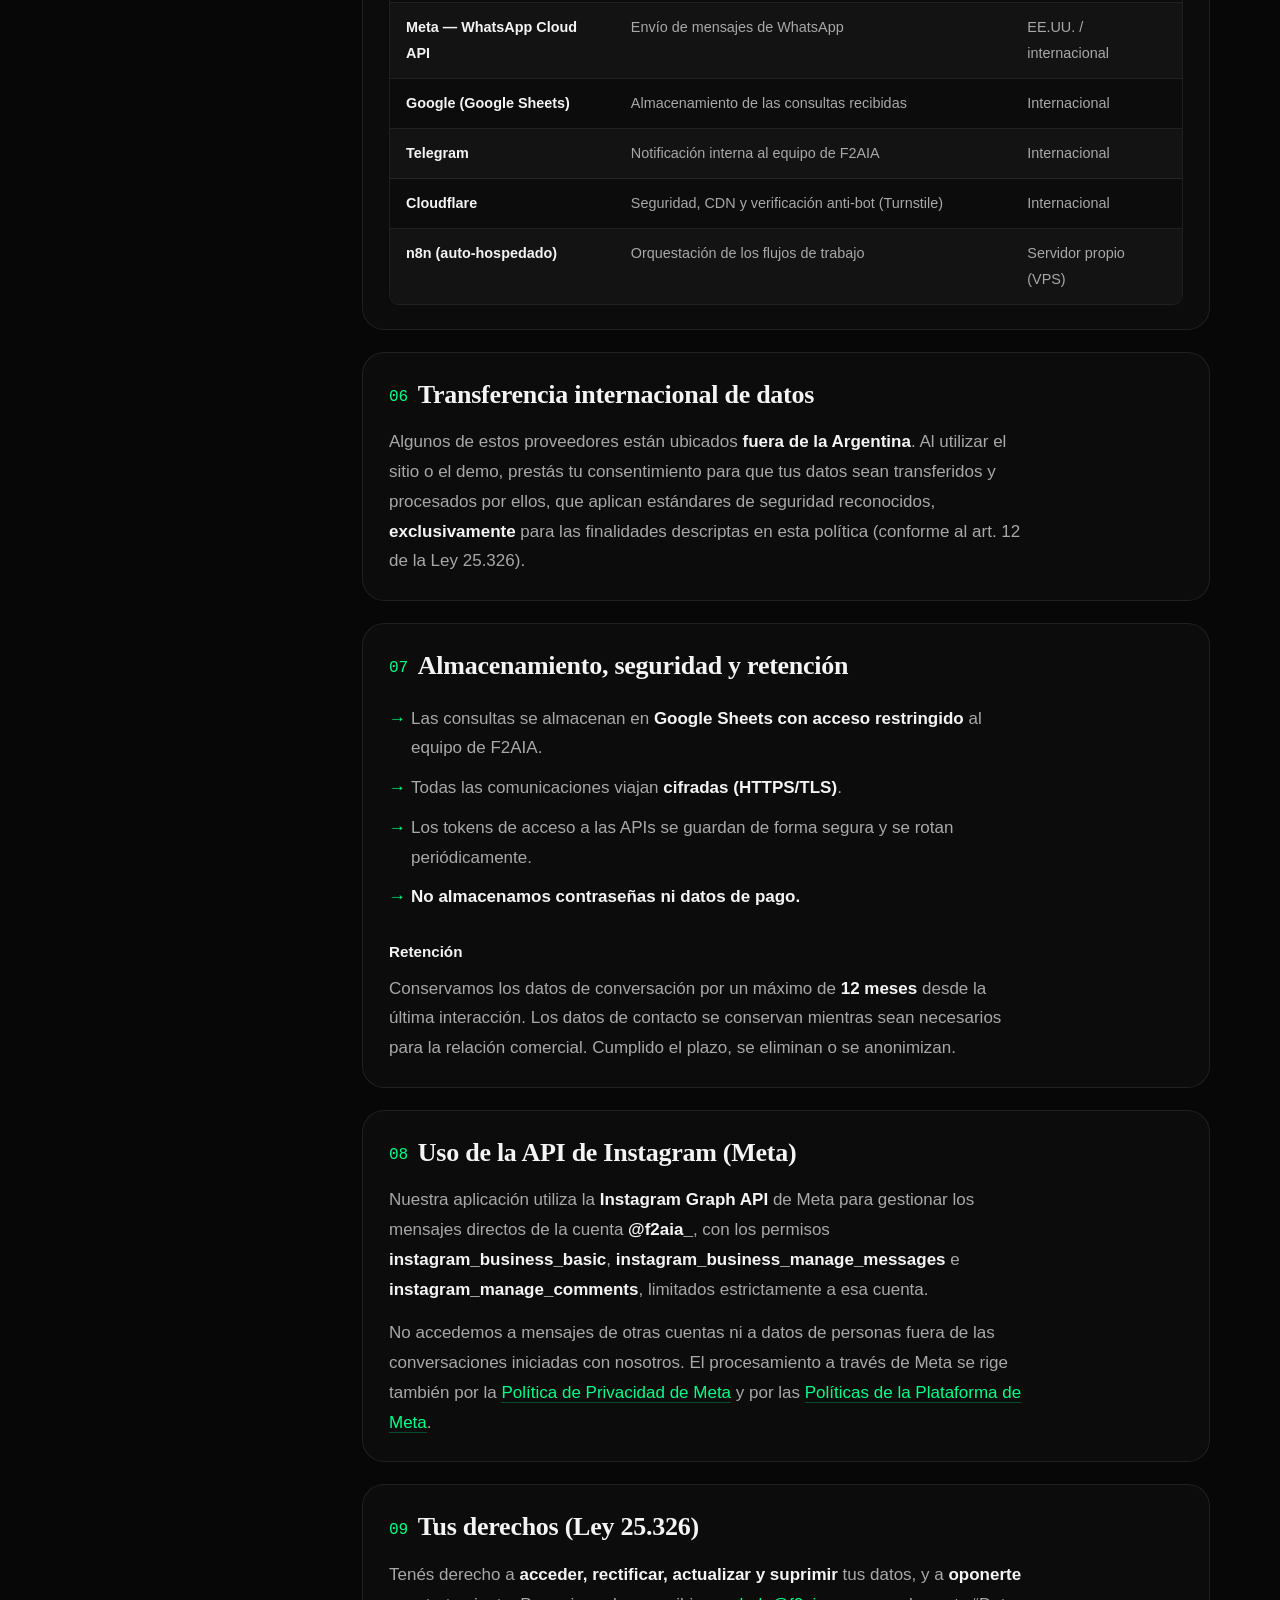
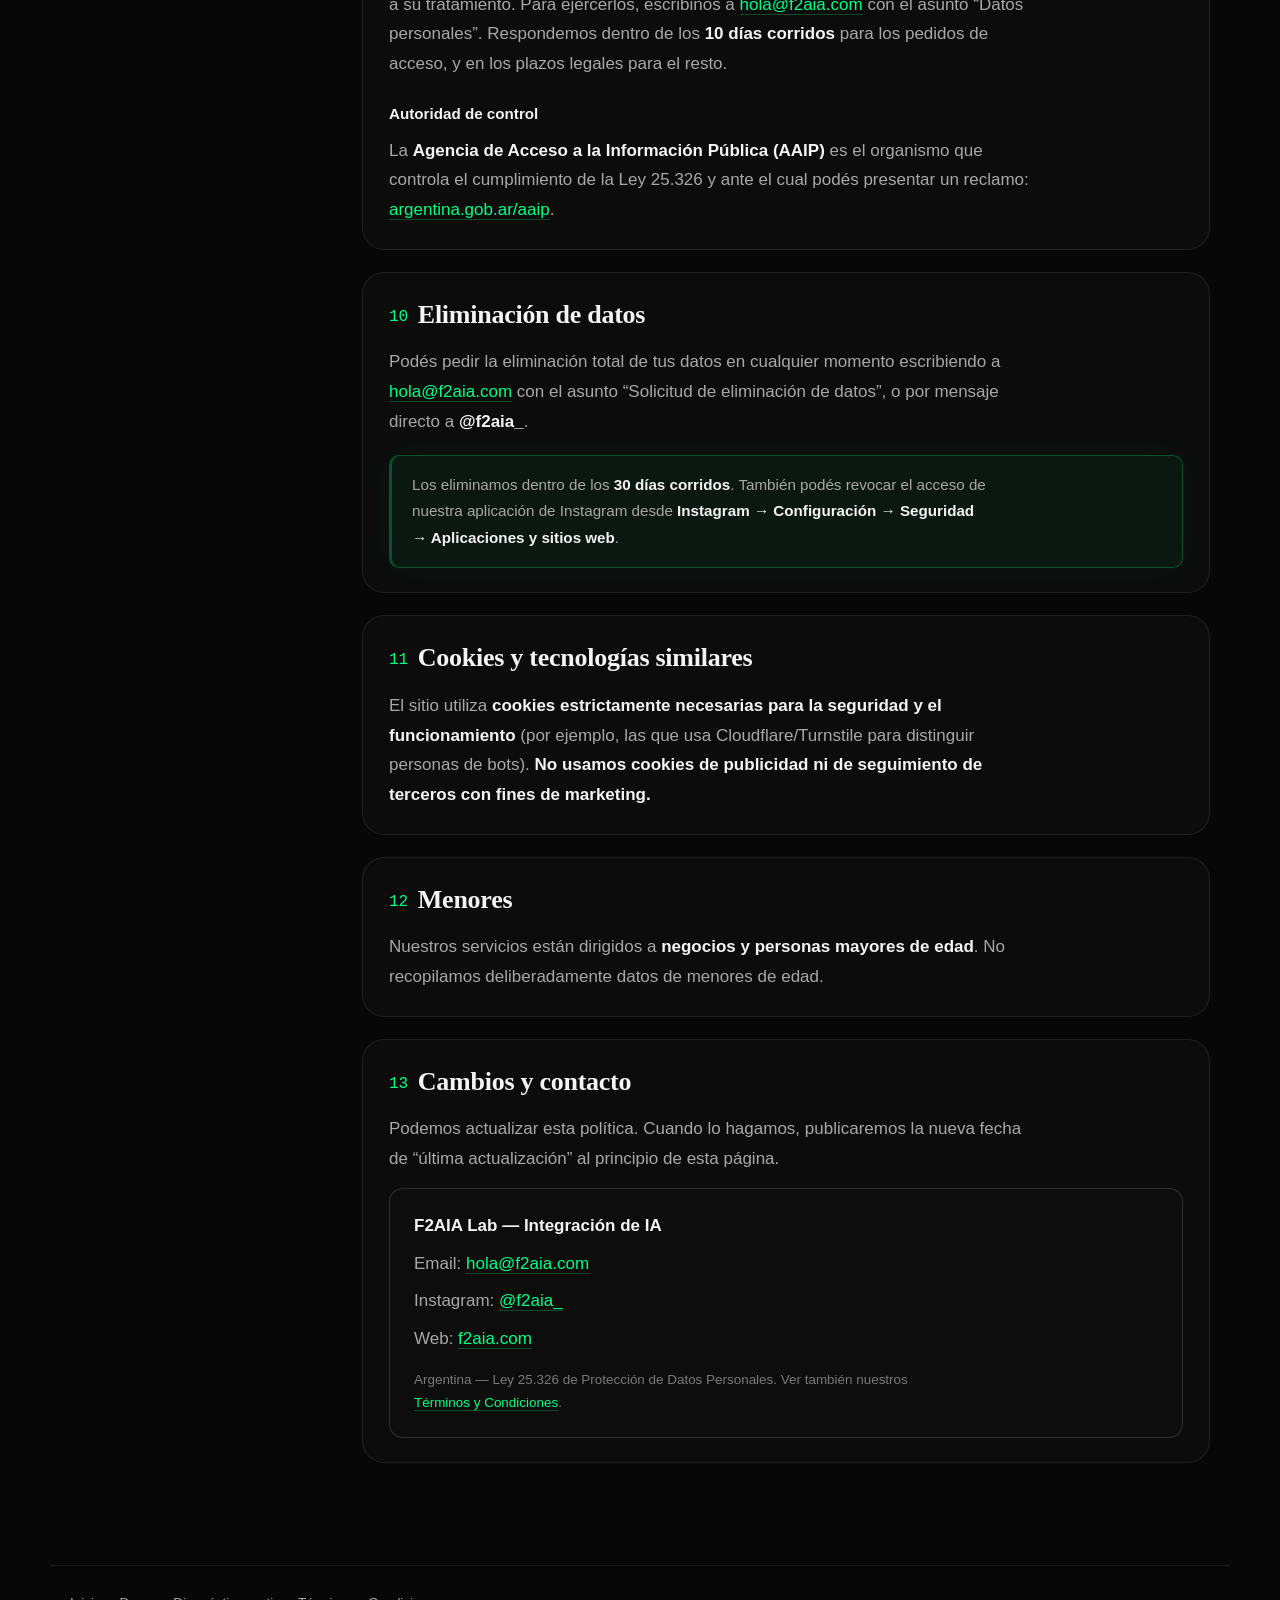
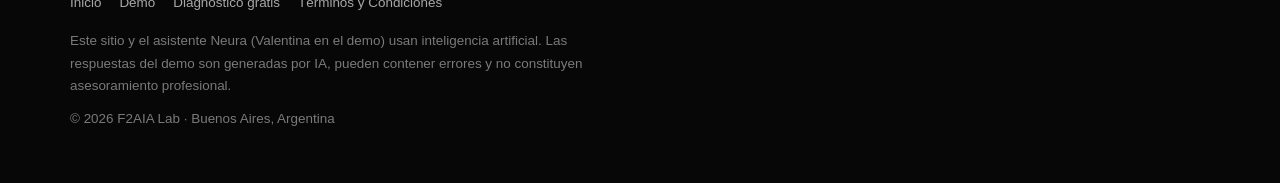
<file: privacidad/index.html>
<!DOCTYPE html>
<html lang="es-AR">
<head>
  <meta charset="UTF-8">
  <meta name="viewport" content="width=device-width, initial-scale=1.0">

  <meta http-equiv="Content-Security-Policy" content="default-src 'self'; style-src 'self' https://fonts.googleapis.com; font-src 'self' https://fonts.gstatic.com; script-src 'self'; img-src 'self' data:; base-uri 'none'; form-action 'none';">

  <title>Política de Privacidad | F2AIA</title>
  <meta name="description" content="Cómo F2AIA Lab recopila, usa, protege y comparte tus datos personales: sitio web, demo del asistente y diagnóstico. Ley 25.326 de Protección de Datos Personales.">
  <link rel="canonical" href="https://f2aia.com/privacidad/">

  <meta property="og:type" content="website">
  <meta property="og:url" content="https://f2aia.com/privacidad/">
  <meta property="og:title" content="Política de Privacidad | F2AIA">
  <meta property="og:description" content="Qué datos pedimos, para qué los usamos, con quién los compartimos y cómo pedir que los borremos.">
  <meta property="og:locale" content="es_AR">
  <meta property="og:image" content="https://f2aia.com/og.png">
  <meta property="og:image:width" content="1320">
  <meta property="og:image:height" content="693">
  <meta property="og:image:alt" content="F2AIA Lab — IA integrada. Lo repetitivo, resuelto.">
  <meta name="twitter:card" content="summary_large_image">
  <meta name="twitter:image" content="https://f2aia.com/og.png">

  <link rel="icon" href="/favicon.svg" type="image/svg+xml">
  <link rel="preconnect" href="https://fonts.googleapis.com">
  <link rel="preconnect" href="https://fonts.gstatic.com" crossorigin>
  <link href="https://fonts.googleapis.com/css2?family=Fraunces:opsz,wght@9..144,600;9..144,700&family=Inter:wght@300;400;500;600;700&family=JetBrains+Mono:wght@400;500&display=swap" rel="stylesheet">
  <link rel="stylesheet" href="/lib/f2aia-ui.css?v=20260725">
  <link rel="stylesheet" href="/lib/f2aia-legal.css?v=20260725">
</head>
<body>

<a class="skip-link" href="#contenido">Saltar al contenido</a>

<nav class="nav">
  <div class="nav-inner">
    <a class="nav-logo" href="/">F2<span>AIA</span></a>
    <div class="nav-links">
      <a class="nav-btn" href="/">Volver a f2aia.com</a>
      <a class="nav-btn nav-btn-accent" href="/demo/">Probar el demo</a>
    </div>
  </div>
</nav>

<div class="legal-wrap">

  <header class="legal-hero">
    <span class="f2-eyebrow">Política de privacidad · F2AIA Lab</span>
    <h1>Tus datos, en claro.</h1>
    <p class="legal-lead">Qué información te pedimos, para qué la usamos, con quién la compartimos y cómo
      pedir que la borremos. Escrito para que se entienda, no para esconder nada.</p>
    <p class="legal-meta">
      <span class="legal-badge">Versión 2.0</span>
      <span>Última actualización: <time datetime="2026-07-25">25 de julio de 2026</time></span>
    </p>
  </header>

  <div class="legal-body">

    <aside class="toc" aria-label="Índice de la política">
      <p class="toc-title">Índice</p>
      <ul class="toc-list">
        <li><a href="#quienes-somos">1. Quiénes somos</a></li>
        <li><a href="#datos">2. Qué datos recopilamos</a></li>
        <li><a href="#usos">3. Para qué los usamos</a></li>
        <li><a href="#ia">4. Uso de IA</a></li>
        <li><a href="#terceros">5. Con quién los compartimos</a></li>
        <li><a href="#transferencia">6. Transferencia internacional</a></li>
        <li><a href="#seguridad">7. Seguridad y retención</a></li>
        <li><a href="#instagram">8. API de Instagram</a></li>
        <li><a href="#derechos">9. Tus derechos</a></li>
        <li><a href="#eliminacion">10. Eliminación de datos</a></li>
        <li><a href="#cookies">11. Cookies</a></li>
        <li><a href="#menores">12. Menores</a></li>
        <li><a href="#contacto">13. Cambios y contacto</a></li>
      </ul>
    </aside>

    <main id="contenido">

      <section class="legal-section" id="quienes-somos">
        <h2><span class="num">01</span>Quiénes somos</h2>
        <p><strong>F2AIA Lab</strong> integra inteligencia artificial en negocios, con sede en Argentina.
          Para cualquier consulta sobre tus datos personales podés escribirnos a
          <a href="mailto:hola@f2aia.com">hola@f2aia.com</a>.</p>
        <p>Esta política describe cómo recopilamos, usamos, protegemos y compartimos la información personal
          de las personas que interactúan con nosotros, de acuerdo con la <strong>Ley 25.326 de Protección de
          Datos Personales</strong> de la República Argentina y las políticas de las plataformas que
          utilizamos (Meta, Google, entre otras).</p>
        <h3>Alcance</h3>
        <p>Esta política cubre dos canales:</p>
        <ul>
          <li>El sitio web <strong>f2aia.com</strong>, incluido el <strong>demo del asistente Neura</strong>
            (aparece como <strong>Valentina</strong> en el chat) y el <strong>formulario de
            diagnóstico</strong>.</li>
          <li>La cuenta de Instagram <strong>@f2aia_</strong> (mensajes directos).</li>
        </ul>
      </section>

      <section class="legal-section" id="datos">
        <h2><span class="num">02</span>Qué datos recopilamos</h2>

        <h3>a) A través del sitio, el demo y el diagnóstico</h3>
        <p>Cuando completás alguno de nuestros formularios o probás el asistente, podemos recopilar:</p>
        <ul>
          <li><strong>Nombre</strong> que ingresás.</li>
          <li><strong>Nombre del negocio</strong> y <strong>rubro</strong> o tipo de actividad.</li>
          <li><strong>Número de WhatsApp</strong> y, en el formulario de diagnóstico,
            <strong>correo electrónico</strong>.</li>
          <li><strong>El mensaje o consulta</strong> que nos dejás.</li>
          <li><strong>Las respuestas del diagnóstico</strong>: problema principal a resolver, volumen de
            consultas, canales que usás, herramientas actuales, urgencia y rango de inversión previsto.</li>
          <li><strong>El contenido de la conversación</strong> que mantenés con el asistente durante el demo.</li>
          <li><strong>Datos técnicos mínimos de seguridad:</strong> un token de verificación anti-bot
            (Cloudflare Turnstile), la marca temporal de la interacción y datos técnicos básicos de la
            conexión (por ejemplo, la dirección IP procesada por Cloudflare con fines de seguridad y
            prevención de abuso).</li>
        </ul>

        <h3>b) A través de Instagram Direct (@f2aia_)</h3>
        <ul>
          <li>ID y nombre de usuario de Instagram.</li>
          <li>Nombre, rubro y datos de contacto que compartas voluntariamente.</li>
          <li>El contenido, la fecha y la hora de los mensajes. <em>(Ver también el punto 8 sobre la API de
            Meta.)</em></li>
        </ul>

        <div class="callout">
          <p><strong>Solo recopilamos lo que nos das voluntariamente</strong> al iniciar o continuar una
            conversación, más los datos técnicos mínimos necesarios para la seguridad del servicio. No
            compramos ni obtenemos datos personales tuyos de terceros.</p>
        </div>
      </section>

      <section class="legal-section" id="usos">
        <h2><span class="num">03</span>Para qué los usamos</h2>
        <ul>
          <li>Responder tus consultas y mantener la conversación, incluido el demo del asistente.</li>
          <li><strong>Contactarte por WhatsApp o teléfono</strong> para darte información sobre nuestros
            servicios.</li>
          <li>Calificar y gestionar el interés comercial (lead).</li>
          <li>Mejorar la calidad de la atención.</li>
          <li>Prevenir abuso, fraude y ataques de bots.</li>
          <li>Cumplir obligaciones legales aplicables.</li>
        </ul>
        <div class="callout">
          <p><strong>No vendemos tus datos, no los cedemos para publicidad de terceros</strong> ni los usamos
            para fines ajenos a los descriptos acá.</p>
        </div>
      </section>

      <section class="legal-section" id="ia">
        <h2><span class="num">04</span>Uso de inteligencia artificial</h2>
        <p><strong>El asistente Neura —&nbsp;“Valentina” en el chat del demo&nbsp;— funciona con inteligencia
          artificial.</strong> Las respuestas que ves son generadas por modelos de IA (actualmente
          <strong>GPT-4o mini</strong>, del proveedor OpenAI). Para generarlas, el contenido de tu
          conversación se procesa a través de ese proveedor.</p>
        <div class="callout">
          <p>Las respuestas de la IA <strong>pueden contener errores</strong> y <strong>no constituyen
            asesoramiento profesional</strong> (médico, legal, contable, financiero ni de ningún otro tipo).
            Ante una duda importante, la conversación pasa a una persona.</p>
        </div>
      </section>

      <section class="legal-section" id="terceros">
        <h2><span class="num">05</span>Con quién compartimos datos</h2>
        <p>Para prestar el servicio usamos proveedores tecnológicos que actúan como <strong>encargados de
          tratamiento</strong>. Cada uno accede únicamente a los datos necesarios para su función:</p>
        <div class="table-wrap">
          <table class="legal-table">
            <thead>
              <tr><th>Proveedor</th><th>Para qué</th><th>Ubicación</th></tr>
            </thead>
            <tbody>
              <tr><td><strong>OpenAI</strong></td><td>Procesamiento de IA (generar las respuestas del asistente)</td><td>EE.UU. / internacional</td></tr>
              <tr><td><strong>Meta — WhatsApp Cloud API</strong></td><td>Envío de mensajes de WhatsApp</td><td>EE.UU. / internacional</td></tr>
              <tr><td><strong>Google (Google Sheets)</strong></td><td>Almacenamiento de las consultas recibidas</td><td>Internacional</td></tr>
              <tr><td><strong>Telegram</strong></td><td>Notificación interna al equipo de F2AIA</td><td>Internacional</td></tr>
              <tr><td><strong>Cloudflare</strong></td><td>Seguridad, CDN y verificación anti-bot (Turnstile)</td><td>Internacional</td></tr>
              <tr><td><strong>n8n (auto-hospedado)</strong></td><td>Orquestación de los flujos de trabajo</td><td>Servidor propio (VPS)</td></tr>
            </tbody>
          </table>
        </div>
      </section>

      <section class="legal-section" id="transferencia">
        <h2><span class="num">06</span>Transferencia internacional de datos</h2>
        <p>Algunos de estos proveedores están ubicados <strong>fuera de la Argentina</strong>. Al utilizar el
          sitio o el demo, prestás tu consentimiento para que tus datos sean transferidos y procesados por
          ellos, que aplican estándares de seguridad reconocidos, <strong>exclusivamente</strong> para las
          finalidades descriptas en esta política (conforme al art. 12 de la Ley 25.326).</p>
      </section>

      <section class="legal-section" id="seguridad">
        <h2><span class="num">07</span>Almacenamiento, seguridad y retención</h2>
        <ul>
          <li>Las consultas se almacenan en <strong>Google Sheets con acceso restringido</strong> al equipo
            de F2AIA.</li>
          <li>Todas las comunicaciones viajan <strong>cifradas (HTTPS/TLS)</strong>.</li>
          <li>Los tokens de acceso a las APIs se guardan de forma segura y se rotan periódicamente.</li>
          <li><strong>No almacenamos contraseñas ni datos de pago.</strong></li>
        </ul>
        <h3>Retención</h3>
        <p>Conservamos los datos de conversación por un máximo de <strong>12 meses</strong> desde la última
          interacción. Los datos de contacto se conservan mientras sean necesarios para la relación
          comercial. Cumplido el plazo, se eliminan o se anonimizan.</p>
      </section>

      <section class="legal-section" id="instagram">
        <h2><span class="num">08</span>Uso de la API de Instagram (Meta)</h2>
        <p>Nuestra aplicación utiliza la <strong>Instagram Graph API</strong> de Meta para gestionar los
          mensajes directos de la cuenta <strong>@f2aia_</strong>, con los permisos
          <strong>instagram_business_basic</strong>, <strong>instagram_business_manage_messages</strong> e
          <strong>instagram_manage_comments</strong>, limitados estrictamente a esa cuenta.</p>
        <p>No accedemos a mensajes de otras cuentas ni a datos de personas fuera de las conversaciones
          iniciadas con nosotros. El procesamiento a través de Meta se rige también por la
          <a href="https://www.facebook.com/privacy/policy/" target="_blank" rel="noopener">Política de
          Privacidad de Meta</a> y por las
          <a href="https://developers.facebook.com/policy/" target="_blank" rel="noopener">Políticas de la
          Plataforma de Meta</a>.</p>
      </section>

      <section class="legal-section" id="derechos">
        <h2><span class="num">09</span>Tus derechos (Ley 25.326)</h2>
        <p>Tenés derecho a <strong>acceder, rectificar, actualizar y suprimir</strong> tus datos, y a
          <strong>oponerte</strong> a su tratamiento. Para ejercerlos, escribinos a
          <a href="mailto:hola@f2aia.com">hola@f2aia.com</a> con el asunto “Datos personales”. Respondemos
          dentro de los <strong>10 días corridos</strong> para los pedidos de acceso, y en los plazos legales
          para el resto.</p>
        <h3>Autoridad de control</h3>
        <p>La <strong>Agencia de Acceso a la Información Pública (AAIP)</strong> es el organismo que controla
          el cumplimiento de la Ley 25.326 y ante el cual podés presentar un reclamo:
          <a href="https://www.argentina.gob.ar/aaip" target="_blank" rel="noopener">argentina.gob.ar/aaip</a>.</p>
      </section>

      <section class="legal-section" id="eliminacion">
        <h2><span class="num">10</span>Eliminación de datos</h2>
        <p>Podés pedir la eliminación total de tus datos en cualquier momento escribiendo a
          <a href="mailto:hola@f2aia.com">hola@f2aia.com</a> con el asunto “Solicitud de eliminación de
          datos”, o por mensaje directo a <strong>@f2aia_</strong>.</p>
        <div class="callout">
          <p>Los eliminamos dentro de los <strong>30 días corridos</strong>. También podés revocar el acceso
            de nuestra aplicación de Instagram desde <strong>Instagram → Configuración → Seguridad →
            Aplicaciones y sitios web</strong>.</p>
        </div>
      </section>

      <section class="legal-section" id="cookies">
        <h2><span class="num">11</span>Cookies y tecnologías similares</h2>
        <p>El sitio utiliza <strong>cookies estrictamente necesarias para la seguridad y el
          funcionamiento</strong> (por ejemplo, las que usa Cloudflare/Turnstile para distinguir personas de
          bots). <strong>No usamos cookies de publicidad ni de seguimiento de terceros con fines de
          marketing.</strong></p>
      </section>

      <section class="legal-section" id="menores">
        <h2><span class="num">12</span>Menores</h2>
        <p>Nuestros servicios están dirigidos a <strong>negocios y personas mayores de edad</strong>. No
          recopilamos deliberadamente datos de menores de edad.</p>
      </section>

      <section class="legal-section" id="contacto">
        <h2><span class="num">13</span>Cambios y contacto</h2>
        <p>Podemos actualizar esta política. Cuando lo hagamos, publicaremos la nueva fecha de “última
          actualización” al principio de esta página.</p>
        <div class="contact-card">
          <p><strong>F2AIA Lab — Integración de IA</strong></p>
          <p>Email: <a href="mailto:hola@f2aia.com">hola@f2aia.com</a></p>
          <p>Instagram: <a href="https://www.instagram.com/f2aia_" target="_blank" rel="noopener">@f2aia_</a></p>
          <p>Web: <a href="https://f2aia.com">f2aia.com</a></p>
          <p class="contact-legal">Argentina — Ley 25.326 de Protección de Datos Personales.
            Ver también nuestros <a href="/terminos/">Términos y Condiciones</a>.</p>
        </div>
      </section>

    </main>
  </div>
</div>

<footer class="legal-footer">
  <div class="footer-links">
    <a href="/">Inicio</a>
    <a href="/demo/">Demo</a>
    <a href="/diagnostico/">Diagnóstico gratis</a>
    <a href="/terminos/">Términos y Condiciones</a>
  </div>
  <p class="footer-ai">Este sitio y el asistente Neura (Valentina en el demo) usan inteligencia artificial.
    Las respuestas del demo son generadas por IA, pueden contener errores y no constituyen asesoramiento
    profesional.</p>
  <p class="footer-copy">© 2026 F2AIA Lab · Buenos Aires, Argentina</p>
</footer>

<script defer src="/lib/legal-toc.js?v=20260725"></script>
<script defer src="/lib/cursor.js"></script>
</body>
</html>
</file>
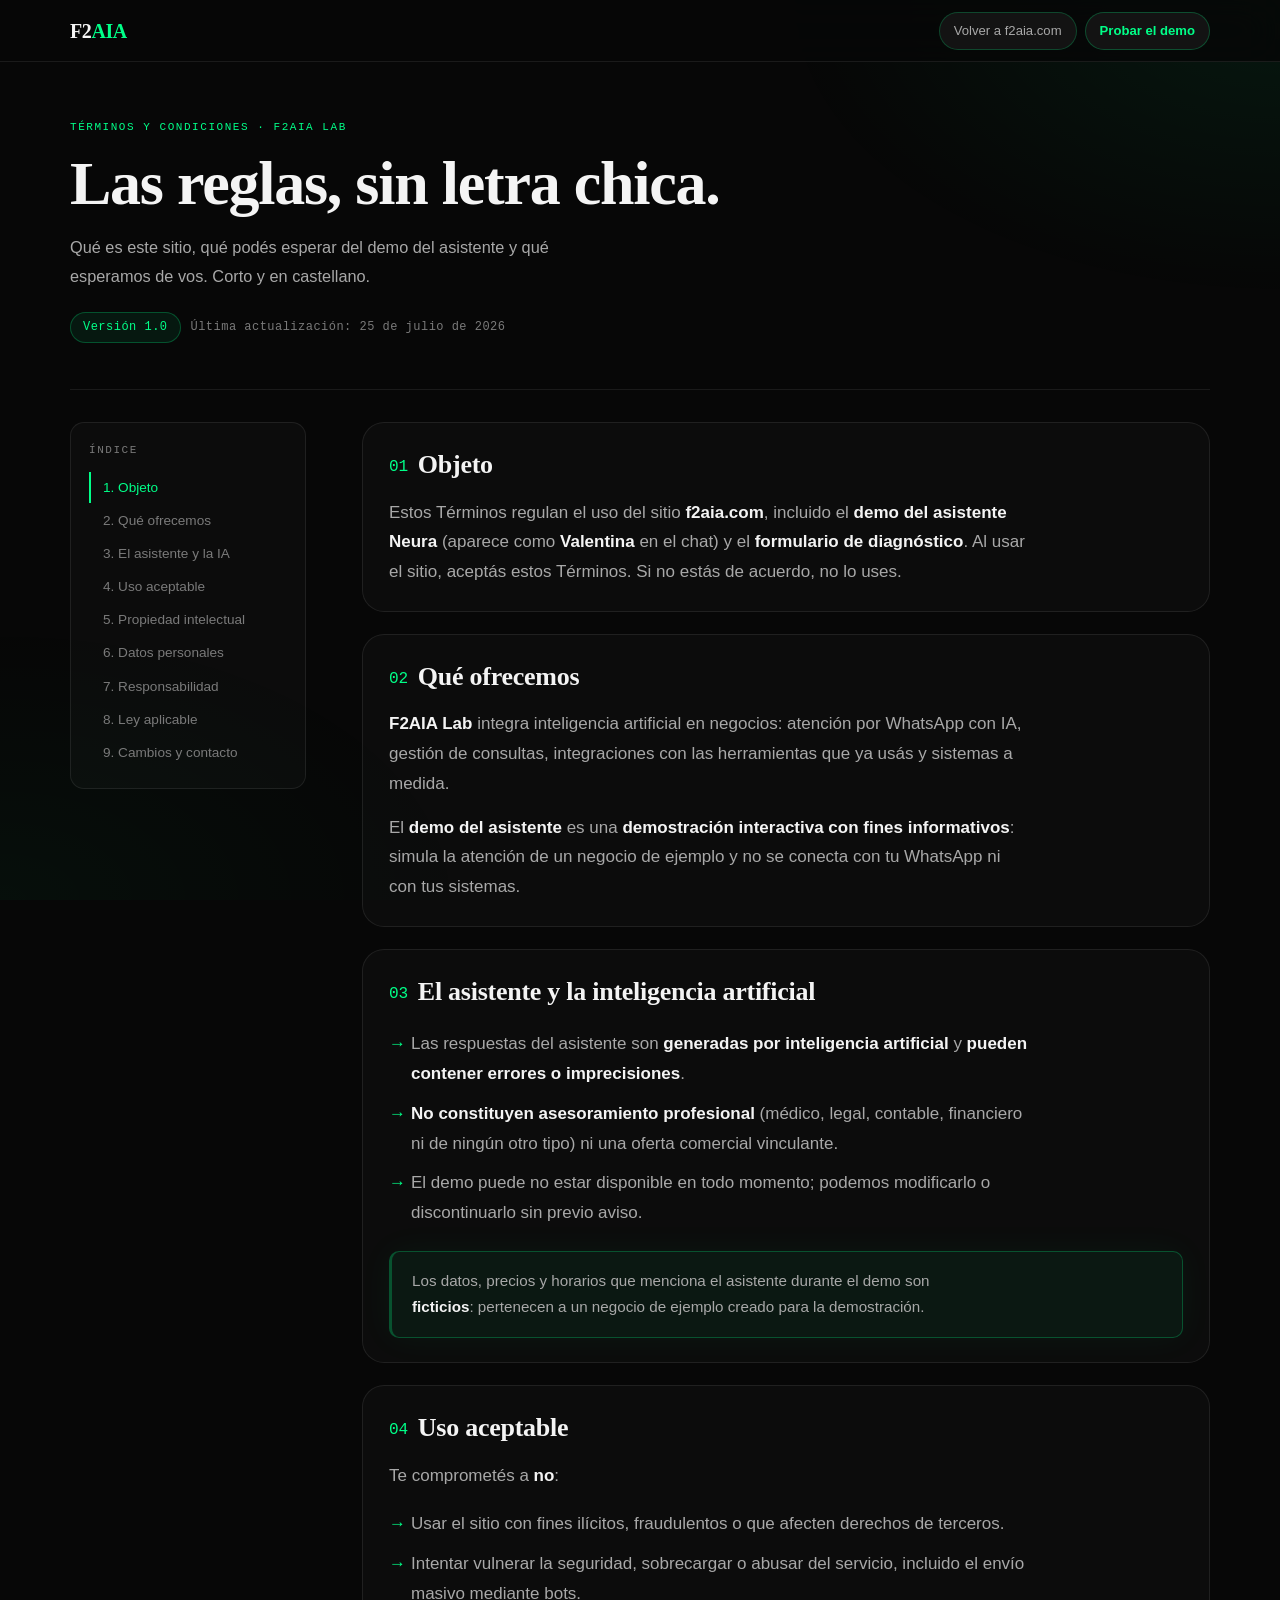
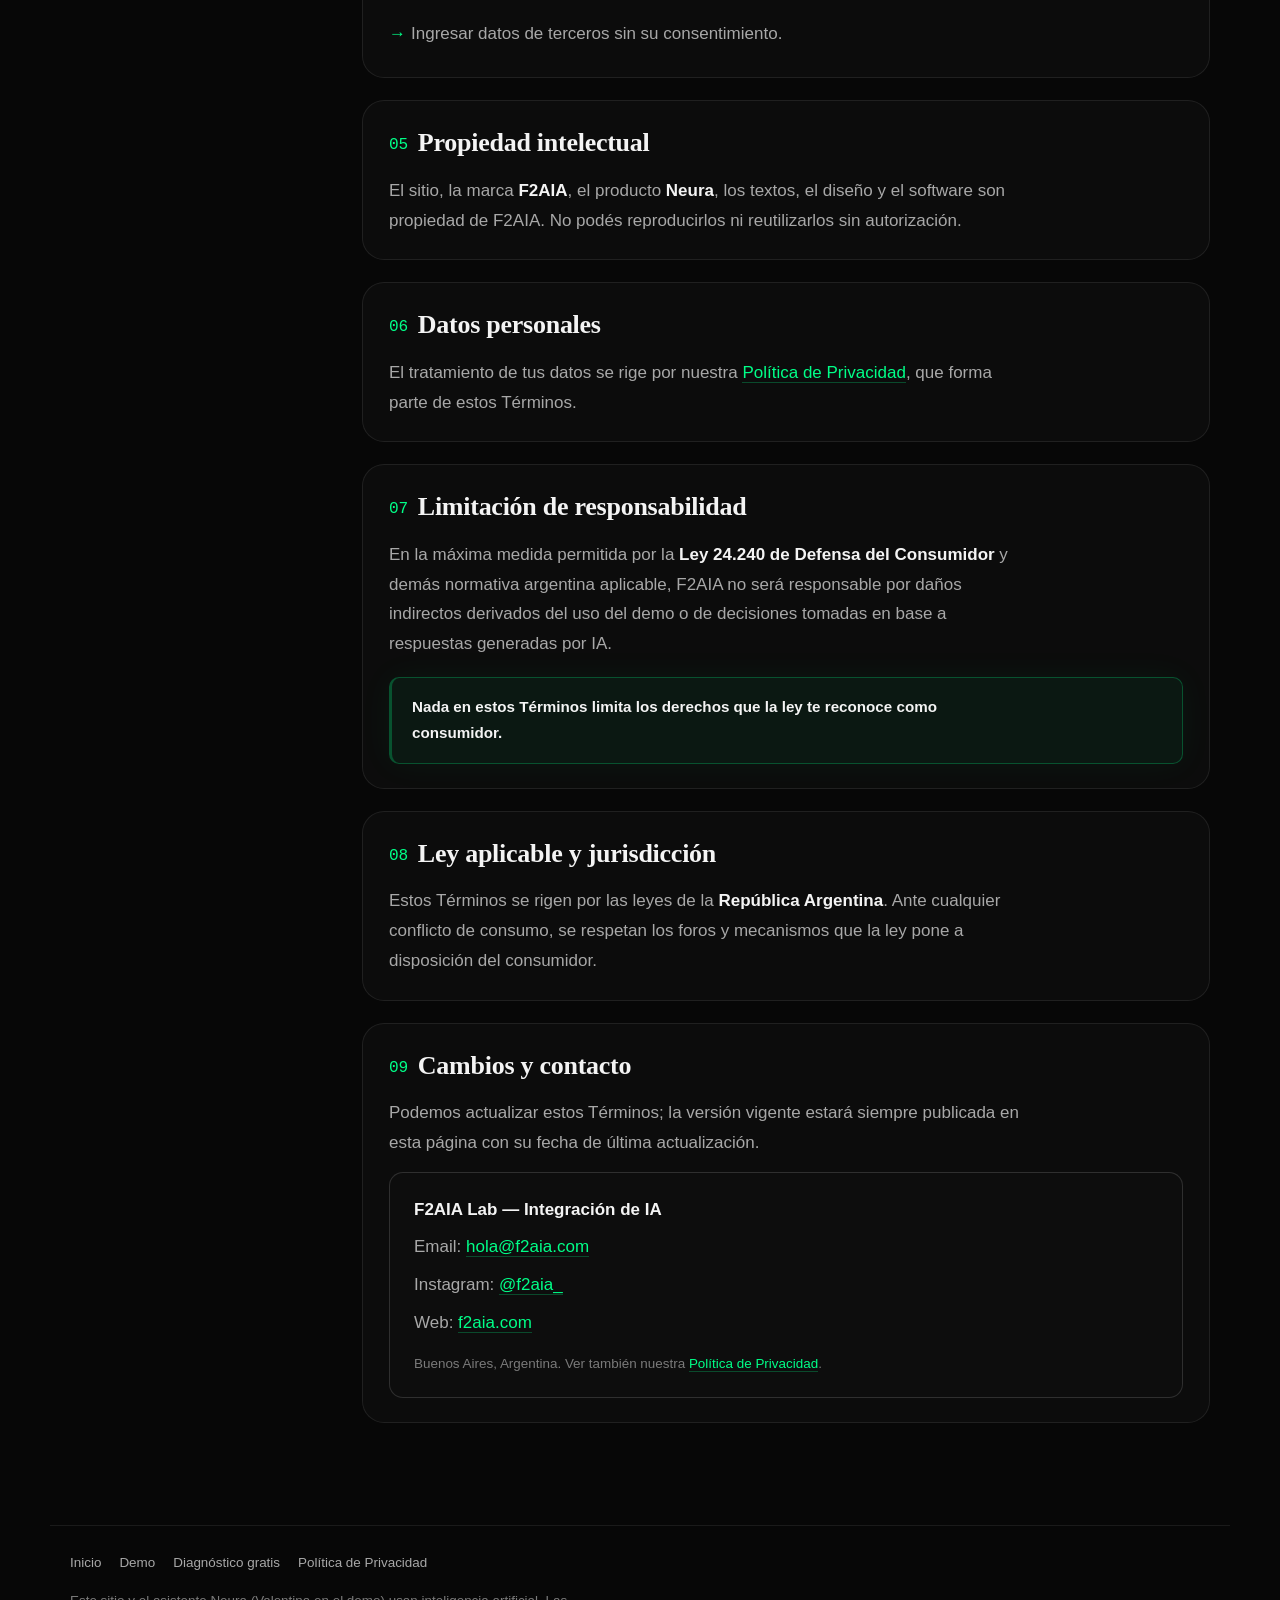
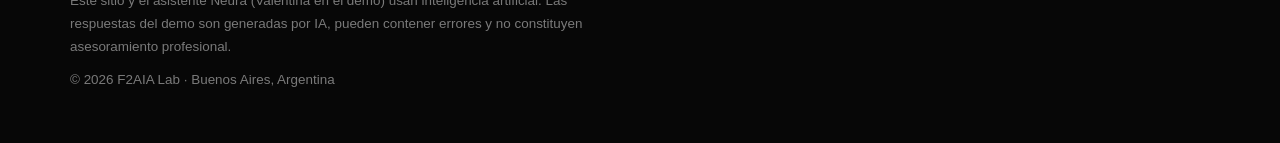
<file: terminos/index.html>
<!DOCTYPE html>
<html lang="es-AR">
<head>
  <meta charset="UTF-8">
  <meta name="viewport" content="width=device-width, initial-scale=1.0">

  <meta http-equiv="Content-Security-Policy" content="default-src 'self'; style-src 'self' https://fonts.googleapis.com; font-src 'self' https://fonts.gstatic.com; script-src 'self'; img-src 'self' data:; base-uri 'none'; form-action 'none';">

  <title>Términos y Condiciones | F2AIA</title>
  <meta name="description" content="Términos y condiciones de uso del sitio f2aia.com, del demo del asistente y del formulario de diagnóstico. F2AIA Lab, Argentina.">
  <link rel="canonical" href="https://f2aia.com/terminos/">

  <meta property="og:type" content="website">
  <meta property="og:url" content="https://f2aia.com/terminos/">
  <meta property="og:title" content="Términos y Condiciones | F2AIA">
  <meta property="og:description" content="Las reglas de uso del sitio, del demo del asistente y del diagnóstico, en lenguaje claro.">
  <meta property="og:locale" content="es_AR">
  <meta property="og:image" content="https://f2aia.com/og.png">
  <meta property="og:image:width" content="1320">
  <meta property="og:image:height" content="693">
  <meta property="og:image:alt" content="F2AIA Lab — IA integrada. Lo repetitivo, resuelto.">
  <meta name="twitter:card" content="summary_large_image">
  <meta name="twitter:image" content="https://f2aia.com/og.png">

  <link rel="icon" href="/favicon.svg" type="image/svg+xml">
  <link rel="preconnect" href="https://fonts.googleapis.com">
  <link rel="preconnect" href="https://fonts.gstatic.com" crossorigin>
  <link href="https://fonts.googleapis.com/css2?family=Fraunces:opsz,wght@9..144,600;9..144,700&family=Inter:wght@300;400;500;600;700&family=JetBrains+Mono:wght@400;500&display=swap" rel="stylesheet">
  <link rel="stylesheet" href="/lib/f2aia-ui.css?v=20260725">
  <link rel="stylesheet" href="/lib/f2aia-legal.css?v=20260725">
</head>
<body>

<a class="skip-link" href="#contenido">Saltar al contenido</a>

<nav class="nav">
  <div class="nav-inner">
    <a class="nav-logo" href="/">F2<span>AIA</span></a>
    <div class="nav-links">
      <a class="nav-btn" href="/">Volver a f2aia.com</a>
      <a class="nav-btn nav-btn-accent" href="/demo/">Probar el demo</a>
    </div>
  </div>
</nav>

<div class="legal-wrap">

  <header class="legal-hero">
    <span class="f2-eyebrow">Términos y condiciones · F2AIA Lab</span>
    <h1>Las reglas, sin letra chica.</h1>
    <p class="legal-lead">Qué es este sitio, qué podés esperar del demo del asistente y qué esperamos de
      vos. Corto y en castellano.</p>
    <p class="legal-meta">
      <span class="legal-badge">Versión 1.0</span>
      <span>Última actualización: <time datetime="2026-07-25">25 de julio de 2026</time></span>
    </p>
  </header>

  <div class="legal-body">

    <aside class="toc" aria-label="Índice de los términos">
      <p class="toc-title">Índice</p>
      <ul class="toc-list">
        <li><a href="#objeto">1. Objeto</a></li>
        <li><a href="#que-ofrecemos">2. Qué ofrecemos</a></li>
        <li><a href="#ia">3. El asistente y la IA</a></li>
        <li><a href="#uso-aceptable">4. Uso aceptable</a></li>
        <li><a href="#propiedad">5. Propiedad intelectual</a></li>
        <li><a href="#datos">6. Datos personales</a></li>
        <li><a href="#responsabilidad">7. Responsabilidad</a></li>
        <li><a href="#ley">8. Ley aplicable</a></li>
        <li><a href="#contacto">9. Cambios y contacto</a></li>
      </ul>
    </aside>

    <main id="contenido">

      <section class="legal-section" id="objeto">
        <h2><span class="num">01</span>Objeto</h2>
        <p>Estos Términos regulan el uso del sitio <strong>f2aia.com</strong>, incluido el <strong>demo del
          asistente Neura</strong> (aparece como <strong>Valentina</strong> en el chat) y el
          <strong>formulario de diagnóstico</strong>. Al usar el sitio, aceptás estos Términos. Si no estás
          de acuerdo, no lo uses.</p>
      </section>

      <section class="legal-section" id="que-ofrecemos">
        <h2><span class="num">02</span>Qué ofrecemos</h2>
        <p><strong>F2AIA Lab</strong> integra inteligencia artificial en negocios: atención por WhatsApp con
          IA, gestión de consultas, integraciones con las herramientas que ya usás y sistemas a medida.</p>
        <p>El <strong>demo del asistente</strong> es una <strong>demostración interactiva con fines
          informativos</strong>: simula la atención de un negocio de ejemplo y no se conecta con tu WhatsApp
          ni con tus sistemas.</p>
      </section>

      <section class="legal-section" id="ia">
        <h2><span class="num">03</span>El asistente y la inteligencia artificial</h2>
        <ul>
          <li>Las respuestas del asistente son <strong>generadas por inteligencia artificial</strong> y
            <strong>pueden contener errores o imprecisiones</strong>.</li>
          <li><strong>No constituyen asesoramiento profesional</strong> (médico, legal, contable, financiero
            ni de ningún otro tipo) ni una oferta comercial vinculante.</li>
          <li>El demo puede no estar disponible en todo momento; podemos modificarlo o discontinuarlo sin
            previo aviso.</li>
        </ul>
        <div class="callout">
          <p>Los datos, precios y horarios que menciona el asistente durante el demo son
            <strong>ficticios</strong>: pertenecen a un negocio de ejemplo creado para la demostración.</p>
        </div>
      </section>

      <section class="legal-section" id="uso-aceptable">
        <h2><span class="num">04</span>Uso aceptable</h2>
        <p>Te comprometés a <strong>no</strong>:</p>
        <ul>
          <li>Usar el sitio con fines ilícitos, fraudulentos o que afecten derechos de terceros.</li>
          <li>Intentar vulnerar la seguridad, sobrecargar o abusar del servicio, incluido el envío masivo
            mediante bots.</li>
          <li>Ingresar datos de terceros sin su consentimiento.</li>
        </ul>
      </section>

      <section class="legal-section" id="propiedad">
        <h2><span class="num">05</span>Propiedad intelectual</h2>
        <p>El sitio, la marca <strong>F2AIA</strong>, el producto <strong>Neura</strong>, los textos, el
          diseño y el software son propiedad de F2AIA. No podés reproducirlos ni reutilizarlos sin
          autorización.</p>
      </section>

      <section class="legal-section" id="datos">
        <h2><span class="num">06</span>Datos personales</h2>
        <p>El tratamiento de tus datos se rige por nuestra
          <a href="/privacidad/">Política de Privacidad</a>, que forma parte de estos Términos.</p>
      </section>

      <section class="legal-section" id="responsabilidad">
        <h2><span class="num">07</span>Limitación de responsabilidad</h2>
        <p>En la máxima medida permitida por la <strong>Ley 24.240 de Defensa del Consumidor</strong> y demás
          normativa argentina aplicable, F2AIA no será responsable por daños indirectos derivados del uso del
          demo o de decisiones tomadas en base a respuestas generadas por IA.</p>
        <div class="callout">
          <p><strong>Nada en estos Términos limita los derechos que la ley te reconoce como
            consumidor.</strong></p>
        </div>
      </section>

      <section class="legal-section" id="ley">
        <h2><span class="num">08</span>Ley aplicable y jurisdicción</h2>
        <p>Estos Términos se rigen por las leyes de la <strong>República Argentina</strong>. Ante cualquier
          conflicto de consumo, se respetan los foros y mecanismos que la ley pone a disposición del
          consumidor.</p>
      </section>

      <section class="legal-section" id="contacto">
        <h2><span class="num">09</span>Cambios y contacto</h2>
        <p>Podemos actualizar estos Términos; la versión vigente estará siempre publicada en esta página con
          su fecha de última actualización.</p>
        <div class="contact-card">
          <p><strong>F2AIA Lab — Integración de IA</strong></p>
          <p>Email: <a href="mailto:hola@f2aia.com">hola@f2aia.com</a></p>
          <p>Instagram: <a href="https://www.instagram.com/f2aia_" target="_blank" rel="noopener">@f2aia_</a></p>
          <p>Web: <a href="https://f2aia.com">f2aia.com</a></p>
          <p class="contact-legal">Buenos Aires, Argentina. Ver también nuestra
            <a href="/privacidad/">Política de Privacidad</a>.</p>
        </div>
      </section>

    </main>
  </div>
</div>

<footer class="legal-footer">
  <div class="footer-links">
    <a href="/">Inicio</a>
    <a href="/demo/">Demo</a>
    <a href="/diagnostico/">Diagnóstico gratis</a>
    <a href="/privacidad/">Política de Privacidad</a>
  </div>
  <p class="footer-ai">Este sitio y el asistente Neura (Valentina en el demo) usan inteligencia artificial.
    Las respuestas del demo son generadas por IA, pueden contener errores y no constituyen asesoramiento
    profesional.</p>
  <p class="footer-copy">© 2026 F2AIA Lab · Buenos Aires, Argentina</p>
</footer>

<script defer src="/lib/legal-toc.js?v=20260725"></script>
<script defer src="/lib/cursor.js"></script>
</body>
</html>
</file>
<file: lib/f2aia-ui.css>
/* F2AIA — sistema visual compartido. Consumido por /demo (2026-07-23).
   La landing todavía usa su CSS inline; se migra con el reskin de /diagnostico. */
:root {
  --bg:          #070707;
  --bg-card:     #0d0d0d;
  --bg-elev:     #131313;
  --accent:      #00FF88;
  --accent-2:    #00C46A;
  --accent-glow: rgba(0, 255, 136, 0.10);
  --accent-line: rgba(0, 255, 136, 0.25);
  --error:       #ef4444;
  --error-glow:  rgba(239, 68, 68, 0.12);
  --text:        #f4f4f4;
  --text-2:      #a8a8a8;
  --text-3:      #7a7a7a;
  --border:      rgba(255, 255, 255, 0.08);
  --border-2:    rgba(255, 255, 255, 0.14);
  --radius-sm:   10px;
  --radius:      14px;
  --radius-lg:   22px;
  --font:         'Inter', -apple-system, BlinkMacSystemFont, sans-serif;
  --font-display: 'Fraunces', Georgia, serif;
  --font-mono:    'JetBrains Mono', ui-monospace, monospace;
}

.f2-eyebrow {
  font-family: var(--font-mono);
  font-size: 11px;
  letter-spacing: 0.14em;
  text-transform: uppercase;
  color: var(--accent);
}

.f2-card {
  background: var(--bg-card);
  border: 1px solid var(--border);
  border-radius: var(--radius-lg);
  box-shadow: 0 0 0 1px rgba(0, 255, 136, 0.04), 0 24px 60px rgba(0, 0, 0, 0.55);
}

.f2-btn {
  display: inline-flex;
  align-items: center;
  justify-content: center;
  gap: 8px;
  font-family: var(--font);
  font-size: 15px;
  font-weight: 600;
  color: var(--text);
  background: var(--bg-elev);
  border: 1px solid var(--border-2);
  border-radius: 99px;
  padding: 13px 22px;
  cursor: pointer;
  text-decoration: none;
  transition: border-color 0.2s, box-shadow 0.2s, color 0.2s;
}
.f2-btn:hover {
  color: var(--accent);
  border-color: var(--accent-line);
  box-shadow: 0 0 0 3px var(--accent-glow);
}

.f2-btn-primary {
  color: #041209;
  background: var(--accent);
  border-color: transparent;
}
.f2-btn-primary:hover {
  color: #041209;
  background: #4dffab;
  box-shadow: 0 0 0 4px var(--accent-glow);
}
</file>
<file: diagnostico/styles.css>
/* ============================================================
   F2AIA — Diagnóstico gratis
   styles.css v20260724 — sistema visual F2AIA
   Consume tokens de /lib/f2aia-ui.css (linkeado antes).
   Reestiliza las clases-hook existentes SIN renombrarlas
   (main.js lee IDs/data-attrs/name/value, no estilos).
   ============================================================ */

:root {
  --nav-h:     64px;
  --container: 1160px;
}

/* === RESET === */
*, *::before, *::after { box-sizing: border-box; margin: 0; padding: 0; }
html { scroll-behavior: smooth; font-size: 16px; -webkit-text-size-adjust: 100%; }
body {
  font-family: var(--font);
  background: var(--bg);
  color: var(--text);
  line-height: 1.6;
  overflow-x: hidden;
  min-height: 100vh;
  -webkit-font-smoothing: antialiased;
}
img, svg { display: block; max-width: 100%; }
a { color: inherit; text-decoration: none; }
button { font: inherit; border: none; background: none; cursor: pointer; }
ul, ol { list-style: none; }

/* === FONDO OLED + GLOW === */
body::before {
  content: '';
  position: fixed;
  inset: 0;
  z-index: 0;
  pointer-events: none;
  background:
    radial-gradient(ellipse 70% 55% at 100% 0%, rgba(0,255,136,0.10) 0%, transparent 58%),
    radial-gradient(ellipse 60% 50% at 0% 88%, rgba(0,255,136,0.05) 0%, transparent 55%),
    radial-gradient(ellipse 90% 40% at 50% 108%, rgba(0,0,0,0.55) 0%, transparent 60%);
}

/* === CURSOR GLOW (CSP-safe: la CSP estricta bloquea el <style> que inyecta cursor.js;
   estas reglas viven en CSS externo permitido para que el spotlight funcione igual) === */
#f2aia-cursor-glow {
  position: fixed; top: 0; left: 0;
  width: 460px; height: 460px;
  border-radius: 50%;
  pointer-events: none;
  z-index: 9998;
  opacity: 0;
  transition: opacity 0.35s ease;
  will-change: transform;
  background: radial-gradient(circle, rgba(0,255,136,0.10) 0%, rgba(0,255,136,0.045) 32%, rgba(0,255,136,0) 68%);
}

/* === CONTAINER === */
.container {
  position: relative;
  z-index: 1;
  width: 100%;
  max-width: var(--container);
  margin: 0 auto;
  padding: 0 20px;
}
@media (min-width: 768px)  { .container { padding: 0 32px; } }
@media (min-width: 1200px) { .container { padding: 0 40px; } }

/* === UTILIDADES === */
.kicker {
  font-family: var(--font-mono);
  font-size: 11px;
  font-weight: 500;
  letter-spacing: 0.16em;
  color: var(--accent);
  text-transform: uppercase;
  margin-bottom: 16px;
  display: block;
}
.green-text { color: var(--accent); }

/* === NAV === */
.nav {
  position: fixed;
  top: 0; left: 0; right: 0;
  z-index: 1000;
  height: var(--nav-h);
  transition: background 0.3s, border-color 0.3s, backdrop-filter 0.3s;
  border-bottom: 1px solid transparent;
}
.nav.scrolled {
  background: rgba(7,7,7,0.82);
  backdrop-filter: blur(22px);
  -webkit-backdrop-filter: blur(22px);
  border-color: var(--border);
}
.nav-inner {
  height: var(--nav-h);
  display: flex;
  align-items: center;
  justify-content: space-between;
  gap: 16px;
  max-width: var(--container);
  margin: 0 auto;
  padding: 0 20px;
}
@media (min-width: 768px)  { .nav-inner { padding: 0 32px; } }
@media (min-width: 1200px) { .nav-inner { padding: 0 40px; } }

.nav-logo {
  font-family: var(--font-display);
  font-size: 1.25rem;
  font-weight: 700;
  letter-spacing: -0.02em;
  color: var(--text);
  flex-shrink: 0;
}
.nav-logo span { color: var(--accent); }

.nav-escape { display: flex; align-items: center; gap: 8px; }
.nav-back {
  font-size: 0.82rem;
  color: var(--text-2);
  padding: 6px 13px;
  border-radius: 99px;
  background: #131313;
  border: 1px solid rgba(0,255,136,0.28);
  transition: color 0.2s, border-color 0.2s, box-shadow 0.2s;
}
.nav-back:hover {
  color: var(--accent);
  border-color: var(--accent);
  box-shadow: 0 0 0 3px var(--accent-glow);
}
.nav-demo-btn {
  font-size: 0.82rem;
  font-weight: 600;
  color: var(--accent);
  padding: 6px 15px;
  border-radius: 99px;
  border: 1px solid var(--accent-line);
  transition: background 0.2s, border-color 0.2s, box-shadow 0.2s;
}
.nav-demo-btn:hover {
  box-shadow: 0 0 0 3px var(--accent-glow);
  border-color: rgba(0,255,136,0.45);
}

/* === HERO === */
.hero {
  position: relative;
  z-index: 1;
  padding: calc(var(--nav-h) + 54px) 0 44px;
  text-align: center;
}
.hero h1 {
  font-family: var(--font-display);
  font-weight: 700;
  font-size: clamp(2rem, 6vw, 3.4rem);
  line-height: 1.08;
  letter-spacing: -0.025em;
  margin: 0 auto 22px;
  max-width: 640px;
}
.hero-badges {
  display: flex;
  flex-wrap: wrap;
  gap: 8px;
  justify-content: center;
  margin: 0 auto 28px;
}
.badge {
  font-family: var(--font-mono);
  font-size: 0.68rem;
  letter-spacing: 0.06em;
  color: var(--accent);
  background: var(--accent-glow);
  border: 1px solid var(--accent-line);
  border-radius: 100px;
  padding: 6px 14px;
  white-space: nowrap;
}
.hero-cta-group {
  display: flex;
  flex-wrap: wrap;
  gap: 10px;
  justify-content: center;
}

/* === BOTONES === */
.btn-primary {
  display: inline-flex;
  align-items: center;
  justify-content: center;
  gap: 8px;
  padding: 14px 28px;
  background: #131313;
  color: var(--accent);
  font-family: var(--font);
  font-weight: 700;
  font-size: 0.95rem;
  border: 1.5px solid var(--accent);
  border-radius: 99px;
  cursor: pointer;
  transition: background 0.2s, box-shadow 0.25s, border-color 0.2s, transform 0.15s;
  box-shadow: 0 0 0 1px rgba(0,255,136,0.12), 0 0 26px -6px rgba(0,255,136,0.45);
  text-decoration: none;
}
.btn-primary:hover {
  background: #171b18;
  box-shadow: 0 0 0 3px var(--accent-glow), 0 0 34px -6px rgba(0,255,136,0.6);
  transform: translateY(-1px);
}
.btn-primary:active { transform: translateY(0); }

.btn-ghost {
  display: inline-flex;
  align-items: center;
  justify-content: center;
  gap: 8px;
  padding: 13px 22px;
  background: #131313;
  color: var(--text-2);
  font-size: 0.9rem;
  font-weight: 600;
  border: 1px solid rgba(0,255,136,0.30);
  border-radius: 99px;
  cursor: pointer;
  transition: color 0.2s, border-color 0.2s, background 0.2s, box-shadow 0.2s;
  text-decoration: none;
}
.btn-ghost:hover {
  color: var(--accent);
  background: #171b18;
  border-color: var(--accent);
  box-shadow: 0 0 0 3px var(--accent-glow);
}

/* === TRUST STRIP === */
.trust-strip {
  position: relative;
  z-index: 1;
  max-width: 680px;
  margin: 0 auto;
  padding: 0 20px 40px;
}
.trust-strip-inner {
  display: flex;
  background:
    linear-gradient(180deg, rgba(0,255,136,0.05), rgba(0,255,136,0.015)),
    rgba(12,15,13,0.6);
  backdrop-filter: blur(10px);
  -webkit-backdrop-filter: blur(10px);
  border: 1px solid rgba(0,255,136,0.14);
  border-radius: var(--radius);
  overflow: hidden;
}
.trust-item {
  flex: 1;
  display: flex;
  align-items: center;
  gap: 9px;
  padding: 15px 18px;
  font-size: 0.82rem;
  color: var(--text-2);
  border-right: 1px solid rgba(255,255,255,0.08);
  white-space: nowrap;
}
.trust-item:last-child { border-right: none; }
.trust-icon { font-size: 1.05rem; flex-shrink: 0; }

/* === SECCIONES === */
section { position: relative; z-index: 1; padding: 80px 0; }
.diagnostico-section { padding-top: 0; padding-bottom: 100px; }

/* === CONTENEDOR FORM (estética .f2-card) === */
#diagnostico-form {
  max-width: 680px;
  margin: 0 auto;
  background:
    linear-gradient(180deg, rgba(0,255,136,0.06) 0%, rgba(0,255,136,0.015) 45%, rgba(0,255,136,0.025) 100%),
    rgba(12,15,13,0.66);
  backdrop-filter: blur(14px);
  -webkit-backdrop-filter: blur(14px);
  border: 1px solid rgba(0,255,136,0.16);
  border-radius: var(--radius-lg);
  box-shadow: 0 24px 60px rgba(0,0,0,0.55), 0 0 90px -30px rgba(0,255,136,0.28);
  overflow: hidden;
}

/* === BARRA DE PROGRESO === */
.progress-header {
  padding: 22px 32px 18px;
  border-bottom: 1px solid var(--border);
}
.progress-meta {
  display: flex;
  justify-content: space-between;
  align-items: center;
  margin-bottom: 12px;
  gap: 8px;
}
.progress-label {
  font-family: var(--font-mono);
  font-size: 0.68rem;
  color: var(--accent);
  letter-spacing: 0.12em;
  text-transform: uppercase;
  white-space: nowrap;
}
.progress-title {
  font-family: var(--font-mono);
  font-size: 0.72rem;
  color: var(--text-3);
  text-align: right;
  letter-spacing: 0.04em;
}
.progress-track {
  height: 3px;
  background: rgba(255,255,255,0.08);
  border-radius: 2px;
  overflow: hidden;
}
.progress-fill {
  height: 100%;
  background: linear-gradient(90deg, var(--accent), var(--accent-2));
  border-radius: 2px;
  transition: width 0.4s cubic-bezier(0.4,0,0.2,1);
  width: 12.5%;
}

/* === PANELES DE PASO === */
.step-panel {
  display: none;
  padding: 30px 32px;
  flex-direction: column;
  min-height: 400px;
  opacity: 0;
  transform: translateY(14px);
  transition: opacity 0.28s ease, transform 0.28s ease;
}
.step-panel.step-active { display: flex; }
.step-panel.step-enter  { opacity: 1; transform: none; }

.step-title {
  font-family: var(--font-display);
  font-weight: 600;
  font-size: 1.28rem;
  line-height: 1.28;
  letter-spacing: -0.01em;
  margin-bottom: 6px;
}
.step-subtitle {
  font-size: 0.86rem;
  color: var(--text-2);
  margin-bottom: 22px;
  line-height: 1.55;
}

/* === HONEYPOT === */
.hp-wrap {
  position: absolute;
  left: -9999px;
  width: 1px; height: 1px;
  overflow: hidden;
  opacity: 0;
  pointer-events: none;
}

/* === INPUTS (PASO 1) === */
.input-grid { display: grid; grid-template-columns: 1fr 1fr; gap: 0 16px; }
@media (max-width: 560px) { .input-grid { grid-template-columns: 1fr; } }

.input-group { margin-bottom: 18px; }
.input-group label {
  display: block;
  font-size: 0.8rem;
  font-weight: 500;
  color: var(--text-2);
  margin-bottom: 7px;
}
.input-group input {
  width: 100%;
  background: rgba(255,255,255,0.04);
  border: 1px solid rgba(255,255,255,0.12);
  border-radius: var(--radius-sm);
  padding: 12px 14px;
  color: var(--text);
  font-family: var(--font);
  font-size: 0.93rem;
  transition: border-color 0.2s, box-shadow 0.2s;
  outline: none;
  -webkit-appearance: none;
}
.input-group input:focus {
  border-color: var(--accent-line);
  box-shadow: 0 0 0 3px var(--accent-glow);
}
.input-group input.field-error {
  border-color: var(--error);
  box-shadow: 0 0 0 3px var(--error-glow);
}
.input-group input::placeholder { color: var(--text-3); }

.error-msg {
  display: block;
  font-size: 0.74rem;
  color: #ff8a97;
  margin-top: 5px;
  min-height: 16px;
  line-height: 1.4;
}
.step-error {
  display: none;
  font-size: 0.78rem;
  color: #ff8a97;
  margin-bottom: 10px;
  line-height: 1.4;
}

/* === RADIO CARDS === */
.radio-cards-grid {
  display: grid;
  grid-template-columns: repeat(auto-fill, minmax(195px, 1fr));
  gap: 9px;
  margin-bottom: 4px;
  flex: 1;
  align-content: start;
}
.radio-card-label { cursor: pointer; display: block; position: relative; }
.radio-card-label input[type="radio"] {
  position: absolute; opacity: 0; pointer-events: none; width: 0; height: 0;
}
.radio-card-body {
  display: flex;
  align-items: flex-start;
  gap: 10px;
  background: rgba(255,255,255,0.035);
  border: 1px solid rgba(255,255,255,0.10);
  border-radius: var(--radius-sm);
  padding: 13px 14px;
  min-height: 52px;
  transition: border-color 0.18s, background 0.18s, box-shadow 0.18s;
  user-select: none;
}
.radio-card-label:hover .radio-card-body {
  border-color: rgba(0,255,136,0.28);
  background: rgba(255,255,255,0.06);
}
.radio-card-label input[type="radio"]:checked ~ .radio-card-body {
  border-color: var(--accent);
  background: rgba(0,255,136,0.10);
  box-shadow: 0 0 0 1px var(--accent-line), 0 0 22px -6px rgba(0,255,136,0.45);
}
.radio-card-label input[type="radio"]:focus-visible ~ .radio-card-body {
  outline: 2px solid var(--accent);
  outline-offset: 2px;
}
.radio-dot {
  width: 16px; height: 16px;
  min-width: 16px;
  border: 1.5px solid rgba(255,255,255,0.30);
  border-radius: 50%;
  margin-top: 1px;
  display: flex;
  align-items: center;
  justify-content: center;
  transition: border-color 0.18s, background 0.18s;
  flex-shrink: 0;
}
.radio-card-label input[type="radio"]:checked ~ .radio-card-body .radio-dot {
  border-color: var(--accent);
  background: var(--accent);
}
.radio-dot::after {
  content: '';
  width: 5px; height: 5px;
  border-radius: 50%;
  background: var(--bg);
  display: none;
}
.radio-card-label input[type="radio"]:checked ~ .radio-card-body .radio-dot::after { display: block; }
.radio-card-text {
  font-size: 0.86rem;
  color: var(--text);
  line-height: 1.4;
  overflow-wrap: break-word;
  word-break: break-word;
}

/* === MULTI-SELECT CARDS === */
.multi-cards-grid {
  display: grid;
  grid-template-columns: repeat(auto-fill, minmax(175px, 1fr));
  gap: 9px;
  margin-bottom: 4px;
  flex: 1;
  align-content: start;
}
.multi-card-label { cursor: pointer; display: block; position: relative; }
.multi-card-label input[type="checkbox"] {
  position: absolute; opacity: 0; pointer-events: none; width: 0; height: 0;
}
.multi-card-body {
  display: flex;
  align-items: flex-start;
  gap: 10px;
  background: rgba(255,255,255,0.035);
  border: 1px solid rgba(255,255,255,0.10);
  border-radius: var(--radius-sm);
  padding: 13px 14px;
  min-height: 50px;
  transition: border-color 0.18s, background 0.18s, box-shadow 0.18s;
  user-select: none;
}
.multi-card-label:hover .multi-card-body {
  border-color: rgba(0,255,136,0.28);
  background: rgba(255,255,255,0.06);
}
.multi-card-label input[type="checkbox"]:checked ~ .multi-card-body {
  border-color: var(--accent);
  background: rgba(0,255,136,0.10);
  box-shadow: 0 0 0 1px var(--accent-line), 0 0 22px -6px rgba(0,255,136,0.45);
}
.multi-card-label input[type="checkbox"]:focus-visible ~ .multi-card-body {
  outline: 2px solid var(--accent);
  outline-offset: 2px;
}
.multi-check {
  width: 16px; height: 16px;
  min-width: 16px;
  border: 1.5px solid rgba(255,255,255,0.30);
  border-radius: 4px;
  margin-top: 1px;
  display: flex;
  align-items: center;
  justify-content: center;
  transition: background 0.18s, border-color 0.18s;
  flex-shrink: 0;
}
.multi-card-label input[type="checkbox"]:checked ~ .multi-card-body .multi-check {
  border-color: var(--accent);
  background: var(--accent);
}
.multi-check-icon {
  font-size: 9px;
  font-weight: 900;
  color: var(--bg);
  display: none;
  line-height: 1;
}
.multi-card-label input[type="checkbox"]:checked ~ .multi-card-body .multi-check-icon { display: block; }
.multi-card-text {
  font-size: 0.86rem;
  color: var(--text);
  line-height: 1.4;
}

/* === CAMPO "OTRO" RUBRO === */
#rubro-otro-wrap { display: none; margin-top: 12px; }
#rubro-otro-wrap input {
  width: 100%;
  background: rgba(255,255,255,0.04);
  border: 1px solid var(--accent-line);
  border-radius: var(--radius-sm);
  padding: 11px 14px;
  color: var(--text);
  font-family: var(--font);
  font-size: 0.9rem;
  outline: none;
  transition: border-color 0.2s, box-shadow 0.2s;
}
#rubro-otro-wrap input:focus {
  border-color: var(--accent);
  box-shadow: 0 0 0 3px var(--accent-glow);
}
#rubro-otro-wrap input::placeholder { color: var(--text-3); }

/* === ACCIONES DE PASO === */
.step-actions {
  margin-top: auto;
  padding-top: 24px;
  border-top: 1px solid var(--border);
  display: flex;
  flex-direction: column;
  gap: 14px;
}
.step-btn-row { display: flex; gap: 10px; }
.btn-next {
  flex: 1;
  padding: 14px 20px;
  background: #131313;
  color: var(--accent);
  font-family: var(--font);
  font-weight: 700;
  font-size: 0.93rem;
  border: 1.5px solid var(--accent);
  border-radius: 99px;
  cursor: pointer;
  transition: background 0.2s, box-shadow 0.25s, border-color 0.2s, transform 0.15s;
  box-shadow: 0 0 0 1px rgba(0,255,136,0.12), 0 0 24px -6px rgba(0,255,136,0.42);
}
.btn-next:hover {
  background: #171b18;
  box-shadow: 0 0 0 3px var(--accent-glow), 0 0 32px -6px rgba(0,255,136,0.58);
  transform: translateY(-1px);
}
.btn-next:active { transform: translateY(0); }
.btn-next:disabled { opacity: 0.5; cursor: not-allowed; transform: none; box-shadow: none; color: var(--text-3); border-color: var(--border-2); }
.btn-prev {
  padding: 12px 18px;
  background: #131313;
  color: var(--text-2);
  font-size: 0.86rem;
  border: 1px solid rgba(0,255,136,0.28);
  border-radius: 99px;
  cursor: pointer;
  transition: color 0.2s, border-color 0.2s, background 0.2s, box-shadow 0.2s;
  white-space: nowrap;
}
.btn-prev:hover { color: var(--accent); background: #171b18; border-color: var(--accent); box-shadow: 0 0 0 3px var(--accent-glow); }

/* === CONSENTIMIENTO === */
.consent-note {
  text-align: center;
  font-size: 0.74rem;
  color: var(--text-3);
  line-height: 1.5;
}
.consent-note a {
  color: var(--text-2);
  text-decoration: underline;
  text-underline-offset: 2px;
  transition: color 0.2s;
}
.consent-note a:hover { color: var(--accent); }

/* === ESCAPE LINKS EN EL FORM === */
.step-escape {
  display: flex;
  align-items: center;
  justify-content: center;
  gap: 6px;
  flex-wrap: wrap;
}
.step-escape span { font-size: 0.74rem; color: var(--text-3); }
.step-escape a {
  font-size: 0.74rem;
  color: var(--text-2);
  padding: 4px 10px;
  border-radius: 99px;
  border: 1px solid var(--border);
  transition: color 0.2s, border-color 0.2s;
}
.step-escape a:hover { color: var(--text); border-color: var(--border-2); }

/* === PANTALLA DE RESULTADO === */
#result-screen { display: none; max-width: 680px; margin: 0 auto; }
.result-card {
  background:
    linear-gradient(180deg, rgba(0,255,136,0.06) 0%, rgba(0,255,136,0.015) 45%, rgba(0,255,136,0.025) 100%),
    rgba(12,15,13,0.66);
  backdrop-filter: blur(14px);
  -webkit-backdrop-filter: blur(14px);
  border: 1px solid rgba(0,255,136,0.16);
  border-radius: var(--radius-lg);
  padding: 48px 40px;
  box-shadow: 0 24px 60px rgba(0,0,0,0.55), 0 0 90px -30px rgba(0,255,136,0.28);
  text-align: center;
}
.result-card .kicker { text-align: center; }
.result-card h2 {
  font-family: var(--font-display);
  font-weight: 700;
  font-size: clamp(1.5rem, 4vw, 2.1rem);
  letter-spacing: -0.02em;
  margin-bottom: 4px;
  line-height: 1.22;
}
.result-nombre { color: var(--accent); }

/* Badge temperatura */
.temp-badge {
  display: inline-block;
  font-family: var(--font-mono);
  font-size: 0.68rem;
  font-weight: 500;
  letter-spacing: 0.12em;
  text-transform: uppercase;
  padding: 5px 14px;
  border-radius: 20px;
  margin: 14px 0 24px;
}
.temp-hot  { background: var(--accent-glow);       border: 1px solid var(--accent-line);      color: var(--accent); }
.temp-warm { background: rgba(255,180,0,0.10);      border: 1px solid rgba(255,180,0,0.35);    color: #ffb400; }
.temp-cold { background: rgba(150,160,180,0.08);    border: 1px solid rgba(150,160,180,0.28);  color: var(--text-2); }

.result-block {
  background: rgba(255,255,255,0.035);
  border: 1px solid rgba(255,255,255,0.09);
  border-radius: var(--radius);
  padding: 18px 22px;
  text-align: left;
  margin-bottom: 14px;
}
.result-block-label {
  font-family: var(--font-mono);
  font-size: 0.64rem;
  letter-spacing: 0.12em;
  text-transform: uppercase;
  color: var(--accent);
  margin-bottom: 8px;
  display: block;
}
.result-block p { font-size: 0.92rem; color: var(--text); line-height: 1.6; }
.result-block p strong { color: var(--accent); }

.result-email-note {
  font-size: 0.82rem;
  color: var(--text-2);
  margin: 18px 0 28px;
  line-height: 1.55;
}
.result-email-note strong { color: var(--text); }

.result-actions { display: flex; flex-direction: column; gap: 10px; }
.result-actions .btn-primary,
.result-actions .btn-ghost { width: 100%; }

/* Error webhook */
.webhook-error {
  display: none;
  background: var(--error-glow);
  border: 1px solid rgba(239,68,68,0.24);
  border-radius: var(--radius-sm);
  padding: 14px 18px;
  margin-top: 18px;
  text-align: center;
}
.webhook-error p { font-size: 0.82rem; color: #ff8a97; margin-bottom: 10px; line-height: 1.5; }
#retry-btn {
  display: none;
  padding: 8px 20px;
  background: transparent;
  color: var(--text-2);
  font-size: 0.82rem;
  border: 1px solid rgba(239,68,68,0.3);
  border-radius: 99px;
  cursor: pointer;
  transition: color 0.2s, background 0.2s;
}
#retry-btn:hover { color: var(--text); background: rgba(239,68,68,0.1); }
#retry-btn:disabled { opacity: 0.5; cursor: not-allowed; }

/* === FOOTER === */
.footer {
  position: relative;
  z-index: 1;
  padding: 40px 0 48px;
  border-top: 1px solid var(--border);
  text-align: center;
}
.footer-inner { display: flex; flex-direction: column; align-items: center; gap: 16px; }
.footer-logo {
  font-family: var(--font-display);
  font-weight: 700;
  font-size: 1.1rem;
  color: var(--text);
}
.footer-logo span { color: var(--accent); }
.footer-links { display: flex; gap: 8px; flex-wrap: wrap; justify-content: center; }
.footer-links a {
  font-size: 0.8rem;
  color: var(--text-2);
  padding: 5px 12px;
  border-radius: 99px;
  border: 1px solid var(--border);
  transition: color 0.2s, border-color 0.2s;
}
.footer-links a:hover { color: var(--text); border-color: var(--border-2); }
.footer-copy { font-size: 0.72rem; color: var(--text-3); }

/* === SCROLL REVEAL === */
.reveal { opacity: 0; transform: translateY(18px); transition: opacity 0.55s ease, transform 0.55s ease; }
.reveal-visible { opacity: 1; transform: none; }

/* === RESPONSIVE === */
@media (max-width: 600px) {
  .radio-cards-grid,
  .multi-cards-grid { grid-template-columns: 1fr; }

  #diagnostico-form { border-radius: var(--radius); }
  .step-panel       { padding: 22px 18px; }
  .progress-header  { padding: 18px 18px 14px; }
  .result-card      { padding: 30px 18px; }
  .progress-title   { display: none; }

  .hero-cta-group   { flex-direction: column; align-items: stretch; }
  .hero-cta-group .btn-primary,
  .hero-cta-group .btn-ghost { width: 100%; }

  .nav-escape .nav-back { display: none; }

  .trust-strip-inner { flex-direction: column; }
  .trust-item {
    border-right: none;
    border-bottom: 1px solid var(--border);
    white-space: normal;
  }
  .trust-item:last-child { border-bottom: none; }
}

@media (max-width: 479px) {
  .btn-next { font-size: 0.88rem; padding: 12px 14px; }
  .step-btn-row { flex-direction: column-reverse; }
  .btn-prev { width: 100%; text-align: center; }
}

/* === ACCESIBILIDAD === */
@media (prefers-reduced-motion: reduce) {
  * { animation-duration: 0.01ms !important; animation-iteration-count: 1 !important; transition-duration: 0.01ms !important; scroll-behavior: auto !important; }
  .step-panel { opacity: 1; transform: none; }
}
</file>
<file: lib/f2aia-legal.css>
/* F2AIA — sistema visual de las páginas legales (/privacidad, /terminos).
   Consume los tokens de /lib/f2aia-ui.css. Sin estilos inline: estas páginas corren con CSP estricta. */

:root {
  --legal-max: 1180px;
  --nav-h: 62px;
  --surface: rgba(255, 255, 255, 0.022);
}

*, *::before, *::after { box-sizing: border-box; }

html { scroll-behavior: smooth; }

body {
  margin: 0;
  background: var(--bg);
  color: var(--text-2);
  font-family: var(--font);
  font-size: 17px;
  line-height: 1.75;
  -webkit-font-smoothing: antialiased;
  -moz-osx-font-smoothing: grayscale;
}

body::before {
  content: '';
  position: fixed;
  inset: 0;
  z-index: 0;
  pointer-events: none;
  background:
    radial-gradient(ellipse 65% 55% at 100% 0%, rgba(0, 255, 136, 0.07), transparent 60%),
    radial-gradient(ellipse 60% 50% at 0% 100%, rgba(0, 255, 136, 0.035), transparent 62%);
}

/* Spotlight del cursor: las reglas viven acá (CSS externo) para que /lib/cursor.js
   funcione sin aflojar la CSP con un <style> inyectado. */
#f2aia-cursor-glow {
  position: fixed;
  top: 0; left: 0;
  width: 460px; height: 460px;
  border-radius: 50%;
  pointer-events: none;
  z-index: 9998;
  opacity: 0;
  transition: opacity 0.35s ease;
  will-change: transform;
  background: radial-gradient(circle, rgba(0,255,136,0.10) 0%, rgba(0,255,136,0.045) 32%, rgba(0,255,136,0) 68%);
}

/* === ACCESIBILIDAD === */
.skip-link {
  position: absolute;
  left: -9999px;
  top: 0;
  z-index: 2000;
  background: var(--bg-elev);
  color: var(--accent);
  border: 1px solid var(--accent-line);
  border-radius: 99px;
  padding: 10px 18px;
  font-size: 0.86rem;
  font-weight: 600;
  text-decoration: none;
}
.skip-link:focus { left: 16px; top: 12px; }

a:focus-visible,
button:focus-visible {
  outline: 2px solid var(--accent);
  outline-offset: 3px;
  border-radius: 4px;
}

/* === NAV === */
.nav {
  position: sticky;
  top: 0;
  z-index: 1000;
  height: var(--nav-h);
  background: rgba(7, 7, 7, 0.82);
  backdrop-filter: blur(22px);
  -webkit-backdrop-filter: blur(22px);
  border-bottom: 1px solid var(--border);
}
.nav-inner {
  height: var(--nav-h);
  max-width: var(--legal-max);
  margin: 0 auto;
  padding: 0 20px;
  display: flex;
  align-items: center;
  justify-content: space-between;
  gap: 16px;
}
.nav-logo {
  font-family: var(--font-display);
  font-size: 1.25rem;
  font-weight: 700;
  letter-spacing: -0.02em;
  color: var(--text);
  text-decoration: none;
  flex-shrink: 0;
}
.nav-logo span { color: var(--accent); }

.nav-links { display: flex; align-items: center; gap: 8px; }

/* Botones: borde verde + interior gris oscuro (el verde lleno quedó descartado). */
.nav-btn {
  font-size: 0.82rem;
  color: var(--text-2);
  text-decoration: none;
  padding: 7px 14px;
  border-radius: 99px;
  background: var(--bg-elev);
  border: 1px solid rgba(0, 255, 136, 0.22);
  transition: color 0.2s, border-color 0.2s, box-shadow 0.2s;
  white-space: nowrap;
}
.nav-btn:hover {
  color: var(--accent);
  border-color: var(--accent);
  box-shadow: 0 0 0 3px var(--accent-glow);
}
.nav-btn-accent {
  color: var(--accent);
  font-weight: 600;
  border-color: var(--accent-line);
}

/* === CONTENEDOR === */
.legal-wrap {
  position: relative;
  z-index: 1;
  max-width: var(--legal-max);
  margin: 0 auto;
  padding: 0 20px 40px;
}

/* === HERO === */
.legal-hero {
  padding: 56px 0 34px;
  border-bottom: 1px solid var(--border);
}
.legal-hero .f2-eyebrow { display: block; margin-bottom: 14px; }
.legal-hero h1 {
  margin: 0 0 16px;
  font-family: var(--font-display);
  font-weight: 700;
  font-size: clamp(38px, 6vw, 62px);
  line-height: 1.06;
  letter-spacing: -0.02em;
  color: var(--text);
}
.legal-lead {
  max-width: 60ch;
  margin: 0;
  font-size: 1.02rem;
  color: var(--text-2);
}
.legal-meta {
  display: flex;
  flex-wrap: wrap;
  align-items: center;
  gap: 10px;
  margin-top: 22px;
  font-family: var(--font-mono);
  font-size: 12px;
  letter-spacing: 0.04em;
  color: var(--text-3);
}
.legal-badge {
  padding: 4px 12px;
  border-radius: 99px;
  background: rgba(0, 255, 136, 0.07);
  border: 1px solid var(--accent-line);
  color: var(--accent);
  font-weight: 500;
}

/* === LAYOUT === */
.legal-body { padding-top: 32px; }

@media (min-width: 1024px) {
  .legal-body {
    display: grid;
    grid-template-columns: 236px minmax(0, 1fr);
    gap: 56px;
    align-items: start;
  }
}

/* === ÍNDICE === */
.toc {
  background: var(--surface);
  border: 1px solid var(--border);
  border-radius: var(--radius);
  padding: 18px 18px 20px;
  margin-bottom: 28px;
}
.toc-title {
  margin: 0 0 12px;
  font-family: var(--font-mono);
  font-size: 11px;
  letter-spacing: 0.14em;
  text-transform: uppercase;
  color: var(--text-3);
}
.toc-list {
  list-style: none;
  margin: 0;
  padding: 0;
  display: grid;
  grid-template-columns: repeat(2, minmax(0, 1fr));
  gap: 2px 14px;
}
.toc-list a {
  display: block;
  padding: 6px 0 6px 12px;
  border-left: 2px solid transparent;
  color: var(--text-3);
  font-size: 0.85rem;
  line-height: 1.4;
  text-decoration: none;
  transition: color 0.2s, border-color 0.2s;
}
.toc-list a:hover { color: var(--text-2); }
.toc-list a.toc-active {
  color: var(--accent);
  border-left-color: var(--accent);
}

@media (min-width: 1024px) {
  .toc {
    position: sticky;
    top: calc(var(--nav-h) + 26px);
    max-height: calc(100vh - var(--nav-h) - 60px);
    overflow-y: auto;
    margin-bottom: 0;
  }
  .toc-list { grid-template-columns: minmax(0, 1fr); }
}

/* === SECCIONES === */
.legal-section {
  scroll-margin-top: calc(var(--nav-h) + 20px);
  margin-bottom: 22px;
  padding: 26px 26px 24px;
  background: var(--surface);
  border: 1px solid var(--border);
  border-radius: var(--radius-lg);
}
.legal-section > *:last-child { margin-bottom: 0; }

.legal-section h2 {
  margin: 0 0 16px;
  font-family: var(--font-display);
  font-weight: 600;
  font-size: clamp(21px, 2.6vw, 26px);
  line-height: 1.25;
  letter-spacing: -0.01em;
  color: var(--text);
}
.legal-section h2 .num {
  font-family: var(--font-mono);
  font-size: 0.62em;
  font-weight: 400;
  color: var(--accent);
  margin-right: 10px;
  vertical-align: 0.12em;
}
.legal-section h3 {
  margin: 22px 0 8px;
  font-size: 0.95rem;
  font-weight: 600;
  color: var(--text);
}
.legal-section p {
  margin: 0 0 14px;
  max-width: 68ch;
}
.legal-section strong { color: var(--text); font-weight: 600; }

.legal-section ul {
  list-style: none;
  margin: 0 0 16px;
  padding: 0;
  max-width: 68ch;
}
.legal-section ul li {
  position: relative;
  padding: 5px 0 5px 22px;
}
.legal-section ul li::before {
  content: '→';
  position: absolute;
  left: 0;
  color: var(--accent);
}

.legal-section a {
  color: var(--accent);
  text-decoration: none;
  border-bottom: 1px solid var(--accent-line);
  transition: border-color 0.2s;
}
.legal-section a:hover { border-bottom-color: var(--accent); }

/* === CALLOUT === */
.callout {
  margin: 18px 0;
  padding: 16px 20px;
  background: rgba(0, 255, 136, 0.05);
  border: 1px solid var(--accent-line);
  border-left-width: 3px;
  border-radius: var(--radius-sm);
  box-shadow: 0 0 34px rgba(0, 255, 136, 0.05);
}
.callout p { margin: 0; font-size: 0.95rem; color: var(--text-2); }

/* === TABLA === */
.table-wrap {
  margin: 4px 0 16px;
  overflow-x: auto;
  border: 1px solid var(--border);
  border-radius: var(--radius-sm);
}
.legal-table {
  width: 100%;
  min-width: 520px;
  border-collapse: collapse;
  font-size: 0.9rem;
}
.legal-table th {
  text-align: left;
  padding: 12px 16px;
  font-family: var(--font-mono);
  font-size: 10.5px;
  font-weight: 500;
  letter-spacing: 0.12em;
  text-transform: uppercase;
  color: var(--text-3);
  border-bottom: 1px solid var(--border-2);
  white-space: nowrap;
}
.legal-table td {
  padding: 12px 16px;
  vertical-align: top;
  border-bottom: 1px solid var(--border);
}
.legal-table tbody tr:nth-child(even) td { background: var(--bg-elev); }
.legal-table tbody tr:last-child td { border-bottom: 0; }
.legal-table td strong { color: var(--text); }

/* === CONTACTO === */
.contact-card {
  background: var(--bg-card);
  border: 1px solid var(--border-2);
  border-radius: var(--radius);
  padding: 22px 24px;
}
.contact-card p { margin: 0 0 8px; }
.contact-card p:last-child { margin-bottom: 0; }
.contact-legal {
  margin-top: 14px !important;
  font-size: 0.84rem;
  color: var(--text-3);
}

/* === FOOTER === */
.legal-footer {
  position: relative;
  z-index: 1;
  max-width: var(--legal-max);
  margin: 40px auto 0;
  padding: 26px 20px 52px;
  border-top: 1px solid var(--border);
  font-size: 0.84rem;
  color: var(--text-3);
  line-height: 1.7;
}
.legal-footer a {
  color: var(--text-2);
  text-decoration: none;
  border-bottom: 1px solid transparent;
  transition: color 0.2s, border-color 0.2s;
}
.legal-footer a:hover { color: var(--accent); border-bottom-color: var(--accent-line); }
.footer-links {
  display: flex;
  flex-wrap: wrap;
  gap: 8px 18px;
  margin-bottom: 14px;
}
.footer-ai { max-width: 72ch; margin: 0 0 10px; }
.footer-copy { margin: 0; }

/* === RESPONSIVE === */
@media (max-width: 520px) {
  body { font-size: 16px; }
  .legal-wrap { padding: 0 16px 32px; }
  .legal-hero { padding: 40px 0 28px; }
  .legal-section { padding: 22px 18px 20px; }
  .toc-list { grid-template-columns: minmax(0, 1fr); }
  .nav-btn { padding: 7px 12px; font-size: 0.78rem; }
}

@media (prefers-reduced-motion: reduce) {
  html { scroll-behavior: auto; }
  *, *::before, *::after {
    transition-duration: 0.01ms !important;
    animation-duration: 0.01ms !important;
  }
  #f2aia-cursor-glow { display: none; }
}

/* === IMPRESIÓN === */
@media print {
  body {
    background: #fff;
    color: #111;
    font-size: 11pt;
    line-height: 1.5;
  }
  body::before,
  #f2aia-cursor-glow,
  .nav,
  .toc,
  .skip-link { display: none !important; }
  .legal-body { display: block; padding-top: 0; }
  .legal-wrap, .legal-footer { max-width: none; padding: 0; }
  .legal-hero h1 { color: #000; font-size: 24pt; }
  .legal-hero, .legal-footer { border-color: #bbb; }
  .legal-section {
    background: none;
    border: 0;
    border-top: 1px solid #ddd;
    border-radius: 0;
    padding: 12pt 0 0;
    margin-bottom: 0;
    break-inside: avoid;
  }
  .legal-section h2, .legal-section h3, .legal-section strong { color: #000; }
  .legal-section a { color: #000; border-bottom: 0; }
  .legal-section a[href^="http"]::after { content: ' (' attr(href) ')'; font-size: 9pt; color: #555; }
  .callout {
    background: none;
    border: 1px solid #999;
    box-shadow: none;
  }
  .callout p, .legal-section p, .legal-section ul li { color: #111; }
  .legal-table th, .legal-table td { border-color: #ccc; color: #111; }
  .legal-table tbody tr:nth-child(even) td { background: #f4f4f4; }
  .table-wrap { overflow: visible; border-color: #ccc; }
  .contact-card { background: none; border-color: #999; }
  .legal-badge { color: #000; border-color: #999; background: none; }
}
</file>
